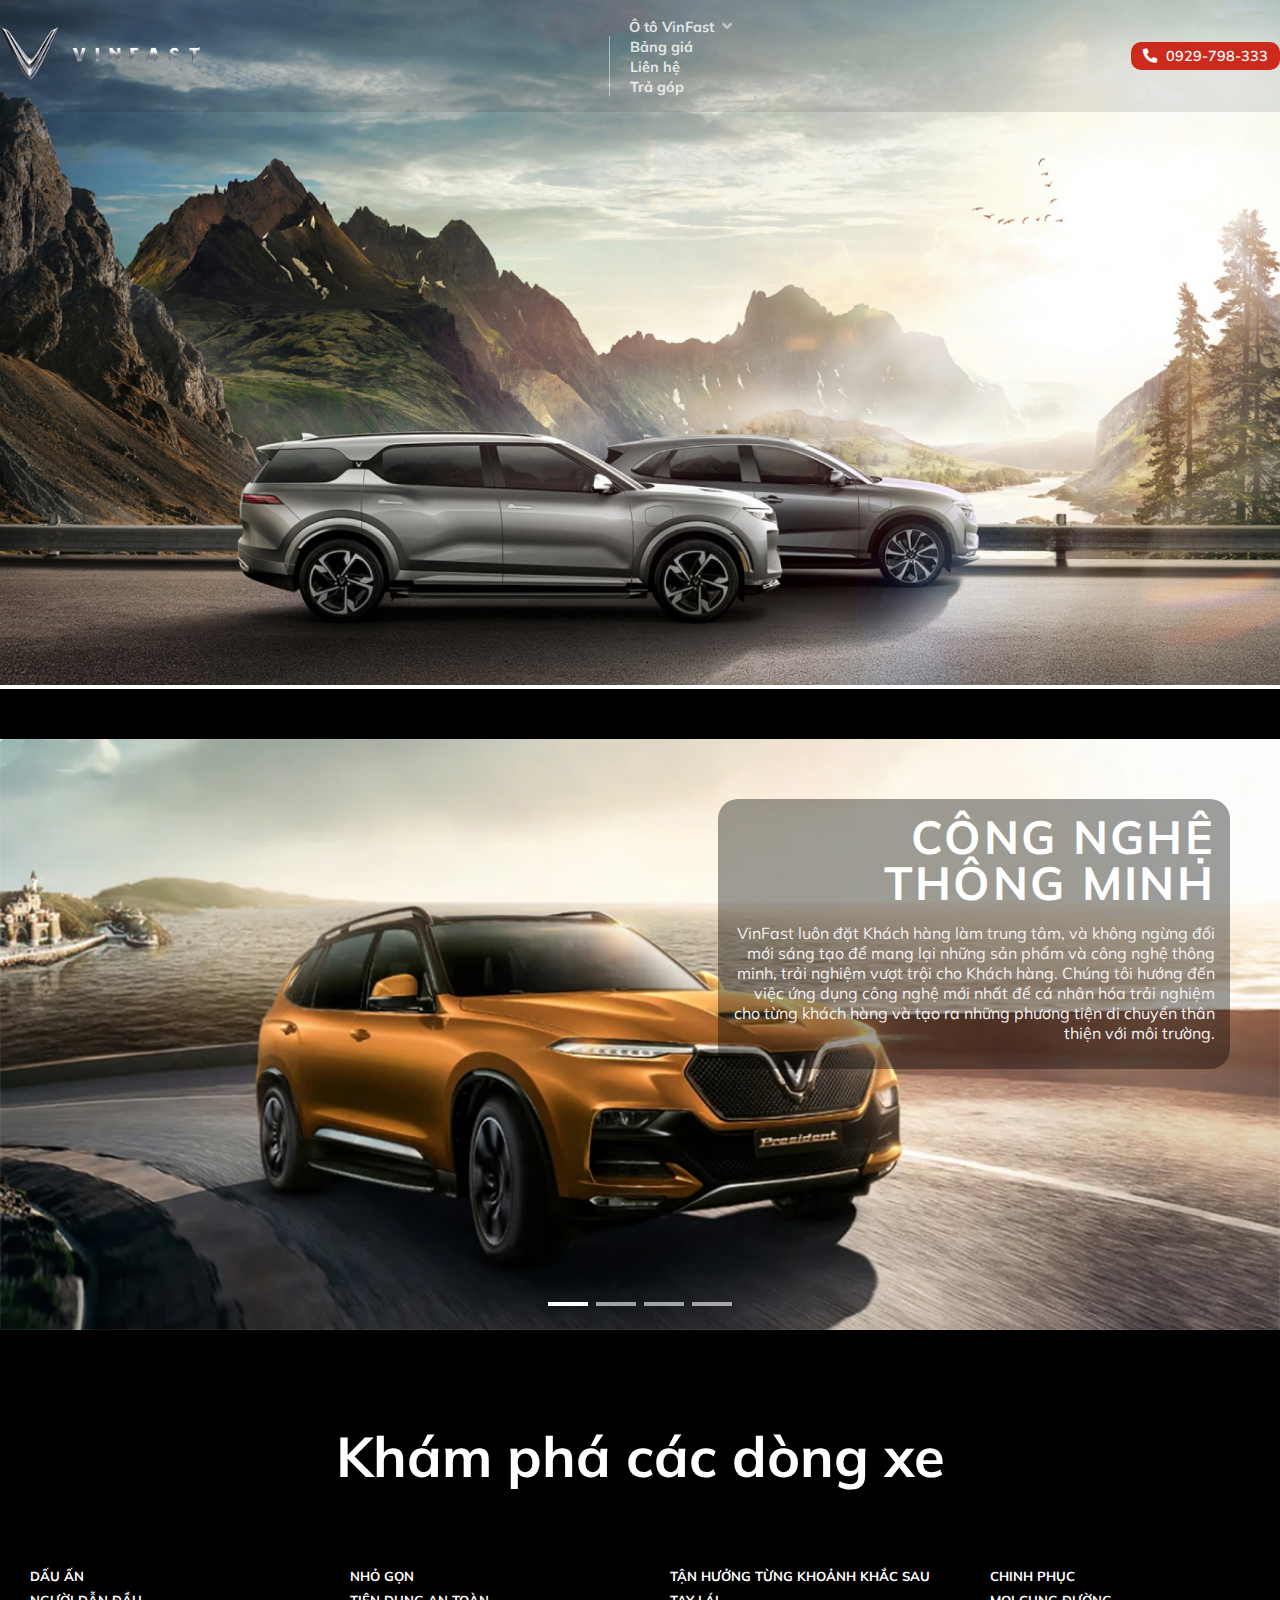
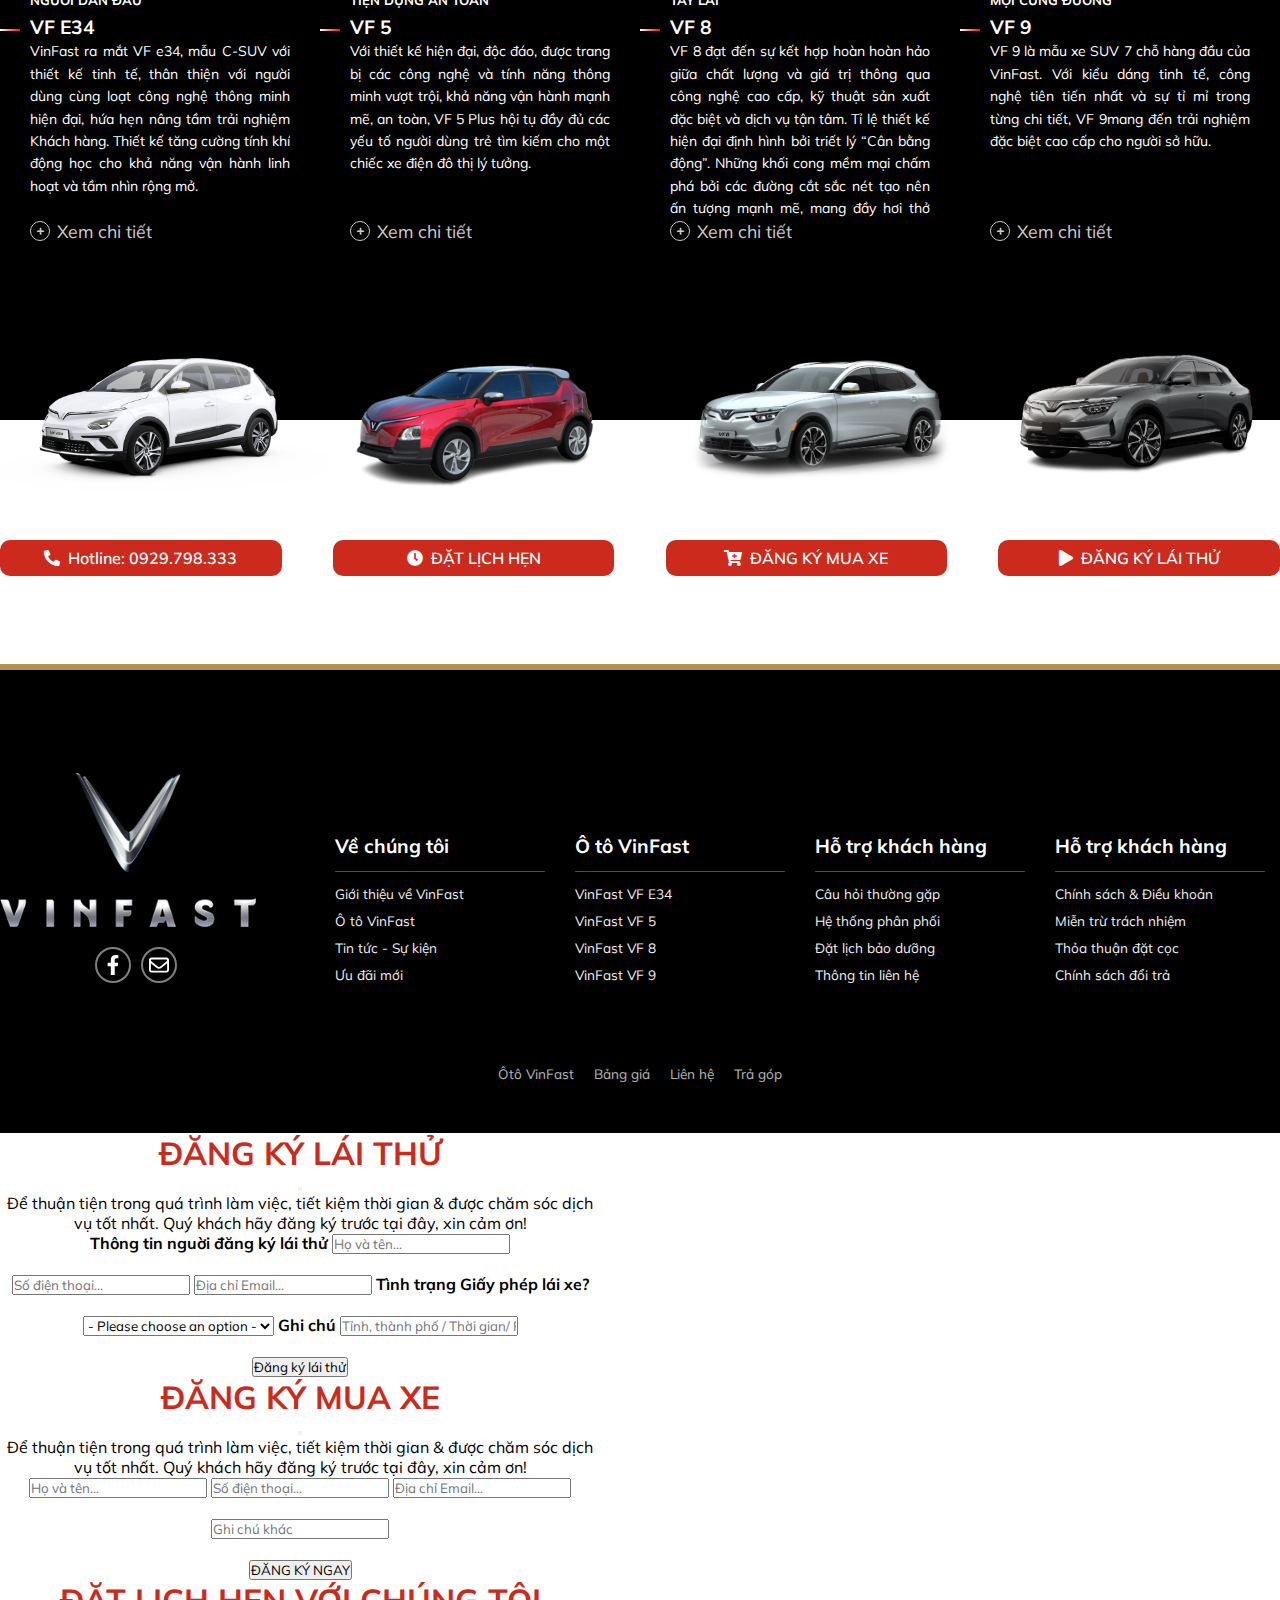
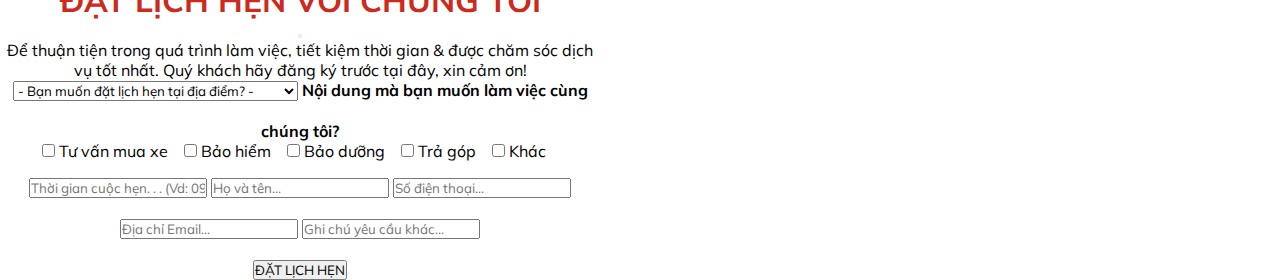
<file: index.html>
<!DOCTYPE html>
<html lang="en">

<head>
    <meta charset="UTF-8">
    <meta http-equiv="X-UA-Compatible" content="IE=edge">
    <meta name="viewport" content="width=device-width,initial-scale=1">
    <link rel="shortcut icon" type="image/x-icon" href="./images/vf.png" />
    <title>Trang chủ - Vinfast Việt Nam</title>

    <!-- Mulish font -->
    <link rel="preconnect" href="https://fonts.googleapis.com">
    <link rel="preconnect" href="https://fonts.gstatic.com" crossorigin>
    <link href="https://fonts.googleapis.com/css2?family=Mulish:wght@400;500;600;700;800&display=swap" rel="stylesheet">

    <!-- Font Awesome -->
    <link rel="stylesheet" href="https://cdnjs.cloudflare.com/ajax/libs/font-awesome/5.15.4/css/all.min.css">

    <!-- Bootstrap -->
    <link href="https://cdn.jsdelivr.net/npm/bootstrap@5.3.0-alpha1/dist/css/bootstrap.min.css" rel="stylesheet"
        integrity="sha384-GLhlTQ8iRABdZLl6O3oVMWSktQOp6b7In1Zl3/Jr59b6EGGoI1aFkw7cmDA6j6gD" crossorigin="anonymous">

    <!-- Carousel -->
    <link rel="stylesheet" href="./owlcarousel/dist/assets/owl.carousel.min.css">
    <link rel="stylesheet" href="./owlcarousel/dist/assets/owl.theme.default.min.css">

    <!-- Custom -->
    <link rel="stylesheet" href="./styles/common.css">
    <link rel="stylesheet" href="./styles/homepage.css">
</head>

<body>
    <!-- header: begin -->
    <section id="header">
        <div class="container">
            <i onclick="toggleMiniMenu()" class="fas fa-bars menu-mini-icon"></i>
            <a href="" class="logo">
                <img src="./images/logo-vinfast.png" alt="">
            </a>
            

            <ul class="navbar">
                <li class="navbar-item dropdown">
                    <a class="" href="">Ô tô VinFast</a>
                    <i class="fas fa-angle-down"></i>
                    <div class="submenu-wrap">
                        <ul class="submenu">
                            <i class="fas fa-sort-up"></i>
                            <li class="submenu-item"><a href="./VFe34">VF e34</a></li>
                            <li class="submenu-item"><a href="./VF5">VF5</a></li>
                            <li class="submenu-item"><a href="./VF8">VF8</a></li>
                            <li class="submenu-item"><a href="./VF9">VF9</a></li>
                        </ul>
                    </div>
                </li>
                <li class="navbar-item"><a href="./bang-gia">Bảng giá</a></li>
                <li class="navbar-item"><a href="./lien-he">Liên hệ</a></li>
                <li class="navbar-item"><a href="./tra-gop">Trả góp</a></li>
            </ul>

            <a class="phone" href="tel:0929798333">
                <i class="fas fa-phone-alt"></i>
                <span class="phone__number">0929-798-333</span>
            </a>

            <div class="navbar-mini-block">
                <ul class="navbar-mini">
                    <svg onclick="toggleMiniMenu()" xmlns="http://www.w3.org/2000/svg" viewBox="0 0 320 512"><!--! Font Awesome Pro 6.3.0 by @fontawesome - https://fontawesome.com License - https://fontawesome.com/license (Commercial License) Copyright 2023 Fonticons, Inc. --><path d="M310.6 150.6c12.5-12.5 12.5-32.8 0-45.3s-32.8-12.5-45.3 0L160 210.7 54.6 105.4c-12.5-12.5-32.8-12.5-45.3 0s-12.5 32.8 0 45.3L114.7 256 9.4 361.4c-12.5 12.5-12.5 32.8 0 45.3s32.8 12.5 45.3 0L160 301.3 265.4 406.6c12.5 12.5 32.8 12.5 45.3 0s12.5-32.8 0-45.3L205.3 256 310.6 150.6z"/></svg>
                    <li onclick="toggleSubmenu(this)" class="navbar-mini-item dropdown">
                        <a class="active">Ô tô VinFast</a>
                        <i class="fas fa-angle-down"></i>
                        <i class="fas fa-angle-up"></i>
                        <ul class="submenu-mini">
                            <li class="submenu-mini-item"><a href="./VFe34">VF e34</a></li>
                            <li class="submenu-mini-item"><a href="./VF5">VF5</a></li>
                            <li class="submenu-mini-item"><a href="./VF8">VF8</a></li>
                            <li class="submenu-mini-item"><a href="./VF9">VF9</a></li>
                        </ul>
                    </li>
                    <li class="navbar-mini-item"><a href="./bang-gia">Bảng giá</a></li>
                    <li class="navbar-mini-item"><a href="./lien-he">Liên hệ</a></li>
                    <li class="navbar-mini-item"><a href="./tra-gop">Trả góp</a></li>
                </ul>
    
                <div onclick="toggleMiniMenu()" class="navbar-mini-wrapper"></div>
            </div>
        </div>
    </section>
    <!-- header: end -->

    <!-- banner: begin -->
    <section id="banner">
        <img src="./images/banner.jpg" alt="">
    </section>
    <!-- banner: end -->

    <!-- slider: begin -->
    <section id="slider">
        <div class="container">
            <div class="owl-carousel owl-carousel-home">
                <div class="slider-item">
                    <div class="slider-item__img">
                        <img src="./images/slider1.jpg" alt="">
                    </div>
                    <div class="slider-item-content">
                        <h2 class="content__header"><span>CÔNG NGHỆ</span><span> THÔNG MINH</span></h2>
                        <p class="content__body">VinFast luôn đặt Khách hàng làm trung tâm, và không ngừng đổi mới sáng
                            tạo để mang lại những sản phẩm và công nghệ thông minh, trải nghiệm vượt trội cho Khách
                            hàng. Chúng tôi hướng đến việc ứng dụng công nghệ mới nhất để cá nhân hóa trải nghiệm cho
                            từng khách hàng và tạo ra những phương tiện di chuyển thân thiện với môi trường.</p>
                    </div>
                </div>
                <div class="slider-item">
                    <div class="slider-item__img">
                        <img src="./images/slider2.jpg" alt="">
                    </div>
                    <div class="slider-item-content">
                        <h2 class="content__header"><span>CHẤT LƯỢNG</span><span> XỨNG TẦM</span></h2>
                        <p class="content__body">Ứng dụng tinh hoa về hệ truyền động và khung gầm của Đức và thiết kế
                            tinh tế từ Ý, mỗi chiếc xe VinFast đều sở hữu động cơ mạnh mẽ hiệu suất cao, cảm giác lái
                            chân thực.</p>
                    </div>
                </div>
                <div class="slider-item">
                    <div class="slider-item__img">
                        <img src="./images/slider3.jpg" alt="">
                    </div>
                    <div class="slider-item-content">
                        <h2 class="content__header"><span>THIẾT KẾ</span><span> ẤN TƯỢNG</span></h2>
                        <p class="content__body">VinFast đón đầu xu hướng thiết kế trong từng sản phẩm. Ngoại hình đột
                            phá với dải đèn LED cánh chim đặc trưng cùng những đường cong tinh tế mang đến cảm giác sang
                            trọng nhưng vẫn đầy cá tính, khẳng định gu thẩm mỹ của chủ nhân.</p>
                    </div>
                </div>
                <div class="slider-item">
                    <div class="slider-item__img">
                        <img src="./images/slider4.jpg" alt="">
                    </div>
                    <div class="slider-item-content">
                        <h2 class="content__header"><span>HẬU MÃI & CSKH</span><span> ĐẲNG CẤP</span></h2>
                        <p class="content__body">Chính sách hậu mãi vượt trội, bảo hành lên tới 5 năm – dài nhất thị
                            trường, cứu hộ 24/7, giá phụ tùng rẻ nhất trong cùng phân khúc.<br />
                            VinFast là hãng xe tiên phong tại Việt Nam xây dựng mô hình O2O gồm Website thương mại điện
                            tử, showroom Vin3S trên toàn quốc tích hợp công nghệ cao mang lại trải nghiệm vượt trội cho
                            khách hàng.</p>
                    </div>
                </div>
            </div>
        </div>
    </section>
    <!-- slider: end -->

    <!-- explore: begin -->
    <section id="explore">
        <h1 class="explore__header"><span>Khám phá các dòng xe</span></h1>
        <div class="explore-body">
            <div class="explore-item explore-item--vfe34">
                <h3 class="item__header"><a href="">DẤU ẤN<br />NGƯỜI DẪN ĐẦU</a></h3>
                <h2 class="item__name"><a href="">VF E34</a></h2>
                <p class="item__description">VinFast ra mắt VF e34, mẫu C-SUV với thiết kế tinh tế, thân thiện với người
                    dùng cùng loạt công nghệ thông minh hiện đại, hứa hẹn nâng tầm trải nghiệm Khách hàng. Thiết kế tăng
                    cường tính khí động học cho khả năng vận hành linh hoạt và tầm nhìn rộng mở.</p>
                <a href="./VFe34" class="item__view-details">
                    <i class="fa fa-plus"></i>
                    <span>Xem chi tiết</span>
                </a>
                <a href=""><img src="./images/VFe34.png" alt="" class="item__img"></a>
            </div>

            <div class="explore-item explore-item--vf5">
                <h3 class="item__header"><a href="">NHỎ GỌN<br />TIỆN DỤNG AN TOÀN</a></h3>
                <h2 class="item__name"><a href="">VF 5</a></h2>
                <p class="item__description">Với thiết kế hiện đại, độc đáo, được trang bị các công nghệ và tính năng
                    thông minh vượt trội, khả năng vận hành mạnh mẽ, an toàn, VF 5 Plus hội tụ đầy đủ các yếu tố người
                    dùng trẻ tìm kiếm cho một chiếc xe điện đô thị lý tưởng.</p>
                <a href="" class="item__view-details">
                    <i class="fa fa-plus"></i>
                    <span>Xem chi tiết</span>
                </a>
                <a href="./VF5"><img src="./images/vinfast-vf5-2tt-removebg.png" alt="" class="item__img"></a>
            </div>

            <div class="explore-item explore-item--vf8">
                <h3 class="item__header"><a href="">TẬN HƯỞNG TỪNG KHOẢNH KHẮC SAU TAY LÁI</a></h3>
                <h2 class="item__name"><a href="">VF 8</a></h2>
                <p class="item__description">VF 8 đạt đến sự kết hợp hoàn hoàn hảo giữa chất lượng và giá trị thông qua
                    công nghệ cao cấp, kỹ thuật sản xuất đặc biệt và dịch vụ tận tâm. Tỉ lệ thiết kế hiện đại định hình
                    bởi triết lý “Cân bằng động”. Những khối cong mềm mại chấm phá bởi các đường cắt sắc nét tạo nên ấn
                    tượng mạnh mẽ, mang đầy hơi thở của tương lai.</p>
                <a href="" class="item__view-details">
                    <i class="fa fa-plus"></i>
                    <span>Xem chi tiết</span>
                </a>
                <a href="./VF8"><img src="./images/VF8.webp" alt="" class="item__img"></a>
            </div>

            <div class="explore-item explore-item--vf9">
                <h3 class="item__header"><a href="">CHINH PHỤC <br />MỌI CUNG ĐƯỜNG</a></h3>
                <h2 class="item__name"><a href="">VF 9</a></h2>
                <p class="item__description">VF 9 là mẫu xe SUV 7 chỗ hàng đầu của VinFast. Với kiểu dáng tinh tế, công
                    nghệ tiên tiến nhất và sự tỉ mỉ trong từng chi tiết, VF 9mang đến trải nghiệm đặc biệt cao cấp cho
                    người sở hữu.</p>
                <a href="" class="item__view-details">
                    <i class="fa fa-plus"></i>
                    <span>Xem chi tiết</span>
                </a>
                <a href="./VF9"><img src="./images/VF9.png" alt="" class="item__img"></a>
            </div>
        </div>
    </section>
    <!-- explore: end -->

    <!-- contact: begin -->
    <section id="contact-form">
        <div class="container">
            <a href="tel:0929798333" class="contact-item">
                <i class="fas fa-phone-alt"></i>
                <span>Hotline: 0929.798.333</span>
            </a>
            <a data-bs-toggle="modal" data-bs-target="#bookingModal" class="contact-item">
                <i class="fas fa-clock"></i>
                <span>ĐẶT LỊCH HẸN</span>
            </a>
            <a data-bs-toggle="modal" data-bs-target="#buyModal" class="contact-item">
                <i class="fas fa-cart-plus"></i>
                <span>ĐĂNG KÝ MUA XE</span>
            </a>
            <a data-bs-toggle="modal" data-bs-target="#registerModal" class="contact-item">
                <i class="fas fa-play"></i>
                <span>ĐĂNG KÝ LÁI THỬ</span>
            </a>
        </div>
    </section>
    <!-- contact: end -->

    <!-- footer: begin -->
    <section id="footer">
        <div class="container">
            <div class="footer-menu">
                <div class="footer-left">
                    <div class="footer__logo">
                        <img class="logo__vin" src="./images/vf.png" alt="">
                        <img class="logo__txt" src="./images/vinfast.png" alt="">
                    </div>
                    <div class="footer-socials">
                        <a class="facebook__icon" href="https://www.facebook.com/VinFastPhamHung?mibextid=LQQJ4d">
                            <svg xmlns="http://www.w3.org/2000/svg"
                                viewBox="0 0 320 512"><!--! Font Awesome Pro 6.3.0 by @fontawesome - https://fontawesome.com License - https://fontawesome.com/license (Commercial License) Copyright 2023 Fonticons, Inc. -->
                                <path
                                    d="M279.14 288l14.22-92.66h-88.91v-60.13c0-25.35 12.42-50.06 52.24-50.06h40.42V6.26S260.43 0 225.36 0c-73.22 0-121.08 44.38-121.08 124.72v70.62H22.89V288h81.39v224h100.17V288z" />
                            </svg>
                        </a>
                        <a class="mail__icon" href="mailto:Nhabui1994@gmail.com">
                            <svg xmlns="http://www.w3.org/2000/svg"
                                viewBox="0 0 512 512"><!--! Font Awesome Pro 6.3.0 by @fontawesome - https://fontawesome.com License - https://fontawesome.com/license (Commercial License) Copyright 2023 Fonticons, Inc. -->
                                <path
                                    d="M64 112c-8.8 0-16 7.2-16 16v22.1L220.5 291.7c20.7 17 50.4 17 71.1 0L464 150.1V128c0-8.8-7.2-16-16-16H64zM48 212.2V384c0 8.8 7.2 16 16 16H448c8.8 0 16-7.2 16-16V212.2L322 328.8c-38.4 31.5-93.7 31.5-132 0L48 212.2zM0 128C0 92.7 28.7 64 64 64H448c35.3 0 64 28.7 64 64V384c0 35.3-28.7 64-64 64H64c-35.3 0-64-28.7-64-64V128z" />
                            </svg></a>
                    </div>
                </div>
                <div class="footer-right">
                    <div class="footer-block">
                        <h4 class="item-header">Về chúng tôi</h4>
                        <ul class="item-list">
                            <li class="item-list__txt"><a href="https://vinfastauto.com/vn_vi/ve-chung-toi">Giới thiệu về VinFast</a></li>
                            <li class="item-list__txt"><a href="">Ô tô VinFast</a></li>
                            <li class="item-list__txt"><a href="https://vinfast.vn/category/tin-vinfast/">Tin tức - Sự kiện</a></li>
                            <li class="item-list__txt"><a href="./bang-gia">Ưu đãi mới</a></li>
                        </ul>
                    </div>

                    <div class="footer-block">
                        <h4 class="item-header">Ô tô VinFast</h4>
                        <ul class="item-list">
                            <li class="item-list__txt"><a href="./VFe34">VinFast VF E34</a></li>
                            <li class="item-list__txt"><a href="./VF5">VinFast VF 5</a></li>
                            <li class="item-list__txt"><a href="./VF8">VinFast VF 8</a></li>
                            <li class="item-list__txt"><a href="./VF9">VinFast VF 9</a></li>
                        </ul>
                    </div>

                    <div class="footer-block">
                        <h4 class="item-header">Hỗ trợ khách hàng</h4>
                        <ul class="item-list">
                            <li class="item-list__txt">Câu hỏi thường gặp</li>
                            <li class="item-list__txt">Hệ thống phân phối</li>
                            <li class="item-list__txt">Đặt lịch bảo dưỡng</li>
                            <li class="item-list__txt"><a href="./lien-he">Thông tin liên hệ</a></li>
                        </ul>
                    </div>

                    <div class="footer-block">
                        <h4 class="item-header">Hỗ trợ khách hàng</h4>
                        <ul class="item-list">
                            <li class="item-list__txt">Chính sách & Điều khoản</li>
                            <li class="item-list__txt">Miễn trừ trách nhiệm</li>
                            <li class="item-list__txt">Thỏa thuận đặt cọc</li>
                            <li class="item-list__txt">Chính sách đổi trả</li>
                        </ul>
                    </div>
                </div>
            </div>
            <ul class="footer-navbar">
                <li class="footer-navbar__item"><a href="./trang-chu">Ôtô VinFast</a></li>
                <li class="footer-navbar__item"><a href="./bang-gia">Bảng giá</a></li>
                <li class="footer-navbar__item"><a href="./lien-he">Liên hệ</a></li>
                <li class="footer-navbar__item"><a href="./tra-gop">Trả góp</a></li>
              </ul>
        </div>
    </section>
    <!-- footer:end -->

    <!-- modal dang ky lai thu: begin -->
  <div class="modal fade" id="registerModal" tabindex="-1" aria-labelledby="registerModalLabel" aria-hidden="true">
    <div class="modal-dialog">
      <div class="modal-content">
        <form id="registerForm" onsubmit="submitRegisterForm(event)">
        <div class="modal-header">
          <h1 class="modal-title fs-5" id="registerModalLabel">ĐĂNG KÝ LÁI THỬ</h1>
          <button type="button" class="btn-close" data-bs-dismiss="modal" aria-label="Close"></button>
        </div>
        <div class="modal-body">
            <p>Để thuận tiện trong quá trình làm việc, tiết kiệm thời gian & được chăm sóc dịch vụ tốt nhất. Quý khách hãy đăng ký trước tại đây, xin cảm ơn!</p>
            <label for="">Thông tin nguời đăng ký lái thử</label>
            <input class="form-control" type="text" id="registerNname" name="registerNname" placeholder="Họ và tên..." required>
            <input class="form-control" type="number" id="registerPhone" name="registerPhone" placeholder="Số điện thoại..." required>
            <input class="form-control" type="email" id="registerEmail" name="registerEmail" placeholder="Địa chỉ Email..." required>

            <label for="">Tình trạng Giấy phép lái xe?</label>
            <select class="form-select" id="license" name="license">
              <option value="type">- Please choose an option  -</option>
              <option value="Đã có Giấy phép lái xe">Đã có</option>
              <option value="Chưa có Giấy phép lái xe">Chưa có</option>
              <option value="Đang trong quá trình học">Đang trong quá trình học</option>
              <option value="Khác">Khác...</option>
            </select>

            <label for="">Ghi chú</label>
            <input class="form-control" type="text" id="registerNote" name="registerNote" placeholder="Tỉnh, thành phố / Thời gian/ Phiên bản xe...">
            <p class="noti success" style="color: #cb2a1d; font-weight: 700;"></p>

        </div>
        <div class="modal-footer">
          <button type="submit" class="btn btn-danger">Đăng ký lái thử</button>
        </div>
      </form>
      </div>
    </div>
  </div>
  <!-- modal dang ky lai thu: end -->

  <!-- modal dang ky mua xe: begin -->
  <div class="modal fade" id="buyModal" tabindex="-1" aria-labelledby="buyModalLabel" aria-hidden="true">
    <div class="modal-dialog">
      <div class="modal-content">
        <form id="buyForm" onsubmit="submitBuyForm(event)">
          <div class="modal-header">
            <h1 class="modal-title fs-5" id="buyModalLabel">ĐĂNG KÝ MUA XE</h1>
            <button type="button" class="btn-close" data-bs-dismiss="modal" aria-label="Close"></button>
          </div>
          <div class="modal-body">
              <p>Để thuận tiện trong quá trình làm việc, tiết kiệm thời gian & được chăm sóc dịch vụ tốt nhất. Quý khách hãy đăng ký trước tại đây, xin cảm ơn!</p>
              <input class="form-control" type="text" id="buyName" name="buyName" placeholder="Họ và tên..." required>
              <input class="form-control" type="number" id="buyPhone" name="buyPhone" placeholder="Số điện thoại..." required>
              <input class="form-control" type="email" id="buyEmail" name="buyEmail" placeholder="Địa chỉ Email..." required>
              <input class="form-control" type="text" id="buyNote" name="buyNote" placeholder="Ghi chú khác">
              <p class="noti success" style="color: #cb2a1d; font-weight: 700;"></p>

          </div>
          <div class="modal-footer">
            <button type="submit" class="btn btn-danger">ĐĂNG KÝ NGAY</button>
          </div>
        </form>
      </div>
    </div>
  </div>
  <!-- modal dang ky mua xe: end -->

  <!-- modal dat lich hen: begin -->
  <div class="modal fade" id="bookingModal" tabindex="-1" aria-labelledby="bookingModalLabel" aria-hidden="true">
    <div class="modal-dialog">
      <div class="modal-content">
        <form id="bookingForm" onsubmit="submitBookingForm(event)">
          <div class="modal-header">
            <h1 class="modal-title fs-5" id="bookingModalLabel">ĐẶT LỊCH HẸN VỚI CHÚNG TÔI</h1>
            <button type="button" class="btn-close" data-bs-dismiss="modal" aria-label="Close"></button>
          </div>
          <div class="modal-body">
              <p>Để thuận tiện trong quá trình làm việc, tiết kiệm thời gian & được chăm sóc dịch vụ tốt nhất. Quý khách hãy đăng ký trước tại đây, xin cảm ơn!</p>

              <select class="form-select mt-3" id="place" name="place">
                <option value="">- Bạn muốn đặt lịch hẹn tại địa điểm? -</option>
                <option value="Showroom của chúng tôi">Showroom của chúng tôi</option>
                <option value="Tại nhà riêng của bạn">Tại nhà riêng của bạn</option>
                <option value="Chỉ đặt lịch hẹn tư vấn trước qua điện thoại">Chỉ đặt lịch hẹn tư vấn trước qua điện thoại</option>
              </select>

              <label class="mt-3" for="">Nội dung mà bạn muốn làm việc cùng chúng tôi?</label>
              <div class="booking-check d-flex flex-wrap">
                <div class="form-check">
                  <input class="form-check-input" type="checkbox" value="Tư vấn mua xe" id="check-0">
                  <label class="form-check-label" for="check-0">
                    Tư vấn mua xe
                  </label>
                </div>
                <div class="form-check">
                  <input class="form-check-input" type="checkbox" value="Bảo hiểm" id="check-1">
                  <label class="form-check-label" for="check-1">
                    Bảo hiểm
                  </label>
                </div>
                <div class="form-check">
                  <input class="form-check-input" type="checkbox" value="Bảo dưỡng" id="check-2">
                  <label class="form-check-label" for="check-2">
                    Bảo dưỡng
                  </label>
                </div>
                <div class="form-check">
                  <input class="form-check-input" type="checkbox" value="Trả góp" id="check-3">
                  <label class="form-check-label" for="check-3">
                    Trả góp
                  </label>
                </div>
                <div class="form-check">
                  <input class="form-check-input" type="checkbox" value="Khác" id="check-4">
                  <label class="form-check-label" for="check-4">
                    Khác
                  </label>
                </div>
              </div>

              <input class="form-control mt-3" type="text" id="time" name="time" placeholder="Thời gian cuộc hẹn. . . (Vd: 09h sáng 01/01/2021)" required>
              <input class="form-control" type="text" id="bookingName" name="bookingName" placeholder="Họ và tên..." required>
              <input class="form-control" type="number" id="bookingPhone" name="bookingPhone" placeholder="Số điện thoại..." required>
              <input class="form-control" type="email" id="bookingEmail" name="bookingEmail" placeholder="Địa chỉ Email..." required>
              <input class="form-control" type="text" id="bookingNote" name="bookingNote" placeholder="Ghi chú yêu cầu khác...">
              <p class="noti success" style="color: #cb2a1d; font-weight: 700;"></p>
          </div>
          <div class="modal-footer">
            <button type="" class="btn btn-danger">ĐẶT LỊCH HẸN</button>
          </div>
        </form>
      </div>
    </div>
  </div>
  <!-- modal dat lich hen: end -->

    <script src="https://code.jquery.com/jquery-3.4.1.min.js"></script>
    <script src="./owlcarousel/dist/owl.carousel.min.js"></script>

    <script src="https://cdn.jsdelivr.net/npm/bootstrap@5.3.0-alpha1/dist/js/bootstrap.bundle.min.js"
        integrity="sha384-w76AqPfDkMBDXo30jS1Sgez6pr3x5MlQ1ZAGC+nuZB+EYdgRZgiwxhTBTkF7CXvN"
        crossorigin="anonymous"></script>
    <script src="https://cdn.jsdelivr.net/npm/@popperjs/core@2.11.6/dist/umd/popper.min.js"
        integrity="sha384-oBqDVmMz9ATKxIep9tiCxS/Z9fNfEXiDAYTujMAeBAsjFuCZSmKbSSUnQlmh/jp3"
        crossorigin="anonymous"></script>
    <script src="https://cdn.jsdelivr.net/npm/bootstrap@5.3.0-alpha1/dist/js/bootstrap.min.js"
        integrity="sha384-mQ93GR66B00ZXjt0YO5KlohRA5SY2XofN4zfuZxLkoj1gXtW8ANNCe9d5Y3eG5eD"
        crossorigin="anonymous"></script>
    <script src="./js/main.js"></script>
    <script src="./js/CommonForm.js"></script>
</body>

</html>
</file>
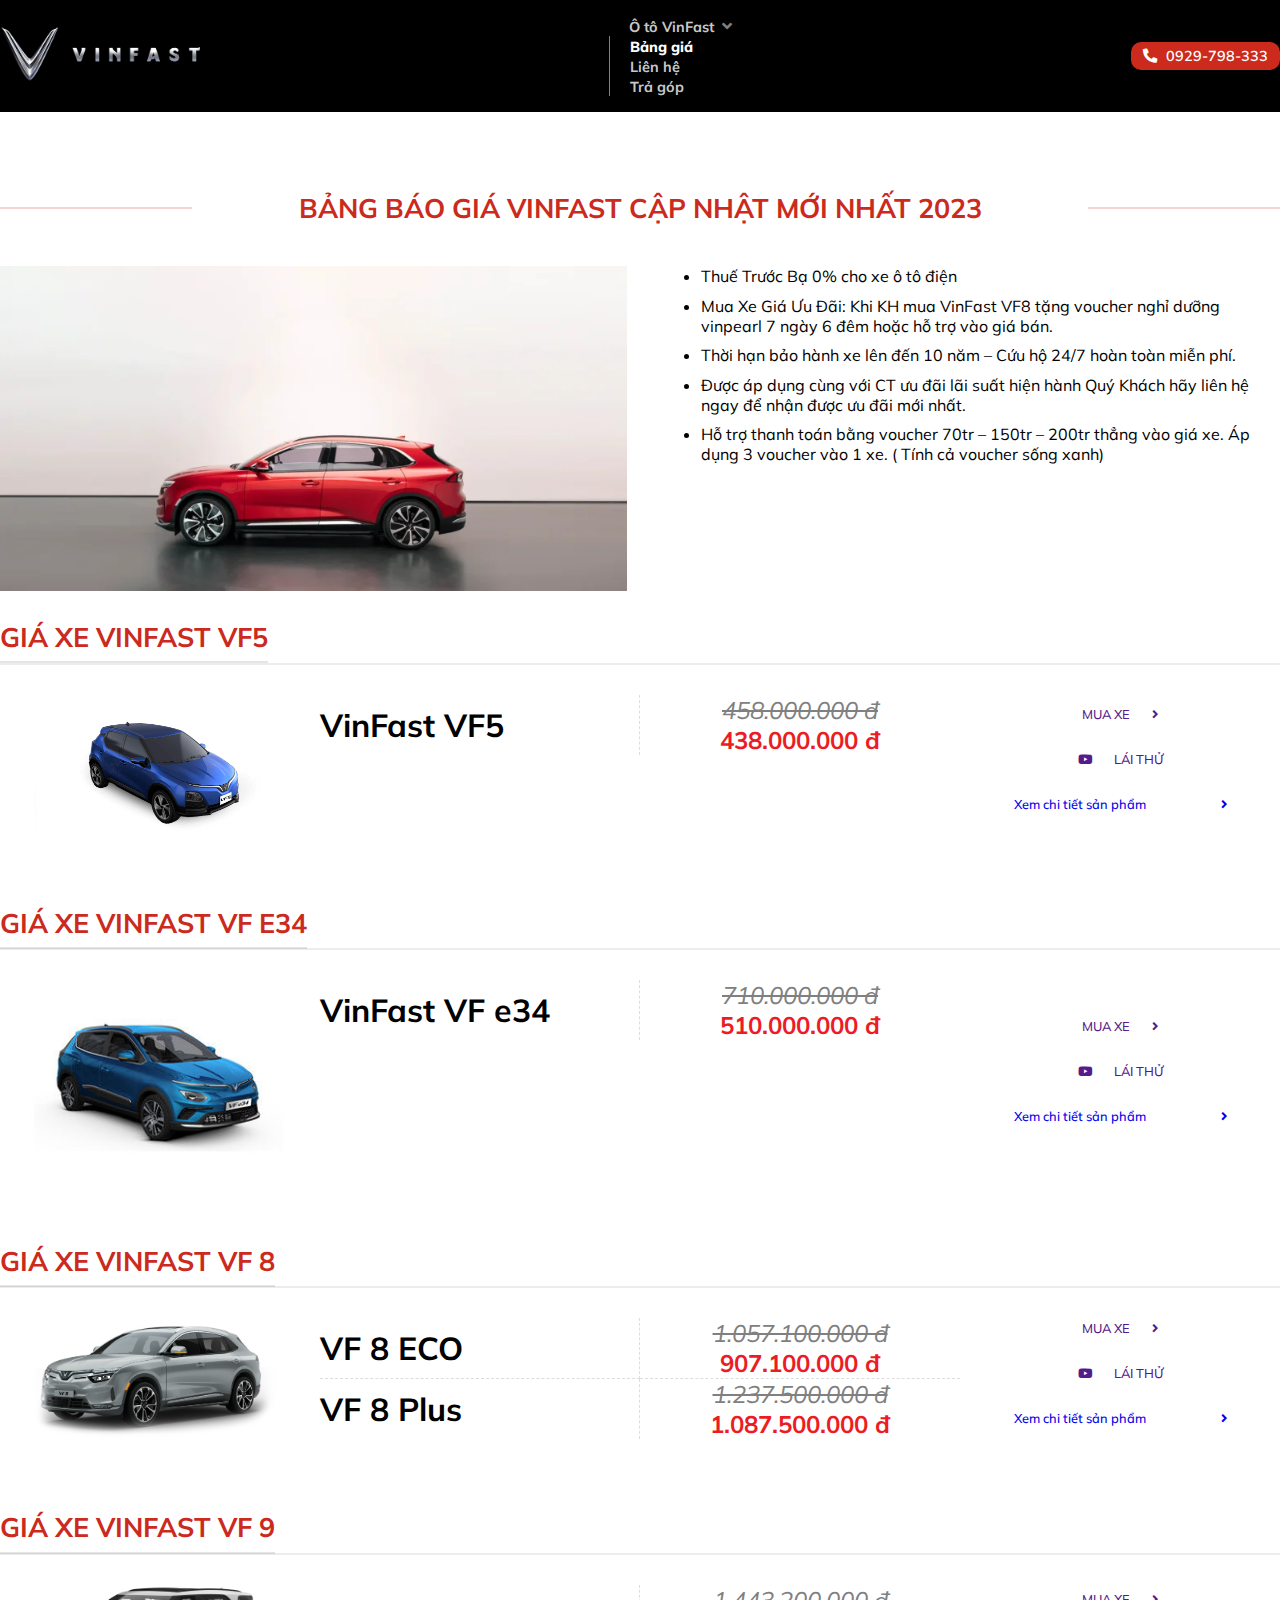
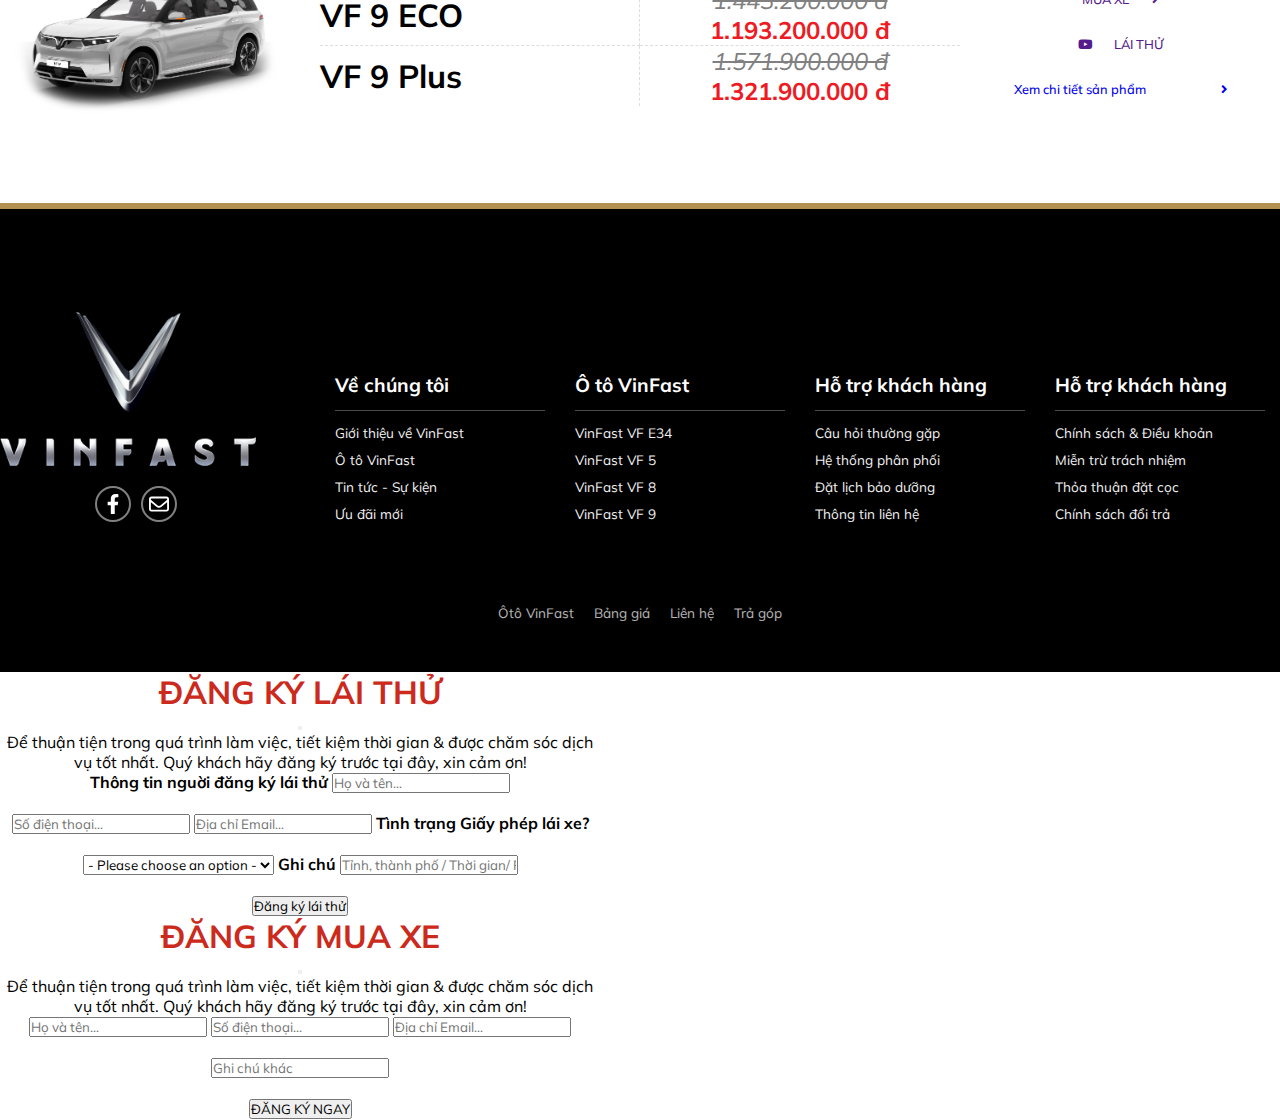
<file: bang-gia.html>
<!DOCTYPE html>
<html lang="en">

<head>
		<meta charset="UTF-8">
		<meta http-equiv="X-UA-Compatible" content="IE=edge">
		<meta name="viewport" content="width=device-width,initial-scale=1">
    	<link rel="shortcut icon" type="image/x-icon" href="./images/vf.png" />
		<title>Bảng giá - Vinfast Việt Nam</title>

		<!-- Mulish font -->
		<link rel="preconnect" href="https://fonts.googleapis.com">
		<link rel="preconnect" href="https://fonts.gstatic.com" crossorigin>
		<link href="https://fonts.googleapis.com/css2?family=Mulish:wght@400;500;600;700;800&display=swap" rel="stylesheet">

		<!-- Font Awesome -->
		<link rel="stylesheet" href="https://cdnjs.cloudflare.com/ajax/libs/font-awesome/5.15.4/css/all.min.css">

		<!-- Bootstrap -->
		<link href="https://cdn.jsdelivr.net/npm/bootstrap@5.3.0-alpha1/dist/css/bootstrap.min.css" rel="stylesheet"
				integrity="sha384-GLhlTQ8iRABdZLl6O3oVMWSktQOp6b7In1Zl3/Jr59b6EGGoI1aFkw7cmDA6j6gD" crossorigin="anonymous">

		<!-- Custom -->
        <link rel="stylesheet" href="styles/common.css">
		<link rel="stylesheet" href="styles/priceList.css">
		<!-- <link rel="stylesheet" href="styles/lienhe.css"> -->
</head>

<body>
		<!-- header: begin -->
		<section id="header">
			<div class="container">
				<i onclick="toggleMiniMenu()" class="fas fa-bars menu-mini-icon"></i>
				<a href="./trang-chu" class="logo">
					<img src="./images/logo-vinfast.png" alt="">
				</a>
	
				<ul class="navbar">
					<li class="navbar-item dropdown">
						<a class="" href="">Ô tô VinFast</a>
						<i class="fas fa-angle-down"></i>
						<div class="submenu-wrap">
							<ul class="submenu">
								<i class="fas fa-sort-up"></i>
								<li class="submenu-item"><a href="./VFe34">VF e34</a></li>
								<li class="submenu-item"><a href="./VF5">VF5</a></li>
								<li class="submenu-item"><a href="./VF8">VF8</a></li>
								<li class="submenu-item"><a href="./VF9">VF9</a></li>
							</ul>
						</div>
					</li>
					<li class="navbar-item"><a class="active" href="">Bảng giá</a></li>
					<li class="navbar-item"><a href="./lien-he">Liên hệ</a></li>
					<li class="navbar-item"><a href="./tra-gop">Trả góp</a></li>
				</ul>
	
				<a class="phone" href="tel:0929798333">
					<i class="fas fa-phone-alt"></i>
					<span class="phone__number">0929-798-333</span>
				</a>
	
				<div class="navbar-mini-block">
					<ul class="navbar-mini">
						<svg onclick="toggleMiniMenu()" xmlns="http://www.w3.org/2000/svg" viewBox="0 0 320 512"><!--! Font Awesome Pro 6.3.0 by @fontawesome - https://fontawesome.com License - https://fontawesome.com/license (Commercial License) Copyright 2023 Fonticons, Inc. --><path d="M310.6 150.6c12.5-12.5 12.5-32.8 0-45.3s-32.8-12.5-45.3 0L160 210.7 54.6 105.4c-12.5-12.5-32.8-12.5-45.3 0s-12.5 32.8 0 45.3L114.7 256 9.4 361.4c-12.5 12.5-12.5 32.8 0 45.3s32.8 12.5 45.3 0L160 301.3 265.4 406.6c12.5 12.5 32.8 12.5 45.3 0s12.5-32.8 0-45.3L205.3 256 310.6 150.6z"/></svg>
						<li onclick="toggleSubmenu(this)" class="navbar-mini-item dropdown">
							<a class="active">Ô tô VinFast</a>
							<i class="fas fa-angle-down"></i>
							<i class="fas fa-angle-up"></i>
							<ul class="submenu-mini">
								<li class="submenu-mini-item"><a href="./VFe34">VF e34</a></li>
								<li class="submenu-mini-item"><a href="./VF5">VF5</a></li>
								<li class="submenu-mini-item"><a href="./VF8">VF8</a></li>
								<li class="submenu-mini-item"><a href="./VF9">VF9</a></li>
							</ul>
						</li>
						<li class="navbar-mini-item active"><a href="">Bảng giá</a></li>
						<li class="navbar-mini-item"><a href="./lien-he">Liên hệ</a></li>
						<li class="navbar-mini-item"><a href="./tra-gop">Trả góp</a></li>
					</ul>
		
					<div onclick="toggleMiniMenu()" class="navbar-mini-wrapper"></div>
				</div>
			</div>
		</section>
		<!-- header: end -->

		<!-- last update: begin -->
		<section id="update">
				<div class="container">
						<div class="price">
							<h1 class="price-title"><span>BẢNG BÁO GIÁ VINFAST CẬP NHẬT MỚI NHẤT 2023</span></h1>
								<div class="price-content">
									<div class="price-image">
										<img src="./images/img-top-768x398.webp" alt="" class="img">
									</div>
									<ul class="price-list">
										<li class="price-items">Thuế Trước Bạ 0% cho xe ô tô điện</li>
										<li class="price-items">Mua Xe Giá Ưu Đãi: Khi KH mua VinFast VF8 tặng voucher nghỉ dưỡng vinpearl 7 ngày 6 đêm hoặc hỗ trợ vào giá bán.</li>
										<li class="price-items">Thời hạn bảo hành xe lên đến 10 năm – Cứu hộ 24/7 hoàn toàn miễn phí.</li>
										<li class="price-items">Được áp dụng cùng với CT ưu đãi lãi suất hiện hành Quý Khách hãy liên hệ ngay để nhận được ưu đãi mới nhất.</li>
										<li class="price-items">Hỗ trợ thanh toán bằng voucher 70tr – 150tr – 200tr thẳng vào giá xe. Áp dụng 3 voucher vào 1 xe. ( Tính cả voucher sống xanh)</li>
									</ul>
								</div>
						</div>
				</div>
		</section>
		<!-- last update: end -->

		<!-- carVF5: begin -->
		<section id="carVF5">
			<div class="container">
				<h3 class="section-title"><span>GIÁ XE VINFAST VF5</span></h3>
				<div class="carVF8-holder">
					<div class="carVF8-img">
						<img src="./images/vf5-1.png" alt="">
					</div>
					<div class="carVF8-info">
						<div class="information">
							<div class="information-car">
								<strong class="car-name car-name--bottom">VinFast VF5</strong>
								<div class="information-price information-price--botom">
									<p class="sale-price">458.000.000 đ</p>
									<p class="og-price">438.000.000 đ</p>
								</div>
							</div>
						</div>
					</div>
					<div class="car-btn">
						<a class="btn btn-danger buy" href="" data-bs-toggle="modal" data-bs-target="#buyModal"><span>Mua Xe</span><i class="fas fa-angle-right"></i></a>
						<a class="btn btn-success try" href="" data-bs-toggle="modal" data-bs-target="#registerModal" ><i class="fab fa-youtube"></i><span>Lái Thử</span></a>
						<a class="btn btn-outline-dark view" href="./VF5">Xem chi tiết sản phẩm<i class="fas fa-angle-right"></i></a>
					</div>
				</div>
			</div>
		</section>
		<!-- carVF5: end -->

		<!-- carVF34: begin -->
		<section id="carVF34">
				<div class="container">
					<h3 class="section-title"><span>GIÁ XE VINFAST VF E34</span></h3>
					<div class="carVF8-holder">
						<div class="carVF8-img">
							<img src="./images/vinfast-vf-e34.jpg" alt="">
						</div>
						<div class="carVF8-info">
							<div class="information">
								<div class="information-car">
									<strong class="car-name car-name--bottom">VinFast VF e34</strong>
									<div class="information-price information-price--botom">
										<p class="sale-price">710.000.000 đ</p>
										<p class="og-price">510.000.000 đ</p>
									</div>
								</div>
							</div>
						</div>
						<div class="car-btn">
							<a class="btn btn-danger buy" href="" data-bs-toggle="modal" data-bs-target="#buyModal"><span>Mua Xe</span><i class="fas fa-angle-right"></i></a>
							<a class="btn btn-success try" href="" data-bs-toggle="modal" data-bs-target="#registerModal" ><i class="fab fa-youtube"></i><span>Lái Thử</span></a>
							<a class="btn btn-outline-dark view" href="./VFe34">Xem chi tiết sản phẩm<i class="fas fa-angle-right"></i></a>
						</div>
					</div>
				</div>
		</section>
		<!-- carVF34: end -->

		<!-- carVF8: begin -->
		<section id="carVF8">
			<div class="container">
				<h3 class="section-title"><span>GIÁ XE VINFAST VF 8</span></h3>
				<div class="carVF8-holder">
					<div class="carVF8-img">
						<img src="./images/vf8-2.webp" alt="">
					</div>
					<div class="carVF8-info">
						<div class="information">
							<div class="information-car">
								<strong class="car-name">VF 8 ECO</strong>
								<div class="information-price">
									<p class="sale-price">1.057.100.000 đ</p>
									<p class="og-price">907.100.000 đ</p>
								</div>
							</div>
							<div class="information-car">
								<strong class="car-name car-name--bottom">VF 8 Plus</strong>
								<div class="information-price information-price--botom">
									<p class="sale-price">1.237.500.000 đ</p>
									<p class="og-price">1.087.500.000 đ</p>
								</div>
							</div>
						</div>
					</div>
					<div class="car-btn">
						<a class="btn btn-danger buy" href="" data-bs-toggle="modal" data-bs-target="#buyModal"><span>Mua Xe</span><i class="fas fa-angle-right"></i></a>
						<a class="btn btn-success try" href="" data-bs-toggle="modal" data-bs-target="#registerModal" ><i class="fab fa-youtube"></i><span>Lái Thử</span></a>
						<a class="btn btn-outline-dark view" href="./VF8">Xem chi tiết sản phẩm<i class="fas fa-angle-right"></i></a>
					</div>
				</div>
			</div>
		</section>
		<!-- carVF8: end -->

		<!-- carVF9: begin -->
		<section id="carVF9">
			<div class="container">
				<h3 class="section-title"><span>GIÁ XE VINFAST VF 9</span></h3>
				<div class="carVF8-holder">
					<div class="carVF8-img">
						<img src="./images/vf9-1.webp" alt="">
					</div>
					<div class="carVF8-info">
						<div class="information">
							<div class="information-car">
								<strong class="car-name">VF 9 ECO</strong>
								<div class="information-price">
									<p class="sale-price">1.443.200.000 đ</p>
									<p class="og-price">1.193.200.000 đ</p>
								</div>
							</div>
							<div class="information-car">
								<strong class="car-name car-name--bottom">VF 9 Plus</strong>
								<div class="information-price information-price--botom">
									<p class="sale-price">1.571.900.000 đ</p>
									<p class="og-price">1.321.900.000 đ</p>
								</div>
							</div>
						</div>
					</div>
					<div class="car-btn">
						<a class="btn btn-danger buy" href="" data-bs-toggle="modal" data-bs-target="#buyModal"><span>Mua Xe</span><i class="fas fa-angle-right"></i></a>
						<a class="btn btn-success try" href="" data-bs-toggle="modal" data-bs-target="#registerModal" ><i class="fab fa-youtube"></i><span>Lái Thử</span></a>
						<a class="btn btn-outline-dark view" href="./VF9">Xem chi tiết sản phẩm<i class="fas fa-angle-right"></i></a>
					</div>
				</div>
			</div>
		</section>
		<!-- carVF8: end -->

		<!-- footer: begin -->
        <section id="footer">
            <div class="container">
              <div class="footer-menu">
                <div class="footer-left">
                  <div class="footer__logo">
                    <img class="logo__vin" src="./images/vf.png" alt="" />
                    <img class="logo__txt" src="./images/vinfast.png" alt="" />
                  </div>
                  <div class="footer-socials">
                    <a class="facebook__icon" href="https://www.facebook.com/VinFastPhamHung?mibextid=LQQJ4d">
                      <svg xmlns="http://www.w3.org/2000/svg" viewBox="0 0 320 512">
                        <path
                          d="M279.14 288l14.22-92.66h-88.91v-60.13c0-25.35 12.42-50.06 52.24-50.06h40.42V6.26S260.43 0 225.36 0c-73.22 0-121.08 44.38-121.08 124.72v70.62H22.89V288h81.39v224h100.17V288z"
                        />
                      </svg>
                    </a>
                    <a class="mail__icon" href="mailto:Nhabui1994@gmail.com">
                      <svg xmlns="http://www.w3.org/2000/svg" viewBox="0 0 512 512">
                        <path
                          d="M64 112c-8.8 0-16 7.2-16 16v22.1L220.5 291.7c20.7 17 50.4 17 71.1 0L464 150.1V128c0-8.8-7.2-16-16-16H64zM48 212.2V384c0 8.8 7.2 16 16 16H448c8.8 0 16-7.2 16-16V212.2L322 328.8c-38.4 31.5-93.7 31.5-132 0L48 212.2zM0 128C0 92.7 28.7 64 64 64H448c35.3 0 64 28.7 64 64V384c0 35.3-28.7 64-64 64H64c-35.3 0-64-28.7-64-64V128z"
                        /></svg></a>
                  </div>
                </div>
                <div class="footer-right">
                  <div class="footer-block">
                    <h4 class="item-header">Về chúng tôi</h4>
                    <ul class="item-list">
                      <li class="item-list__txt">Giới thiệu về VinFast</li>
                      <li class="item-list__txt">Ô tô VinFast</li>
                      <li class="item-list__txt">Tin tức - Sự kiện</li>
                      <li class="item-list__txt">Ưu đãi mới</li>
                    </ul>
                  </div>
      
                  <div class="footer-block">
                    <h4 class="item-header">Ô tô VinFast</h4>
                    <ul class="item-list">
                      <li class="item-list__txt"><a href="./VFe34">VinFast VF E34</a></li>
                      <li class="item-list__txt"><a href="./VF5">VinFast VF 5</a></li>
                      <li class="item-list__txt"><a href="./VF8">VinFast VF 8</a></li>
                      <li class="item-list__txt"><a href="./VF9">VinFast VF 9</a></li>
                    </ul>
                  </div>
      
                  <div class="footer-block">
                    <h4 class="item-header">Hỗ trợ khách hàng</h4>
                    <ul class="item-list">
                      <li class="item-list__txt">Câu hỏi thường gặp</li>
                      <li class="item-list__txt">Hệ thống phân phối</li>
                      <li class="item-list__txt">Đặt lịch bảo dưỡng</li>
                      <li class="item-list__txt">Thông tin liên hệ</li>
                    </ul>
                  </div>
      
                  <div class="footer-block">
                    <h4 class="item-header">Hỗ trợ khách hàng</h4>
                    <ul class="item-list">
                      <li class="item-list__txt">Chính sách & Điều khoản</li>
                      <li class="item-list__txt">Miễn trừ trách nhiệm</li>
                      <li class="item-list__txt">Thỏa thuận đặt cọc</li>
                      <li class="item-list__txt">Chính sách đổi trả</li>
                    </ul>
                  </div>
                </div>
              </div>
              <ul class="footer-navbar">
                <li class="footer-navbar__item"><a href="./trang-chu">Ôtô VinFast</a></li>
                <li class="footer-navbar__item"><a href="">Bảng giá</a></li>
                <li class="footer-navbar__item"><a href="./lien-he">Liên hệ</a></li>
                <li class="footer-navbar__item"><a href="./tra-gop">Trả góp</a></li>
              </ul>
            </div>
          </section>
          <!-- footer:end -->

		  <!-- modal dang ky lai thu: begin -->
		  <div class="modal fade" id="registerModal" tabindex="-1" aria-labelledby="registerModalLabel" aria-hidden="true">
			<div class="modal-dialog">
			  <div class="modal-content">
				<form id="registerForm" action="">
				<div class="modal-header">
				  <h1 class="modal-title fs-5" id="registerModalLabel">ĐĂNG KÝ LÁI THỬ</h1>
				  <button type="button" class="btn-close" data-bs-dismiss="modal" aria-label="Close"></button>
				</div>
				<div class="modal-body">
					<p>Để thuận tiện trong quá trình làm việc, tiết kiệm thời gian & được chăm sóc dịch vụ tốt nhất. Quý khách hãy đăng ký trước tại đây, xin cảm ơn!</p>
					<label for="">Thông tin nguời đăng ký lái thử</label>
					<input class="form-control" type="text" id="registerNname" name="registerNname" placeholder="Họ và tên..." required>
					<input class="form-control" type="number" id="registerPhone" name="registerPhone" placeholder="Số điện thoại..." required>
					<input class="form-control" type="email" id="registerEmail" name="registerEmail" placeholder="Địa chỉ Email..." required>
	  
					<label for="">Tình trạng Giấy phép lái xe?</label>
					<select class="form-select" id="license" name="license">
					  <option value="type">- Please choose an option  -</option>
					  <option value="1">Đã có</option>
					  <option value="0">Chưa có</option>
					  <option value="2">Đang trong quá trình học</option>
					  <option value="usa">Khác...</option>
					</select>
	  
					<label for="">Ghi chú</label>
					<input class="form-control" type="text" id="registerNote" name="registerNote" placeholder="Tỉnh, thành phố / Thời gian/ Phiên bản xe...">
				</div>
				<div class="modal-footer">
				  <button type="submit" class="btn btn-danger">Đăng ký lái thử</button>
				</div>
			  </form>
			  </div>
			</div>
		  </div>
		  <!-- modal dang ky lai thu: end -->
	  
		  <!-- modal dang ky mua xe: begin -->
		  <div class="modal fade" id="buyModal" tabindex="-1" aria-labelledby="buyModalLabel" aria-hidden="true">
			<div class="modal-dialog">
			  <div class="modal-content">
				<form id="buyForm" action="">
				  <div class="modal-header">
					<h1 class="modal-title fs-5" id="buyModalLabel">ĐĂNG KÝ MUA XE</h1>
					<button type="button" class="btn-close" data-bs-dismiss="modal" aria-label="Close"></button>
				  </div>
				  <div class="modal-body">
					  <p>Để thuận tiện trong quá trình làm việc, tiết kiệm thời gian & được chăm sóc dịch vụ tốt nhất. Quý khách hãy đăng ký trước tại đây, xin cảm ơn!</p>
					  <input class="form-control" type="text" id="buyName" name="buyName" placeholder="Họ và tên..." required>
					  <input class="form-control" type="number" id="buyPhone" name="buyPhone" placeholder="Số điện thoại..." required>
					  <input class="form-control" type="email" id="buyEmail" name="buyEmail" placeholder="Địa chỉ Email..." required>
					  <input class="form-control" type="text" id="buyNote" name="buyNote" placeholder="Ghi chú khác">
				  </div>
				  <div class="modal-footer">
					<button type="submit" class="btn btn-danger">ĐĂNG KÝ NGAY</button>
				  </div>
				</form>
			  </div>
			</div>
		  </div>
		  <!-- modal dang ky mua xe: end -->

		<script src="https://code.jquery.com/jquery-3.4.1.min.js"></script>

		<script src="https://cdn.jsdelivr.net/npm/bootstrap@5.3.0-alpha1/dist/js/bootstrap.bundle.min.js"
				integrity="sha384-w76AqPfDkMBDXo30jS1Sgez6pr3x5MlQ1ZAGC+nuZB+EYdgRZgiwxhTBTkF7CXvN"
				crossorigin="anonymous"></script>
		<script src="https://cdn.jsdelivr.net/npm/@popperjs/core@2.11.6/dist/umd/popper.min.js"
				integrity="sha384-oBqDVmMz9ATKxIep9tiCxS/Z9fNfEXiDAYTujMAeBAsjFuCZSmKbSSUnQlmh/jp3"
				crossorigin="anonymous"></script>
		<script src="https://cdn.jsdelivr.net/npm/bootstrap@5.3.0-alpha1/dist/js/bootstrap.min.js"
				integrity="sha384-mQ93GR66B00ZXjt0YO5KlohRA5SY2XofN4zfuZxLkoj1gXtW8ANNCe9d5Y3eG5eD"
				crossorigin="anonymous"></script>
		<script src="./js/main.js"></script>
</body>

</html>
</file>
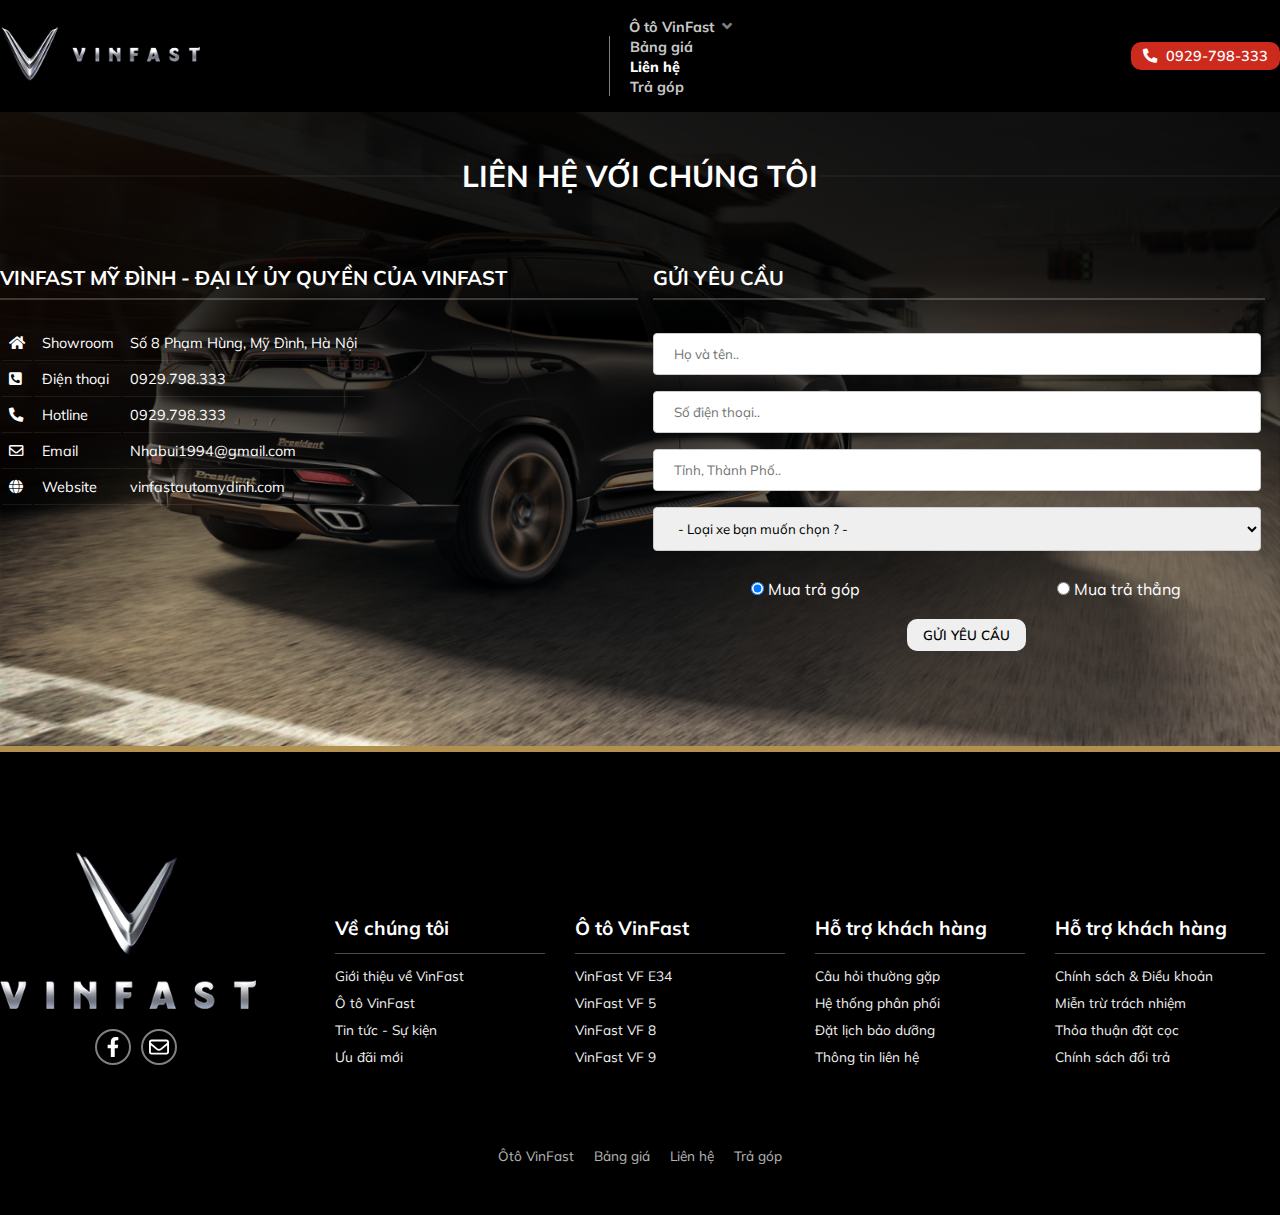
<file: lien-he.html>
<!DOCTYPE html>
<html lang="en">
  <head>
    <meta charset="UTF-8" />
    <meta http-equiv="X-UA-Compatible" content="IE=edge" />
    <meta name="viewport" content="width=device-width,initial-scale=1">
    <link rel="shortcut icon" type="image/x-icon" href="./images/vf.png" />
    <title>Liên hệ - VinFast Việt Nam</title>

    <!-- Mulish font -->
    <link rel="preconnect" href="https://fonts.googleapis.com" />
    <link rel="preconnect" href="https://fonts.gstatic.com" crossorigin />
    <link
      href="https://fonts.googleapis.com/css2?family=Mulish:wght@400;500;600;700;800&display=swap"
      rel="stylesheet"
    />

    <!-- Font Awesome -->
    <link
      rel="stylesheet"
      href="https://cdnjs.cloudflare.com/ajax/libs/font-awesome/5.15.4/css/all.min.css"
    />

    <!-- Bootstrap -->
    <link
      href="https://cdn.jsdelivr.net/npm/bootstrap@5.3.0-alpha1/dist/css/bootstrap.min.css"
      rel="stylesheet"
      integrity="sha384-GLhlTQ8iRABdZLl6O3oVMWSktQOp6b7In1Zl3/Jr59b6EGGoI1aFkw7cmDA6j6gD"
      crossorigin="anonymous"
    />

    <!-- Carousel -->
    <link
      rel="stylesheet"
      href="./owlcarousel/dist/assets/owl.carousel.min.css"
    />
    <link
      rel="stylesheet"
      href="./owlcarousel/dist/assets/owl.theme.default.min.css"
    />

    <!-- Custom -->
    <link rel="stylesheet" href="/styles/common.css" />
    <link rel="stylesheet" href="/styles/contact.css" />
  </head>

  <body>
    <!-- header: begin -->
    <section id="header">
      <div class="container">
          <i onclick="toggleMiniMenu()" class="fas fa-bars menu-mini-icon"></i>
          <a href="./trang-chu" class="logo">
              <img src="./images/logo-vinfast.png" alt="">
          </a>

          <ul class="navbar">
              <li class="navbar-item dropdown">
                  <a class="" href="">Ô tô VinFast</a>
                  <i class="fas fa-angle-down"></i>
                  <div class="submenu-wrap">
                      <ul class="submenu">
                          <i class="fas fa-sort-up"></i>
                          <li class="submenu-item"><a href="./VFe34">VF e34</a></li>
                          <li class="submenu-item"><a href="./VF5">VF5</a></li>
                          <li class="submenu-item"><a href="./VF8">VF8</a></li>
                          <li class="submenu-item"><a href="./VF9">VF9</a></li>
                      </ul>
                  </div>
              </li>
              <li class="navbar-item"><a href="./bang-gia">Bảng giá</a></li>
              <li class="navbar-item"><a class="active" href="">Liên hệ</a></li>
              <li class="navbar-item"><a href="./tra-gop">Trả góp</a></li>
          </ul>

          <a class="phone" href="tel:0929798333">
              <i class="fas fa-phone-alt"></i>
              <span class="phone__number">0929-798-333</span>
          </a>

          <div class="navbar-mini-block">
              <ul class="navbar-mini">
                  <svg onclick="toggleMiniMenu()" xmlns="http://www.w3.org/2000/svg" viewBox="0 0 320 512"><!--! Font Awesome Pro 6.3.0 by @fontawesome - https://fontawesome.com License - https://fontawesome.com/license (Commercial License) Copyright 2023 Fonticons, Inc. --><path d="M310.6 150.6c12.5-12.5 12.5-32.8 0-45.3s-32.8-12.5-45.3 0L160 210.7 54.6 105.4c-12.5-12.5-32.8-12.5-45.3 0s-12.5 32.8 0 45.3L114.7 256 9.4 361.4c-12.5 12.5-12.5 32.8 0 45.3s32.8 12.5 45.3 0L160 301.3 265.4 406.6c12.5 12.5 32.8 12.5 45.3 0s12.5-32.8 0-45.3L205.3 256 310.6 150.6z"/></svg>
                  <li onclick="toggleSubmenu(this)" class="navbar-mini-item dropdown">
                      <a class="active">Ô tô VinFast</a>
                      <i class="fas fa-angle-down"></i>
                      <i class="fas fa-angle-up"></i>
                      <ul class="submenu-mini">
                          <li class="submenu-mini-item"><a href="./VFe34">VF e34</a></li>
                          <li class="submenu-mini-item"><a href="./VF5">VF5</a></li>
                          <li class="submenu-mini-item"><a href="./VF8">VF8</a></li>
                          <li class="submenu-mini-item"><a href="./VF9">VF9</a></li>
                      </ul>
                  </li>
                  <li class="navbar-mini-item"><a href="./bang-gia">Bảng giá</a></li>
                  <li class="navbar-mini-item active"><a href="">Liên hệ</a></li>
                  <li class="navbar-mini-item"><a href="./tra-gop">Trả góp</a></li>
              </ul>
  
              <div onclick="toggleMiniMenu()" class="navbar-mini-wrapper"></div>
          </div>
      </div>
  </section>
  <!-- header: end -->

    <!-- explore: begin -->
    <section id="contact">
      <div class="container">
        <div class="contact-holder">
          <h1 class="contact-title">
            <b></b><span>LIÊN HỆ VỚI CHÚNG TÔI</span><b></b>
          </h1>
          <div class="contact-us">
            <div class="showroom">
              <h3 class="showroom__ttl">
                VINFAST MỸ ĐÌNH - Đại lý ủy quyền của Vinfast
              </h3>
              <table>
                <tbody>
                  <tr>
                    <td><i class="fas fa-home"></i></td>
                    <td>Showroom</td>
                    <td>
                       Số 8 Phạm Hùng, Mỹ Đình, Hà
                      Nội
                    </td>
                  </tr>
                  <tr>
                    <td><i class="fas fa-phone-square-alt"></i></td>
                    <td>Điện thoại</td>
                    <td>0929.798.333</td>
                  </tr>
                  <tr>
                    <td><i class="fas fa-phone-alt"></i></td>
                    <td>Hotline</td>
                    <td>0929.798.333</td>
                  </tr>
                  <tr>
                    <td><i class="far fa-envelope"></i></td>
                    <td>Email</td>
                    <td>Nhabui1994@gmail.com</td>
                  </tr>
                  <tr>
                    <td><i class="fas fa-globe"></i></td>
                    <td>Website</td>
                    <td>vinfastautomydinh.com</td>
                  </tr>
                </tbody>
              </table>
            </div>

            <div class="feeback">
                <h3 class="feeback__ttl">
                    GỬI YÊU CẦU
                </h3>
                <form id="contactForm" onsubmit="submitContactForm(event)">
                    <input class="form-control" type="text" id="name" name="name" placeholder="Họ và tên.." required>
                    <input class="form-control" type="number" id="phone" name="lastname" placeholder="Số điện thoại.." required>
                    <input class="form-control" type="text" id="address" name="address" placeholder="Tỉnh, Thành Phố..">
                    <select class="form-select" id="car-type" name="car-type">
                      <option value="type">- Loại xe bạn muốn chọn ? -</option>
                      <option value="vf5">VF5</option>
                      <option value="vfe34">VF e34</option>
                      <option value="vf8">VF8</option>
                      <option value="vf9">VF9</option>
                    </select>
                    <div id="check-payment">
                        <div class="squaredcheck form-check">
                            <input type="radio" value="Mua trả góp" id="squaredcheck" class="form-check-input" name="check" checked />
                            <label class="form-check-label" for="squaredcheck">Mua trả góp</label>
                        </div>
                        <div class="squaredcheck form-check">
                            <input type="radio" value="Mua trả thẳng" id="squaredcheck2" class="form-check-input" name="check"  />
                            <label class="form-check-label" for="squaredcheck2">Mua trả thẳng</label>
                        </div>
                    </div>
                    <p class="noti success" style="color: #cb2a1d; font-weight: 700;"></p>

                    <input class="btn btn-dark" type="submit" value="Gửi yêu cầu">
                </form>
            </div>
          </div>
        </div>
      </div>
    </section>
    <!-- explore: end -->

    <!-- footer: begin -->
    <section id="footer">
      <div class="container">
          <div class="footer-menu">
              <div class="footer-left">
                  <div class="footer__logo">
                      <img class="logo__vin" src="./images/vf.png" alt="">
                      <img class="logo__txt" src="./images/vinfast.png" alt="">
                  </div>
                  <div class="footer-socials">
                      <a class="facebook__icon" href="https://www.facebook.com/VinFastPhamHung?mibextid=LQQJ4d">
                          <svg xmlns="http://www.w3.org/2000/svg"
                              viewBox="0 0 320 512"><!--! Font Awesome Pro 6.3.0 by @fontawesome - https://fontawesome.com License - https://fontawesome.com/license (Commercial License) Copyright 2023 Fonticons, Inc. -->
                              <path
                                  d="M279.14 288l14.22-92.66h-88.91v-60.13c0-25.35 12.42-50.06 52.24-50.06h40.42V6.26S260.43 0 225.36 0c-73.22 0-121.08 44.38-121.08 124.72v70.62H22.89V288h81.39v224h100.17V288z" />
                          </svg>
                      </a>
                      <a class="mail__icon" href="mailto:Nhabui1994@gmail.com">
                          <svg xmlns="http://www.w3.org/2000/svg"
                              viewBox="0 0 512 512"><!--! Font Awesome Pro 6.3.0 by @fontawesome - https://fontawesome.com License - https://fontawesome.com/license (Commercial License) Copyright 2023 Fonticons, Inc. -->
                              <path
                                  d="M64 112c-8.8 0-16 7.2-16 16v22.1L220.5 291.7c20.7 17 50.4 17 71.1 0L464 150.1V128c0-8.8-7.2-16-16-16H64zM48 212.2V384c0 8.8 7.2 16 16 16H448c8.8 0 16-7.2 16-16V212.2L322 328.8c-38.4 31.5-93.7 31.5-132 0L48 212.2zM0 128C0 92.7 28.7 64 64 64H448c35.3 0 64 28.7 64 64V384c0 35.3-28.7 64-64 64H64c-35.3 0-64-28.7-64-64V128z" />
                          </svg></a>
                  </div>
              </div>
              <div class="footer-right">
                  <div class="footer-block">
                      <h4 class="item-header">Về chúng tôi</h4>
                      <ul class="item-list">
                          <li class="item-list__txt"><a href="https://vinfastauto.com/vn_vi/ve-chung-toi">Giới thiệu về VinFast</a></li>
                          <li class="item-list__txt"><a href="">Ô tô VinFast</a></li>
                          <li class="item-list__txt"><a href="https://vinfast.vn/category/tin-vinfast/">Tin tức - Sự kiện</a></li>
                          <li class="item-list__txt"><a href="./bang-gia">Ưu đãi mới</a></li>
                      </ul>
                  </div>

                  <div class="footer-block">
                      <h4 class="item-header">Ô tô VinFast</h4>
                      <ul class="item-list">
                          <li class="item-list__txt"><a href="./VFe34">VinFast VF E34</a></li>
                          <li class="item-list__txt"><a href="./VF5">VinFast VF 5</a></li>
                          <li class="item-list__txt"><a href="./VF8">VinFast VF 8</a></li>
                          <li class="item-list__txt"><a href="./VF9">VinFast VF 9</a></li>
                      </ul>
                  </div>

                  <div class="footer-block">
                      <h4 class="item-header">Hỗ trợ khách hàng</h4>
                      <ul class="item-list">
                          <li class="item-list__txt">Câu hỏi thường gặp</li>
                          <li class="item-list__txt">Hệ thống phân phối</li>
                          <li class="item-list__txt">Đặt lịch bảo dưỡng</li>
                          <li class="item-list__txt"><a href="./lien-he">Thông tin liên hệ</a></li>
                      </ul>
                  </div>

                  <div class="footer-block">
                      <h4 class="item-header">Hỗ trợ khách hàng</h4>
                      <ul class="item-list">
                          <li class="item-list__txt">Chính sách & Điều khoản</li>
                          <li class="item-list__txt">Miễn trừ trách nhiệm</li>
                          <li class="item-list__txt">Thỏa thuận đặt cọc</li>
                          <li class="item-list__txt">Chính sách đổi trả</li>
                      </ul>
                  </div>
              </div>
          </div>
          <ul class="footer-navbar">
              <li class="footer-navbar__item"><a href="./trang-chu">Ôtô VinFast</a></li>
              <li class="footer-navbar__item"><a href="./bang-gia">Bảng giá</a></li>
              <li class="footer-navbar__item"><a href="./lien-he">Liên hệ</a></li>
              <li class="footer-navbar__item"><a href="./tra-gop">Trả góp</a></li>
            </ul>
      </div>
  </section>
  <!-- footer:end -->

    <script src="https://code.jquery.com/jquery-3.4.1.min.js"></script>
    <script src="./owlcarousel/dist/owl.carousel.min.js"></script>
    <script
      src="https://cdn.jsdelivr.net/npm/bootstrap@5.3.0-alpha1/dist/js/bootstrap.bundle.min.js"
      integrity="sha384-w76AqPfDkMBDXo30jS1Sgez6pr3x5MlQ1ZAGC+nuZB+EYdgRZgiwxhTBTkF7CXvN"
      crossorigin="anonymous"
    ></script>
    <script
      src="https://cdn.jsdelivr.net/npm/@popperjs/core@2.11.6/dist/umd/popper.min.js"
      integrity="sha384-oBqDVmMz9ATKxIep9tiCxS/Z9fNfEXiDAYTujMAeBAsjFuCZSmKbSSUnQlmh/jp3"
      crossorigin="anonymous"
    ></script>
    <script
      src="https://cdn.jsdelivr.net/npm/bootstrap@5.3.0-alpha1/dist/js/bootstrap.min.js"
      integrity="sha384-mQ93GR66B00ZXjt0YO5KlohRA5SY2XofN4zfuZxLkoj1gXtW8ANNCe9d5Y3eG5eD"
      crossorigin="anonymous"
    ></script>
    <script src="./js/main.js"></script>
  </body>
</html>
</file>
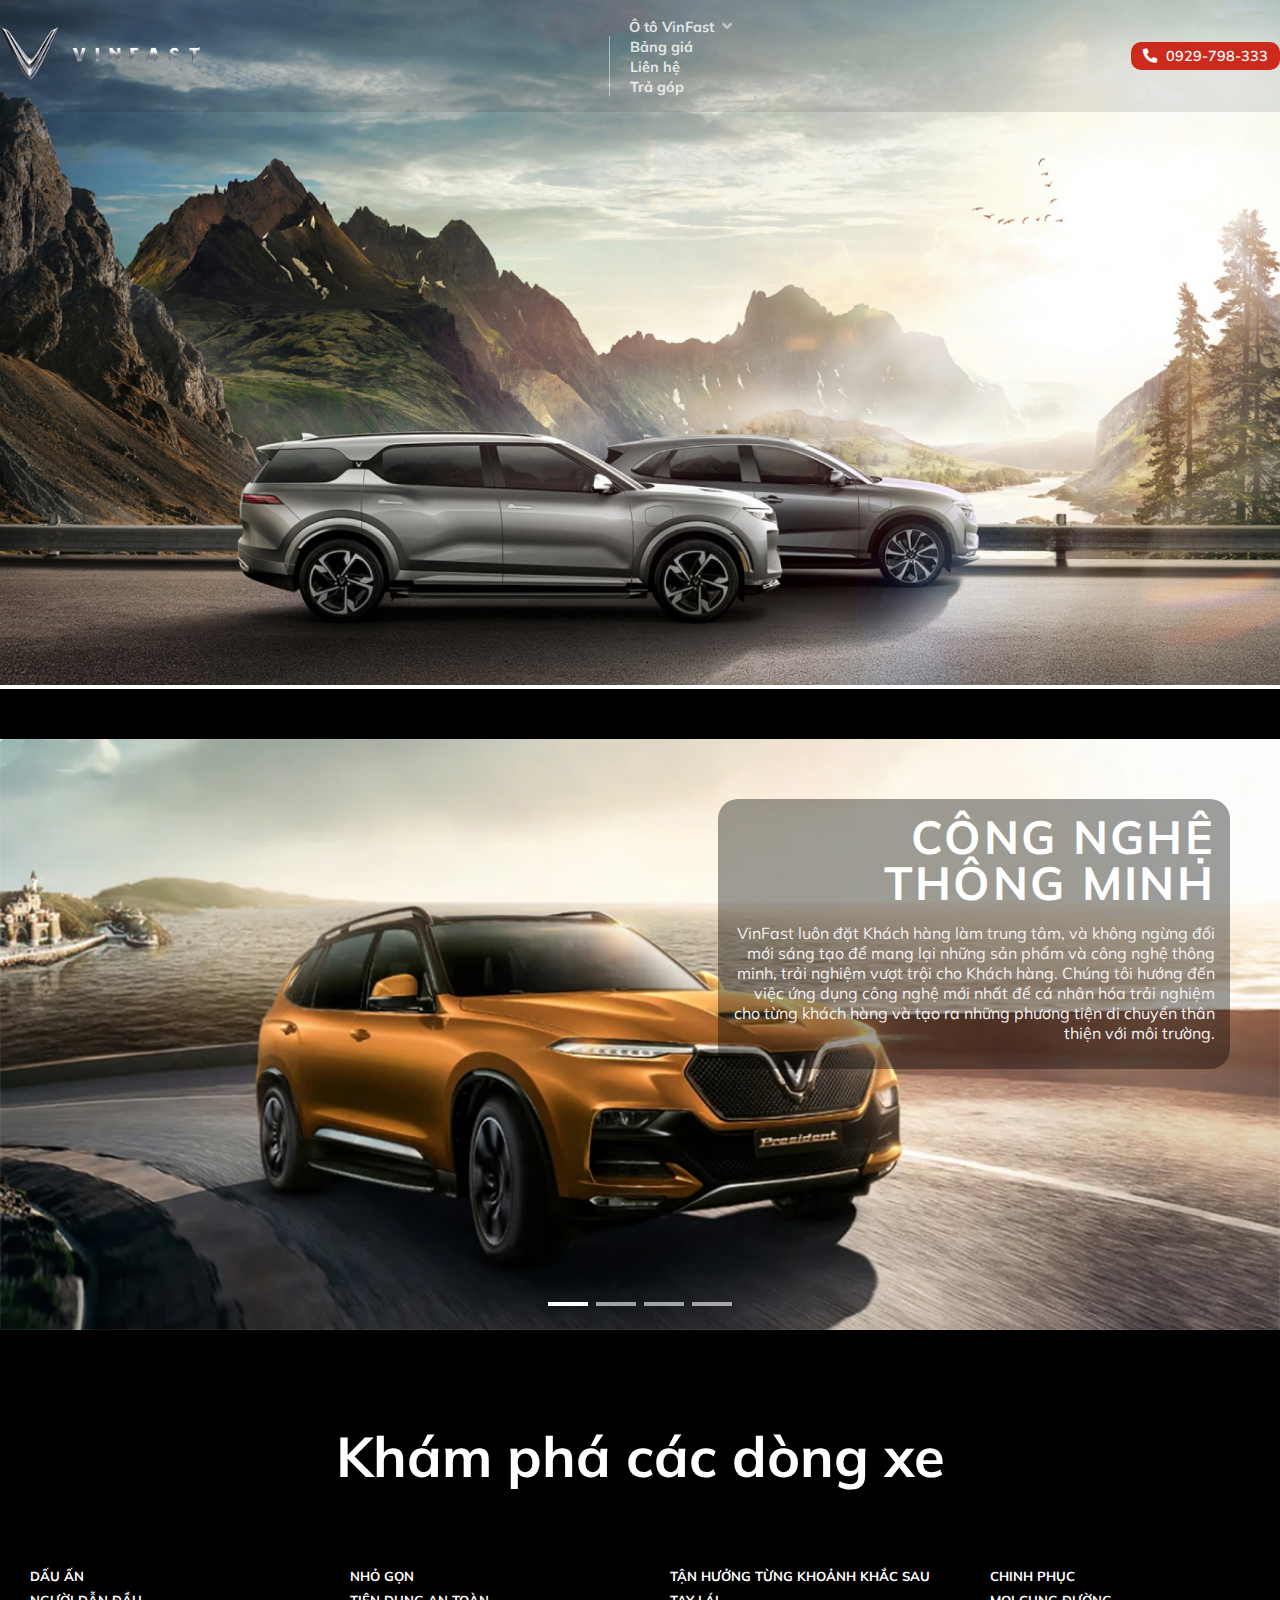
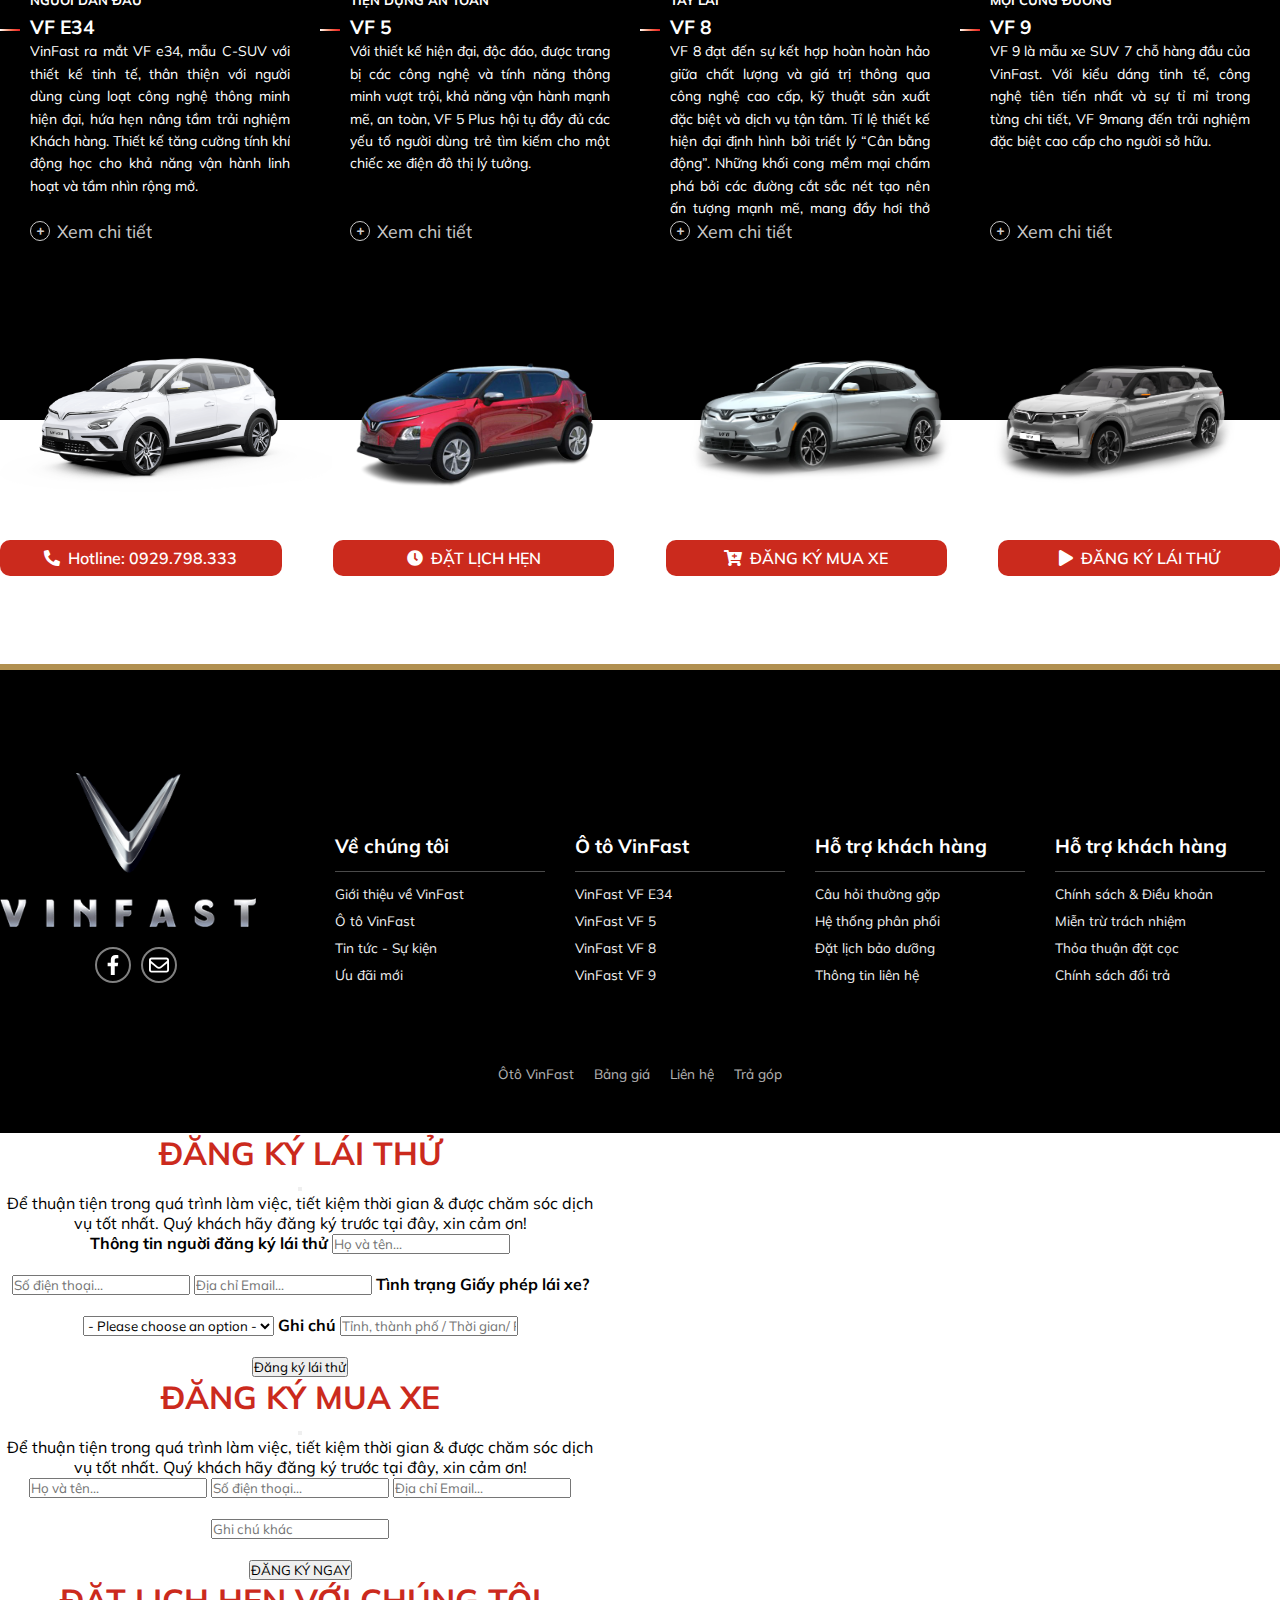
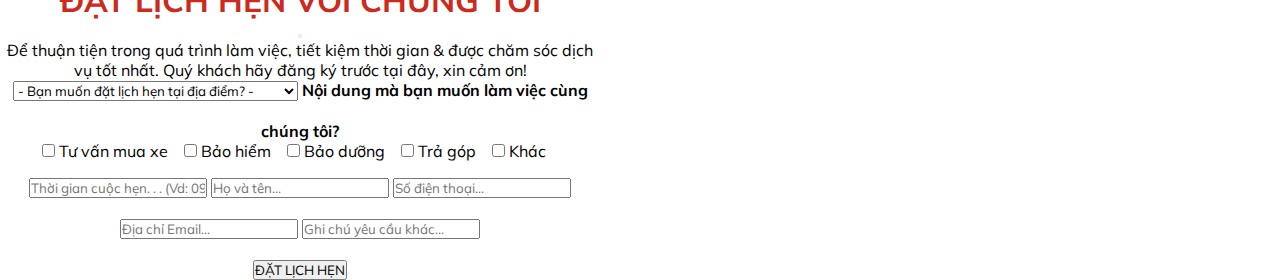
<file: trang-chu.html>
<!DOCTYPE html>
<html lang="en">

<head>
    <meta charset="UTF-8">
    <meta http-equiv="X-UA-Compatible" content="IE=edge">
    <meta name="viewport" content="width=device-width,initial-scale=1">
    <link rel="shortcut icon" type="image/x-icon" href="./images/vf.png" />
    <title>Trang chủ - Vinfast Việt Nam</title>

    <!-- Mulish font -->
    <link rel="preconnect" href="https://fonts.googleapis.com">
    <link rel="preconnect" href="https://fonts.gstatic.com" crossorigin>
    <link href="https://fonts.googleapis.com/css2?family=Mulish:wght@400;500;600;700;800&display=swap" rel="stylesheet">

    <!-- Font Awesome -->
    <link rel="stylesheet" href="https://cdnjs.cloudflare.com/ajax/libs/font-awesome/5.15.4/css/all.min.css">

    <!-- Bootstrap -->
    <link href="https://cdn.jsdelivr.net/npm/bootstrap@5.3.0-alpha1/dist/css/bootstrap.min.css" rel="stylesheet"
        integrity="sha384-GLhlTQ8iRABdZLl6O3oVMWSktQOp6b7In1Zl3/Jr59b6EGGoI1aFkw7cmDA6j6gD" crossorigin="anonymous">

    <!-- Carousel -->
    <link rel="stylesheet" href="./owlcarousel/dist/assets/owl.carousel.min.css">
    <link rel="stylesheet" href="./owlcarousel/dist/assets/owl.theme.default.min.css">

    <!-- Custom -->
    <link rel="stylesheet" href="./styles/common.css">
    <link rel="stylesheet" href="./styles/homepage.css">
</head>

<body>
    <!-- header: begin -->
    <section id="header">
        <div class="container">
            <i onclick="toggleMiniMenu()" class="fas fa-bars menu-mini-icon"></i>
            <a href="" class="logo">
                <img src="./images/logo-vinfast.png" alt="">
            </a>
            

            <ul class="navbar">
                <li class="navbar-item dropdown">
                    <a class="" href="">Ô tô VinFast</a>
                    <i class="fas fa-angle-down"></i>
                    <div class="submenu-wrap">
                        <ul class="submenu">
                            <i class="fas fa-sort-up"></i>
                            <li class="submenu-item"><a href="./VFe34">VF e34</a></li>
                            <li class="submenu-item"><a href="./VF5">VF5</a></li>
                            <li class="submenu-item"><a href="./VF8">VF8</a></li>
                            <li class="submenu-item"><a href="./VF9">VF9</a></li>
                        </ul>
                    </div>
                </li>
                <li class="navbar-item"><a href="./bang-gia">Bảng giá</a></li>
                <li class="navbar-item"><a href="./lien-he">Liên hệ</a></li>
                <li class="navbar-item"><a href="./tra-gop">Trả góp</a></li>
            </ul>

            <a class="phone" href="tel:0929798333">
                <i class="fas fa-phone-alt"></i>
                <span class="phone__number">0929-798-333</span>
            </a>

            <div class="navbar-mini-block">
                <ul class="navbar-mini">
                    <svg onclick="toggleMiniMenu()" xmlns="http://www.w3.org/2000/svg" viewBox="0 0 320 512"><!--! Font Awesome Pro 6.3.0 by @fontawesome - https://fontawesome.com License - https://fontawesome.com/license (Commercial License) Copyright 2023 Fonticons, Inc. --><path d="M310.6 150.6c12.5-12.5 12.5-32.8 0-45.3s-32.8-12.5-45.3 0L160 210.7 54.6 105.4c-12.5-12.5-32.8-12.5-45.3 0s-12.5 32.8 0 45.3L114.7 256 9.4 361.4c-12.5 12.5-12.5 32.8 0 45.3s32.8 12.5 45.3 0L160 301.3 265.4 406.6c12.5 12.5 32.8 12.5 45.3 0s12.5-32.8 0-45.3L205.3 256 310.6 150.6z"/></svg>
                    <li onclick="toggleSubmenu(this)" class="navbar-mini-item dropdown">
                        <a class="active">Ô tô VinFast</a>
                        <i class="fas fa-angle-down"></i>
                        <i class="fas fa-angle-up"></i>
                        <ul class="submenu-mini">
                            <li class="submenu-mini-item"><a href="./VFe34">VF e34</a></li>
                            <li class="submenu-mini-item"><a href="./VF5">VF5</a></li>
                            <li class="submenu-mini-item"><a href="./VF8">VF8</a></li>
                            <li class="submenu-mini-item"><a href="./VF9">VF9</a></li>
                        </ul>
                    </li>
                    <li class="navbar-mini-item"><a href="./bang-gia">Bảng giá</a></li>
                    <li class="navbar-mini-item"><a href="./lien-he">Liên hệ</a></li>
                    <li class="navbar-mini-item"><a href="./tra-gop">Trả góp</a></li>
                </ul>
    
                <div onclick="toggleMiniMenu()" class="navbar-mini-wrapper"></div>
            </div>
        </div>
    </section>
    <!-- header: end -->

    <!-- banner: begin -->
    <section id="banner">
        <img src="./images/banner.jpg" alt="">
    </section>
    <!-- banner: end -->

    <!-- slider: begin -->
    <section id="slider">
        <div class="container">
            <div class="owl-carousel owl-carousel-home">
                <div class="slider-item">
                    <div class="slider-item__img">
                        <img src="./images/slider1.jpg" alt="">
                    </div>
                    <div class="slider-item-content">
                        <h2 class="content__header"><span>CÔNG NGHỆ</span><span> THÔNG MINH</span></h2>
                        <p class="content__body">VinFast luôn đặt Khách hàng làm trung tâm, và không ngừng đổi mới sáng
                            tạo để mang lại những sản phẩm và công nghệ thông minh, trải nghiệm vượt trội cho Khách
                            hàng. Chúng tôi hướng đến việc ứng dụng công nghệ mới nhất để cá nhân hóa trải nghiệm cho
                            từng khách hàng và tạo ra những phương tiện di chuyển thân thiện với môi trường.</p>
                    </div>
                </div>
                <div class="slider-item">
                    <div class="slider-item__img">
                        <img src="./images/slider2.jpg" alt="">
                    </div>
                    <div class="slider-item-content">
                        <h2 class="content__header"><span>CHẤT LƯỢNG</span><span> XỨNG TẦM</span></h2>
                        <p class="content__body">Ứng dụng tinh hoa về hệ truyền động và khung gầm của Đức và thiết kế
                            tinh tế từ Ý, mỗi chiếc xe VinFast đều sở hữu động cơ mạnh mẽ hiệu suất cao, cảm giác lái
                            chân thực.</p>
                    </div>
                </div>
                <div class="slider-item">
                    <div class="slider-item__img">
                        <img src="./images/slider3.jpg" alt="">
                    </div>
                    <div class="slider-item-content">
                        <h2 class="content__header"><span>THIẾT KẾ</span><span> ẤN TƯỢNG</span></h2>
                        <p class="content__body">VinFast đón đầu xu hướng thiết kế trong từng sản phẩm. Ngoại hình đột
                            phá với dải đèn LED cánh chim đặc trưng cùng những đường cong tinh tế mang đến cảm giác sang
                            trọng nhưng vẫn đầy cá tính, khẳng định gu thẩm mỹ của chủ nhân.</p>
                    </div>
                </div>
                <div class="slider-item">
                    <div class="slider-item__img">
                        <img src="./images/slider4.jpg" alt="">
                    </div>
                    <div class="slider-item-content">
                        <h2 class="content__header"><span>HẬU MÃI & CSKH</span><span> ĐẲNG CẤP</span></h2>
                        <p class="content__body">Chính sách hậu mãi vượt trội, bảo hành lên tới 5 năm – dài nhất thị
                            trường, cứu hộ 24/7, giá phụ tùng rẻ nhất trong cùng phân khúc.<br />
                            VinFast là hãng xe tiên phong tại Việt Nam xây dựng mô hình O2O gồm Website thương mại điện
                            tử, showroom Vin3S trên toàn quốc tích hợp công nghệ cao mang lại trải nghiệm vượt trội cho
                            khách hàng.</p>
                    </div>
                </div>
            </div>
        </div>
    </section>
    <!-- slider: end -->

    <!-- explore: begin -->
    <section id="explore">
        <h1 class="explore__header"><span>Khám phá các dòng xe</span></h1>
        <div class="explore-body">
            <div class="explore-item explore-item--vfe34">
                <h3 class="item__header"><a href="">DẤU ẤN<br />NGƯỜI DẪN ĐẦU</a></h3>
                <h2 class="item__name"><a href="">VF E34</a></h2>
                <p class="item__description">VinFast ra mắt VF e34, mẫu C-SUV với thiết kế tinh tế, thân thiện với người
                    dùng cùng loạt công nghệ thông minh hiện đại, hứa hẹn nâng tầm trải nghiệm Khách hàng. Thiết kế tăng
                    cường tính khí động học cho khả năng vận hành linh hoạt và tầm nhìn rộng mở.</p>
                <a href="./VFe34" class="item__view-details">
                    <i class="fa fa-plus"></i>
                    <span>Xem chi tiết</span>
                </a>
                <a href=""><img src="./images/VFe34.png" alt="" class="item__img"></a>
            </div>

            <div class="explore-item explore-item--vf5">
                <h3 class="item__header"><a href="">NHỎ GỌN<br />TIỆN DỤNG AN TOÀN</a></h3>
                <h2 class="item__name"><a href="">VF 5</a></h2>
                <p class="item__description">Với thiết kế hiện đại, độc đáo, được trang bị các công nghệ và tính năng
                    thông minh vượt trội, khả năng vận hành mạnh mẽ, an toàn, VF 5 Plus hội tụ đầy đủ các yếu tố người
                    dùng trẻ tìm kiếm cho một chiếc xe điện đô thị lý tưởng.</p>
                <a href="" class="item__view-details">
                    <i class="fa fa-plus"></i>
                    <span>Xem chi tiết</span>
                </a>
                <a href="./VF5"><img src="./images/vinfast-vf5-2tt-removebg.png" alt="" class="item__img"></a>
            </div>

            <div class="explore-item explore-item--vf8">
                <h3 class="item__header"><a href="">TẬN HƯỞNG TỪNG KHOẢNH KHẮC SAU TAY LÁI</a></h3>
                <h2 class="item__name"><a href="">VF 8</a></h2>
                <p class="item__description">VF 8 đạt đến sự kết hợp hoàn hoàn hảo giữa chất lượng và giá trị thông qua
                    công nghệ cao cấp, kỹ thuật sản xuất đặc biệt và dịch vụ tận tâm. Tỉ lệ thiết kế hiện đại định hình
                    bởi triết lý “Cân bằng động”. Những khối cong mềm mại chấm phá bởi các đường cắt sắc nét tạo nên ấn
                    tượng mạnh mẽ, mang đầy hơi thở của tương lai.</p>
                <a href="" class="item__view-details">
                    <i class="fa fa-plus"></i>
                    <span>Xem chi tiết</span>
                </a>
                <a href="./VF8"><img src="./images/VF8.webp" alt="" class="item__img"></a>
            </div>

            <div class="explore-item explore-item--vf9">
                <h3 class="item__header"><a href="">CHINH PHỤC <br />MỌI CUNG ĐƯỜNG</a></h3>
                <h2 class="item__name"><a href="">VF 9</a></h2>
                <p class="item__description">VF 9 là mẫu xe SUV 7 chỗ hàng đầu của VinFast. Với kiểu dáng tinh tế, công
                    nghệ tiên tiến nhất và sự tỉ mỉ trong từng chi tiết, VF 9mang đến trải nghiệm đặc biệt cao cấp cho
                    người sở hữu.</p>
                <a href="" class="item__view-details">
                    <i class="fa fa-plus"></i>
                    <span>Xem chi tiết</span>
                </a>
                <a href="./VF9"><img src="./images/vf9-2.webp" alt="" class="item__img"></a>
            </div>
        </div>
    </section>
    <!-- explore: end -->

    <!-- contact: begin -->
    <section id="contact-form">
        <div class="container">
            <a href="tel:0929798333" class="contact-item">
                <i class="fas fa-phone-alt"></i>
                <span>Hotline: 0929.798.333</span>
            </a>
            <a data-bs-toggle="modal" data-bs-target="#bookingModal" class="contact-item">
                <i class="fas fa-clock"></i>
                <span>ĐẶT LỊCH HẸN</span>
            </a>
            <a data-bs-toggle="modal" data-bs-target="#buyModal" class="contact-item">
                <i class="fas fa-cart-plus"></i>
                <span>ĐĂNG KÝ MUA XE</span>
            </a>
            <a data-bs-toggle="modal" data-bs-target="#registerModal" class="contact-item">
                <i class="fas fa-play"></i>
                <span>ĐĂNG KÝ LÁI THỬ</span>
            </a>
        </div>
    </section>
    <!-- contact: end -->

    <!-- footer: begin -->
    <section id="footer">
        <div class="container">
            <div class="footer-menu">
                <div class="footer-left">
                    <div class="footer__logo">
                        <img class="logo__vin" src="./images/vf.png" alt="">
                        <img class="logo__txt" src="./images/vinfast.png" alt="">
                    </div>
                    <div class="footer-socials">
                        <a class="facebook__icon" href="https://www.facebook.com/VinFastPhamHung?mibextid=LQQJ4d">
                            <svg xmlns="http://www.w3.org/2000/svg"
                                viewBox="0 0 320 512"><!--! Font Awesome Pro 6.3.0 by @fontawesome - https://fontawesome.com License - https://fontawesome.com/license (Commercial License) Copyright 2023 Fonticons, Inc. -->
                                <path
                                    d="M279.14 288l14.22-92.66h-88.91v-60.13c0-25.35 12.42-50.06 52.24-50.06h40.42V6.26S260.43 0 225.36 0c-73.22 0-121.08 44.38-121.08 124.72v70.62H22.89V288h81.39v224h100.17V288z" />
                            </svg>
                        </a>
                        <a class="mail__icon" href="mailto:Nhabui1994@gmail.com">
                            <svg xmlns="http://www.w3.org/2000/svg"
                                viewBox="0 0 512 512"><!--! Font Awesome Pro 6.3.0 by @fontawesome - https://fontawesome.com License - https://fontawesome.com/license (Commercial License) Copyright 2023 Fonticons, Inc. -->
                                <path
                                    d="M64 112c-8.8 0-16 7.2-16 16v22.1L220.5 291.7c20.7 17 50.4 17 71.1 0L464 150.1V128c0-8.8-7.2-16-16-16H64zM48 212.2V384c0 8.8 7.2 16 16 16H448c8.8 0 16-7.2 16-16V212.2L322 328.8c-38.4 31.5-93.7 31.5-132 0L48 212.2zM0 128C0 92.7 28.7 64 64 64H448c35.3 0 64 28.7 64 64V384c0 35.3-28.7 64-64 64H64c-35.3 0-64-28.7-64-64V128z" />
                            </svg></a>
                    </div>
                </div>
                <div class="footer-right">
                    <div class="footer-block">
                        <h4 class="item-header">Về chúng tôi</h4>
                        <ul class="item-list">
                            <li class="item-list__txt"><a href="https://vinfastauto.com/vn_vi/ve-chung-toi">Giới thiệu về VinFast</a></li>
                            <li class="item-list__txt"><a href="">Ô tô VinFast</a></li>
                            <li class="item-list__txt"><a href="https://vinfast.vn/category/tin-vinfast/">Tin tức - Sự kiện</a></li>
                            <li class="item-list__txt"><a href="./bang-gia">Ưu đãi mới</a></li>
                        </ul>
                    </div>

                    <div class="footer-block">
                        <h4 class="item-header">Ô tô VinFast</h4>
                        <ul class="item-list">
                            <li class="item-list__txt"><a href="./VFe34">VinFast VF E34</a></li>
                            <li class="item-list__txt"><a href="./VF5">VinFast VF 5</a></li>
                            <li class="item-list__txt"><a href="./VF8">VinFast VF 8</a></li>
                            <li class="item-list__txt"><a href="./VF9">VinFast VF 9</a></li>
                        </ul>
                    </div>

                    <div class="footer-block">
                        <h4 class="item-header">Hỗ trợ khách hàng</h4>
                        <ul class="item-list">
                            <li class="item-list__txt">Câu hỏi thường gặp</li>
                            <li class="item-list__txt">Hệ thống phân phối</li>
                            <li class="item-list__txt">Đặt lịch bảo dưỡng</li>
                            <li class="item-list__txt"><a href="./lien-he">Thông tin liên hệ</a></li>
                        </ul>
                    </div>

                    <div class="footer-block">
                        <h4 class="item-header">Hỗ trợ khách hàng</h4>
                        <ul class="item-list">
                            <li class="item-list__txt">Chính sách & Điều khoản</li>
                            <li class="item-list__txt">Miễn trừ trách nhiệm</li>
                            <li class="item-list__txt">Thỏa thuận đặt cọc</li>
                            <li class="item-list__txt">Chính sách đổi trả</li>
                        </ul>
                    </div>
                </div>
            </div>
            <ul class="footer-navbar">
                <li class="footer-navbar__item"><a href="./trang-chu">Ôtô VinFast</a></li>
                <li class="footer-navbar__item"><a href="./bang-gia">Bảng giá</a></li>
                <li class="footer-navbar__item"><a href="./lien-he">Liên hệ</a></li>
                <li class="footer-navbar__item"><a href="./tra-gop">Trả góp</a></li>
              </ul>
        </div>
    </section>
    <!-- footer:end -->

    <!-- modal dang ky lai thu: begin -->
  <div class="modal fade" id="registerModal" tabindex="-1" aria-labelledby="registerModalLabel" aria-hidden="true">
    <div class="modal-dialog">
      <div class="modal-content">
        <form id="registerForm" onsubmit="submitRegisterForm(event)">
        <div class="modal-header">
          <h1 class="modal-title fs-5" id="registerModalLabel">ĐĂNG KÝ LÁI THỬ</h1>
          <button type="button" class="btn-close" data-bs-dismiss="modal" aria-label="Close"></button>
        </div>
        <div class="modal-body">
            <p>Để thuận tiện trong quá trình làm việc, tiết kiệm thời gian & được chăm sóc dịch vụ tốt nhất. Quý khách hãy đăng ký trước tại đây, xin cảm ơn!</p>
            <label for="">Thông tin nguời đăng ký lái thử</label>
            <input class="form-control" type="text" id="registerNname" name="registerNname" placeholder="Họ và tên..." required>
            <input class="form-control" type="number" id="registerPhone" name="registerPhone" placeholder="Số điện thoại..." required>
            <input class="form-control" type="email" id="registerEmail" name="registerEmail" placeholder="Địa chỉ Email..." required>

            <label for="">Tình trạng Giấy phép lái xe?</label>
            <select class="form-select" id="license" name="license">
              <option value="type">- Please choose an option  -</option>
              <option value="Đã có Giấy phép lái xe">Đã có</option>
              <option value="Chưa có Giấy phép lái xe">Chưa có</option>
              <option value="Đang trong quá trình học">Đang trong quá trình học</option>
              <option value="Khác">Khác...</option>
            </select>

            <label for="">Ghi chú</label>
            <input class="form-control" type="text" id="registerNote" name="registerNote" placeholder="Tỉnh, thành phố / Thời gian/ Phiên bản xe...">
            <p class="noti success" style="color: #cb2a1d; font-weight: 700;"></p>

        </div>
        <div class="modal-footer">
          <button type="submit" class="btn btn-danger">Đăng ký lái thử</button>
        </div>
      </form>
      </div>
    </div>
  </div>
  <!-- modal dang ky lai thu: end -->

  <!-- modal dang ky mua xe: begin -->
  <div class="modal fade" id="buyModal" tabindex="-1" aria-labelledby="buyModalLabel" aria-hidden="true">
    <div class="modal-dialog">
      <div class="modal-content">
        <form id="buyForm" onsubmit="submitBuyForm(event)">
          <div class="modal-header">
            <h1 class="modal-title fs-5" id="buyModalLabel">ĐĂNG KÝ MUA XE</h1>
            <button type="button" class="btn-close" data-bs-dismiss="modal" aria-label="Close"></button>
          </div>
          <div class="modal-body">
              <p>Để thuận tiện trong quá trình làm việc, tiết kiệm thời gian & được chăm sóc dịch vụ tốt nhất. Quý khách hãy đăng ký trước tại đây, xin cảm ơn!</p>
              <input class="form-control" type="text" id="buyName" name="buyName" placeholder="Họ và tên..." required>
              <input class="form-control" type="number" id="buyPhone" name="buyPhone" placeholder="Số điện thoại..." required>
              <input class="form-control" type="email" id="buyEmail" name="buyEmail" placeholder="Địa chỉ Email..." required>
              <input class="form-control" type="text" id="buyNote" name="buyNote" placeholder="Ghi chú khác">
              <p class="noti success" style="color: #cb2a1d; font-weight: 700;"></p>

          </div>
          <div class="modal-footer">
            <button type="submit" class="btn btn-danger">ĐĂNG KÝ NGAY</button>
          </div>
        </form>
      </div>
    </div>
  </div>
  <!-- modal dang ky mua xe: end -->

  <!-- modal dat lich hen: begin -->
  <div class="modal fade" id="bookingModal" tabindex="-1" aria-labelledby="bookingModalLabel" aria-hidden="true">
    <div class="modal-dialog">
      <div class="modal-content">
        <form id="bookingForm" onsubmit="submitBookingForm(event)">
          <div class="modal-header">
            <h1 class="modal-title fs-5" id="bookingModalLabel">ĐẶT LỊCH HẸN VỚI CHÚNG TÔI</h1>
            <button type="button" class="btn-close" data-bs-dismiss="modal" aria-label="Close"></button>
          </div>
          <div class="modal-body">
              <p>Để thuận tiện trong quá trình làm việc, tiết kiệm thời gian & được chăm sóc dịch vụ tốt nhất. Quý khách hãy đăng ký trước tại đây, xin cảm ơn!</p>

              <select class="form-select mt-3" id="place" name="place">
                <option value="">- Bạn muốn đặt lịch hẹn tại địa điểm? -</option>
                <option value="Showroom của chúng tôi">Showroom của chúng tôi</option>
                <option value="Tại nhà riêng của bạn">Tại nhà riêng của bạn</option>
                <option value="Chỉ đặt lịch hẹn tư vấn trước qua điện thoại">Chỉ đặt lịch hẹn tư vấn trước qua điện thoại</option>
              </select>

              <label class="mt-3" for="">Nội dung mà bạn muốn làm việc cùng chúng tôi?</label>
              <div class="booking-check d-flex flex-wrap">
                <div class="form-check">
                  <input class="form-check-input" type="checkbox" value="Tư vấn mua xe" id="check-0">
                  <label class="form-check-label" for="check-0">
                    Tư vấn mua xe
                  </label>
                </div>
                <div class="form-check">
                  <input class="form-check-input" type="checkbox" value="Bảo hiểm" id="check-1">
                  <label class="form-check-label" for="check-1">
                    Bảo hiểm
                  </label>
                </div>
                <div class="form-check">
                  <input class="form-check-input" type="checkbox" value="Bảo dưỡng" id="check-2">
                  <label class="form-check-label" for="check-2">
                    Bảo dưỡng
                  </label>
                </div>
                <div class="form-check">
                  <input class="form-check-input" type="checkbox" value="Trả góp" id="check-3">
                  <label class="form-check-label" for="check-3">
                    Trả góp
                  </label>
                </div>
                <div class="form-check">
                  <input class="form-check-input" type="checkbox" value="Khác" id="check-4">
                  <label class="form-check-label" for="check-4">
                    Khác
                  </label>
                </div>
              </div>

              <input class="form-control mt-3" type="text" id="time" name="time" placeholder="Thời gian cuộc hẹn. . . (Vd: 09h sáng 01/01/2021)" required>
              <input class="form-control" type="text" id="bookingName" name="bookingName" placeholder="Họ và tên..." required>
              <input class="form-control" type="number" id="bookingPhone" name="bookingPhone" placeholder="Số điện thoại..." required>
              <input class="form-control" type="email" id="bookingEmail" name="bookingEmail" placeholder="Địa chỉ Email..." required>
              <input class="form-control" type="text" id="bookingNote" name="bookingNote" placeholder="Ghi chú yêu cầu khác...">
              <p class="noti success" style="color: #cb2a1d; font-weight: 700;"></p>
          </div>
          <div class="modal-footer">
            <button type="" class="btn btn-danger">ĐẶT LỊCH HẸN</button>
          </div>
        </form>
      </div>
    </div>
  </div>
  <!-- modal dat lich hen: end -->

    <script src="https://code.jquery.com/jquery-3.4.1.min.js"></script>
    <script src="./owlcarousel/dist/owl.carousel.min.js"></script>

    <script src="https://cdn.jsdelivr.net/npm/bootstrap@5.3.0-alpha1/dist/js/bootstrap.bundle.min.js"
        integrity="sha384-w76AqPfDkMBDXo30jS1Sgez6pr3x5MlQ1ZAGC+nuZB+EYdgRZgiwxhTBTkF7CXvN"
        crossorigin="anonymous"></script>
    <script src="https://cdn.jsdelivr.net/npm/@popperjs/core@2.11.6/dist/umd/popper.min.js"
        integrity="sha384-oBqDVmMz9ATKxIep9tiCxS/Z9fNfEXiDAYTujMAeBAsjFuCZSmKbSSUnQlmh/jp3"
        crossorigin="anonymous"></script>
    <script src="https://cdn.jsdelivr.net/npm/bootstrap@5.3.0-alpha1/dist/js/bootstrap.min.js"
        integrity="sha384-mQ93GR66B00ZXjt0YO5KlohRA5SY2XofN4zfuZxLkoj1gXtW8ANNCe9d5Y3eG5eD"
        crossorigin="anonymous"></script>
    <script src="./js/main.js"></script>
    <script src="./js/CommonForm.js"></script>
</body>

</html>
</file>
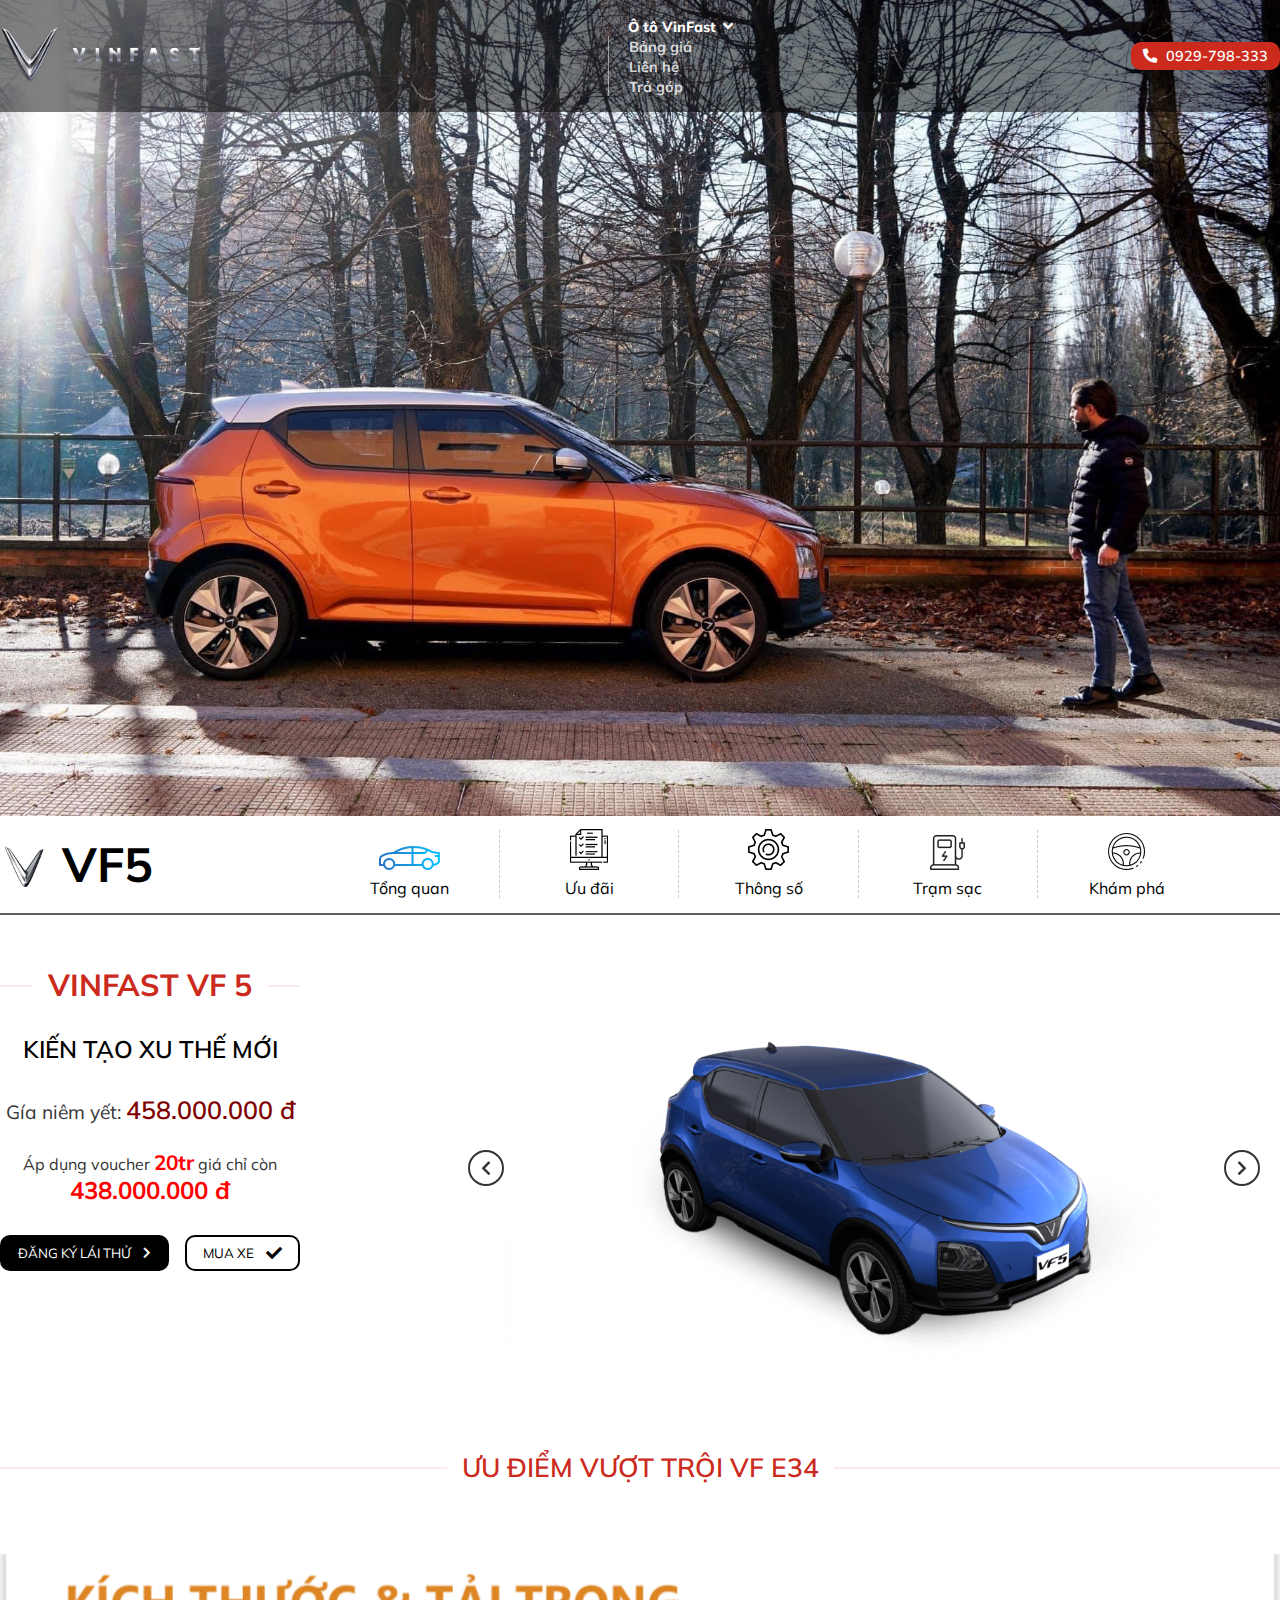
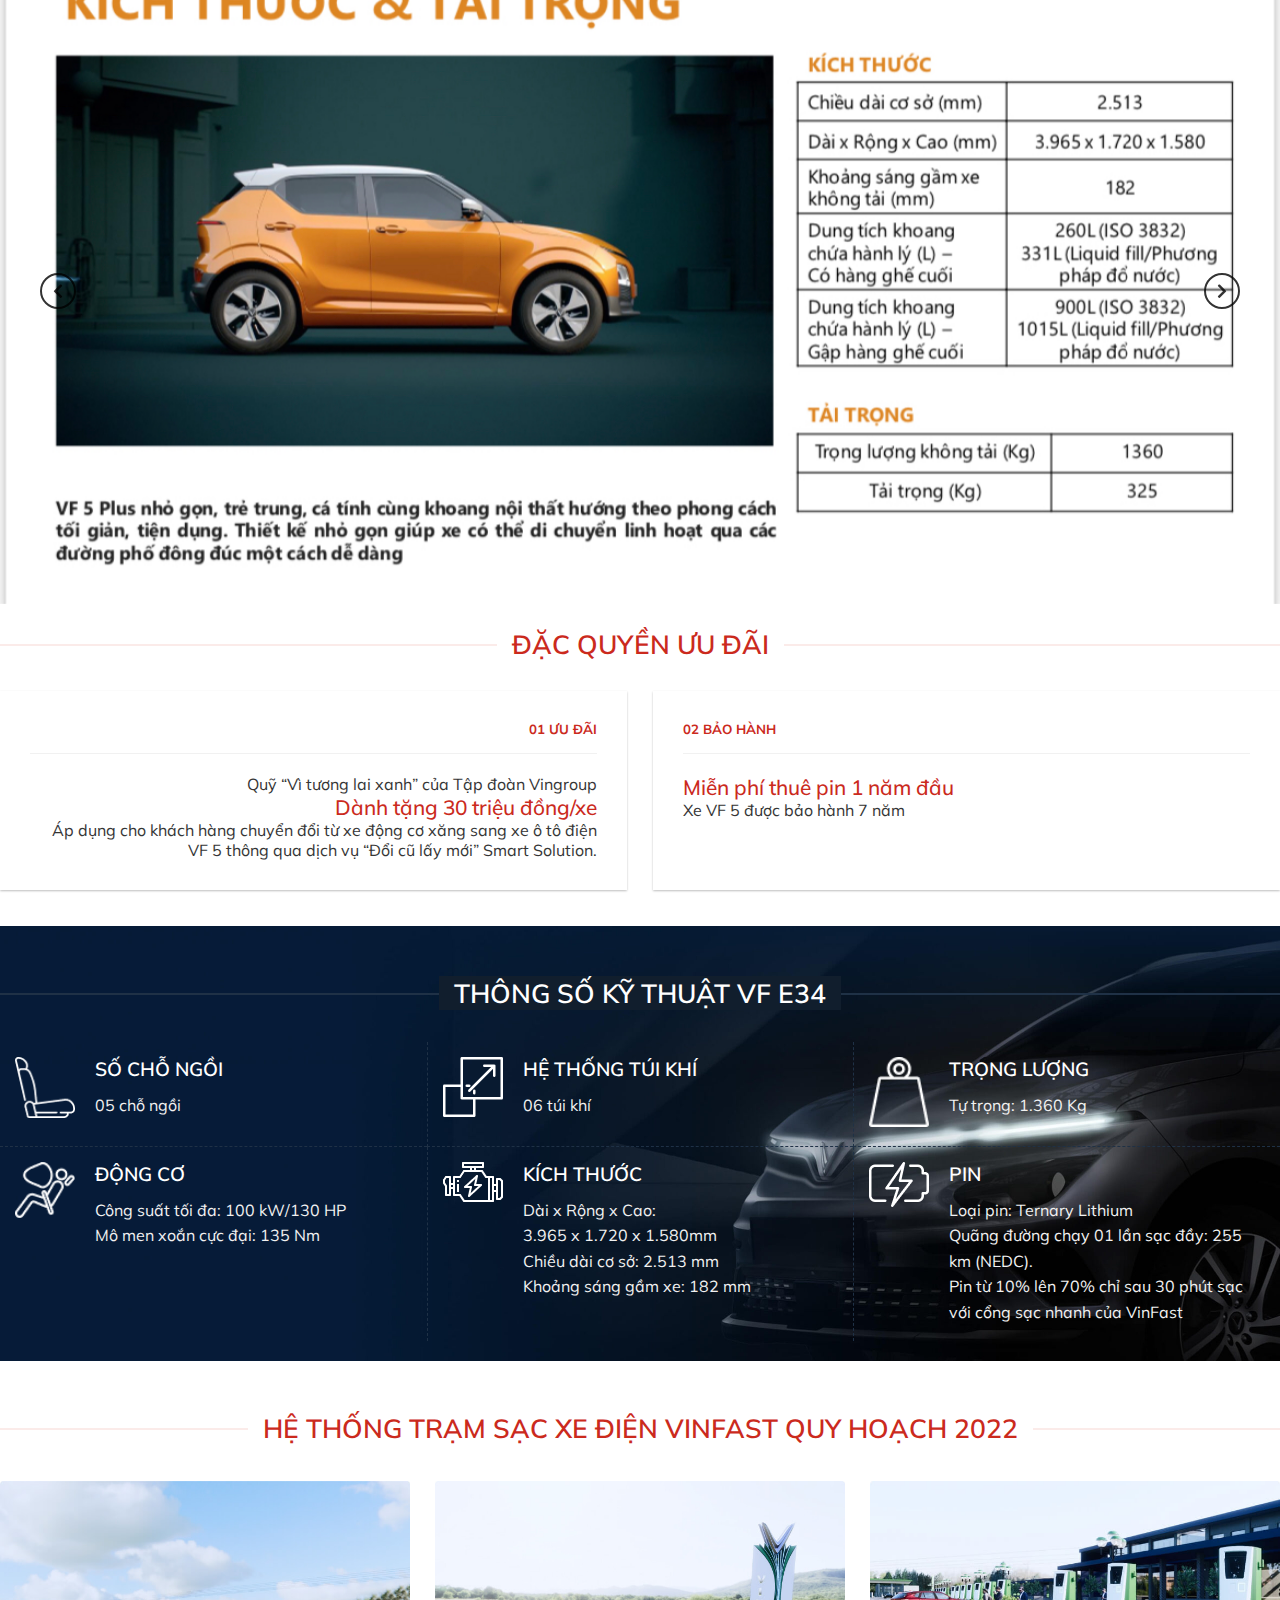
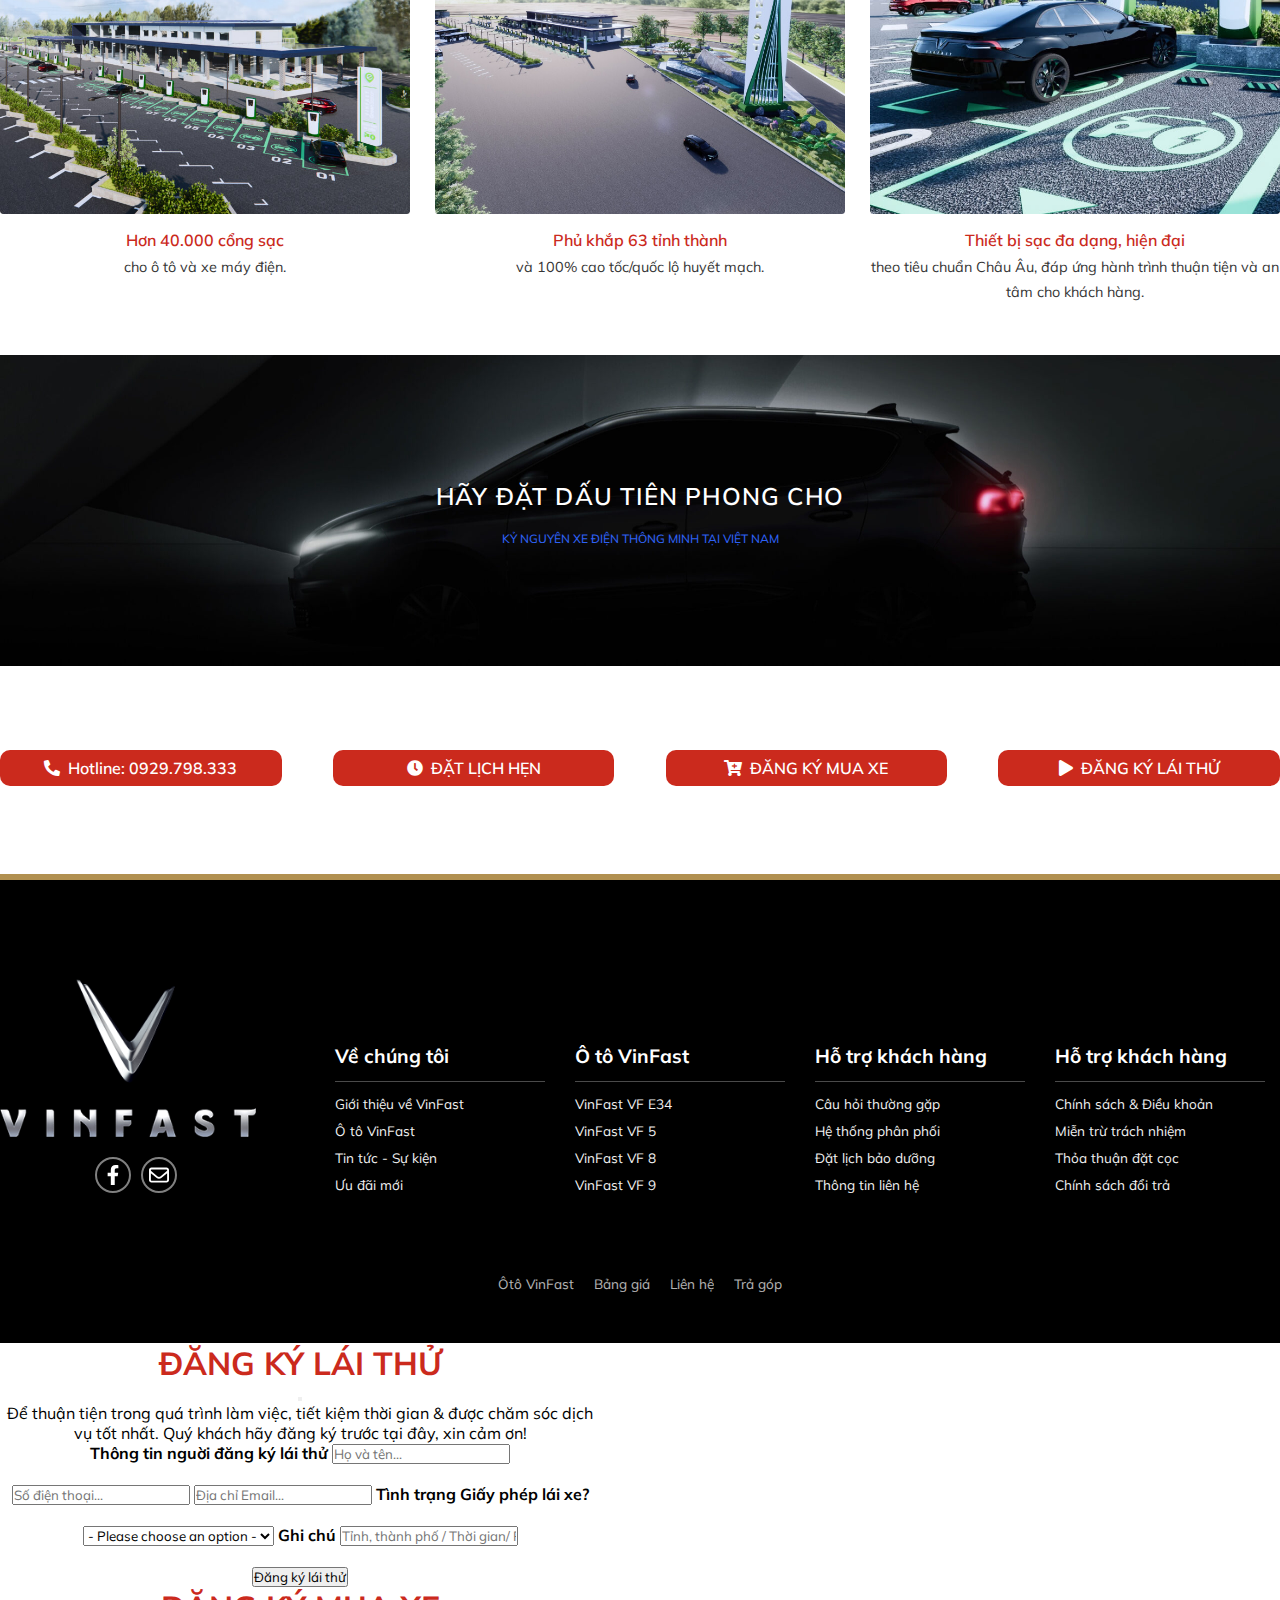
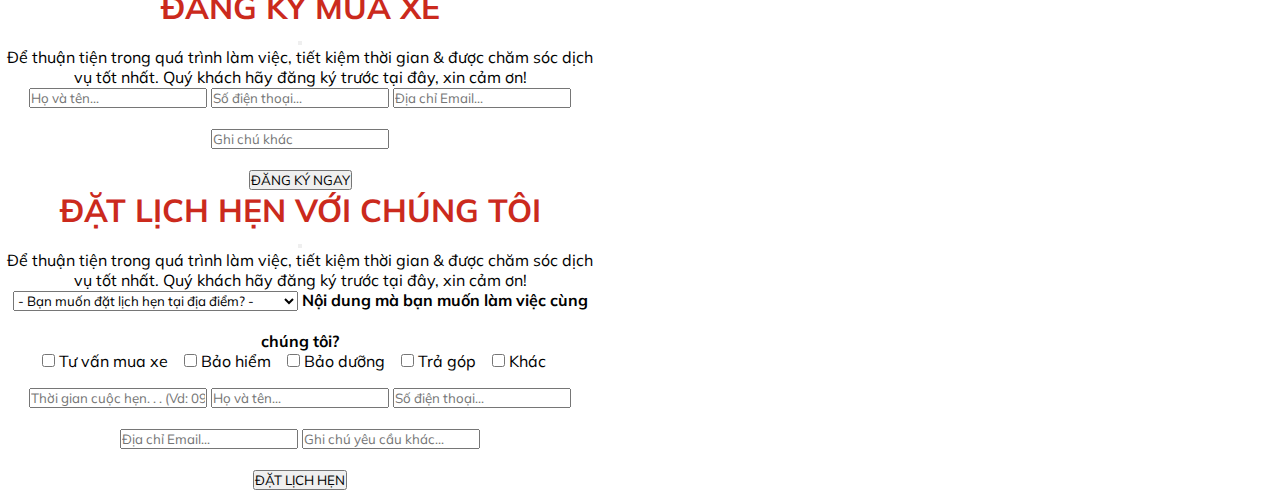
<file: VF5.html>
<!DOCTYPE html>
<html lang="en">
  <head>
    <meta charset="UTF-8" />
    <meta http-equiv="X-UA-Compatible" content="IE=edge" />
    <meta name="viewport" content="width=device-width, initial-scale=1.0" />
    <link rel="shortcut icon" type="image/x-icon" href="./images/vf.png" />
    <title>VF5 - Vinfast Việt Nam</title>

    <!-- Mulish font -->
    <link rel="preconnect" href="https://fonts.googleapis.com" />
    <link rel="preconnect" href="https://fonts.gstatic.com" crossorigin />
    <link
      href="https://fonts.googleapis.com/css2?family=Mulish:wght@400;500;600;700;800&display=swap"
      rel="stylesheet"
    />

    <!-- Font Awesome -->
    <link
      rel="stylesheet"
      href="https://cdnjs.cloudflare.com/ajax/libs/font-awesome/5.15.4/css/all.min.css"
    />

    <!-- Bootstrap -->
    <link
      href="https://cdn.jsdelivr.net/npm/bootstrap@5.3.0-alpha1/dist/css/bootstrap.min.css"
      rel="stylesheet"
      integrity="sha384-GLhlTQ8iRABdZLl6O3oVMWSktQOp6b7In1Zl3/Jr59b6EGGoI1aFkw7cmDA6j6gD"
      crossorigin="anonymous"
    />

    <!-- Carousel -->
    <link
      rel="stylesheet"
      href="./owlcarousel/dist/assets/owl.carousel.min.css"
    />
    <link
      rel="stylesheet"
      href="./owlcarousel/dist/assets/owl.theme.default.min.css"
    />

    <!-- Custom -->
    <link rel="stylesheet" href="./styles/common.css" />
    <link rel="stylesheet" href="./styles/VFe34.css" />
    <link rel="stylesheet" href="./styles/VF5.css" />
  </head>

  <body>
    <!-- header: begin -->
    <section id="header">
      <div class="container">
          <i onclick="toggleMiniMenu()" class="fas fa-bars menu-mini-icon"></i>
          <a href="./trang-chu" class="logo">
              <img src="./images/logo-vinfast.png" alt="">
          </a>

          <ul class="navbar">
              <li class="navbar-item dropdown">
                  <a class="active" href="">Ô tô VinFast</a>
                  <i class="fas fa-angle-down active"></i>
                  <div class="submenu-wrap">
                      <ul class="submenu">
                          <i class="fas fa-sort-up"></i>
                          <li class="submenu-item"><a href="./VFe34">VF e34</a></li>
                          <li class="submenu-item"><a class="active" href="">VF5</a></li>
                          <li class="submenu-item"><a href="./VF8">VF8</a></li>
                          <li class="submenu-item"><a href="./VF9">VF9</a></li>
                      </ul>
                  </div>
              </li>
              <li class="navbar-item"><a href="./bang-gia">Bảng giá</a></li>
              <li class="navbar-item"><a href="./lien-he">Liên hệ</a></li>
              <li class="navbar-item"><a href="./tra-gop">Trả góp</a></li>
          </ul>

          <a class="phone" href="tel:0929798333">
              <i class="fas fa-phone-alt"></i>
              <span class="phone__number">0929-798-333</span>
          </a>

          <div class="navbar-mini-block">
              <ul class="navbar-mini">
                  <svg onclick="toggleMiniMenu()" xmlns="http://www.w3.org/2000/svg" viewBox="0 0 320 512"><!--! Font Awesome Pro 6.3.0 by @fontawesome - https://fontawesome.com License - https://fontawesome.com/license (Commercial License) Copyright 2023 Fonticons, Inc. --><path d="M310.6 150.6c12.5-12.5 12.5-32.8 0-45.3s-32.8-12.5-45.3 0L160 210.7 54.6 105.4c-12.5-12.5-32.8-12.5-45.3 0s-12.5 32.8 0 45.3L114.7 256 9.4 361.4c-12.5 12.5-12.5 32.8 0 45.3s32.8 12.5 45.3 0L160 301.3 265.4 406.6c12.5 12.5 32.8 12.5 45.3 0s12.5-32.8 0-45.3L205.3 256 310.6 150.6z"/></svg>
                  <li onclick="toggleSubmenu(this)" class="navbar-mini-item dropdown active">
                      <a class="active">Ô tô VinFast</a>
                      <i class="fas fa-angle-down"></i>
                      <i class="fas fa-angle-up"></i>
                      <ul class="submenu-mini">
                          <li class="submenu-mini-item"><a href="./VFe34">VF e34</a></li>
                          <li class="submenu-mini-item active"><a href="">VF5</a></li>
                          <li class="submenu-mini-item"><a href="./VF8">VF8</a></li>
                          <li class="submenu-mini-item"><a href="./VF9">VF9</a></li>
                      </ul>
                  </li>
                  <li class="navbar-mini-item"><a href="./bang-gia">Bảng giá</a></li>
                  <li class="navbar-mini-item"><a href="./lien-he">Liên hệ</a></li>
                  <li class="navbar-mini-item"><a href="./tra-gop">Trả góp</a></li>
              </ul>
  
              <div onclick="toggleMiniMenu()" class="navbar-mini-wrapper"></div>
          </div>
      </div>
  </section>
  <!-- header: end -->

    <!-- vfe34-banner: begin -->
    <section id="vfe34-banner">
      <!-- <iframe id="ytplayer-448" class="ux-youtube fill object-fit visible" data-videoid="_DOpcGkD5Iw" data-loop="1"
            data-audio="0" frameborder="0" allowfullscreen="1"
            allow="autoplay; accelerometer; clipboard-write; encrypted-media; gyroscope; picture-in-picture; web-share"
            title="VinFast VF 9 - SUV hạng E mạnh mẽ, sang trọng" width="100%" height="100%"
            src="https://www.youtube.com/embed/_DOpcGkD5Iw?html5=1&amp;autoplay=1&amp;controls=0&amp;rel=0&amp;modestbranding=1&amp;playsinline=1&amp;showinfo=0&amp;fs=0&amp;loop=1&amp;el=0&amp;playlist=_DOpcGkD5Iw&amp;enablejsapi=1&amp;origin=https%3A%2F%2Fauto-vinfast.net&amp;widgetid=1"
            data-gtm-yt-inspected-4="true"></iframe> -->

      <!-- <iframe
        id=""
        class="ux-youtube fill object-fit visible"
        data-videoid="_DOpcGkD5Iw"
        data-loop="1"
        data-audio="0"
        frameborder="0"
        allowfullscreen="1"
        src="https://www.youtube.com/embed/_DOpcGkD5Iw?autoplay=1&loop=1&autopause=0&muted=1&playlist=_DOpcGkD5Iw&rel=0&modestbranding=1&playsinline=1&showinfo=0&el=0&widgetid=1"
        allow="autoplay; accelerometer; clipboard-write; encrypted-media; gyroscope; picture-in-picture; web-share"
        title="VinFast VF 9 - SUV hạng E mạnh mẽ, sang trọng"
        width="100%"
        webkitallowfullscreen
        mozallowfullscreen
        allowfullscreen
      >
      </iframe> -->
      <img src="./images/vf5banner1.jpeg" alt="">
    </section>
    <!-- vfe34-banner: end -->

    <!-- navigation: begin -->
    <section id="navigation">
      <div class="container">
        <div class="navigation-left">
          <img src="./images/vf.png" alt="" class="navigation-left__logo" />
          <span class="navigation-left__txt">VF5</span>
        </div>
        <div class="navigation-right">
          <a href="#overview" class="navigation-item">
            <div class="navigation-item__logo">
              <img src="./images/ic_topnav1.png" alt="" />
            </div>
            <span class="navigation-item__txt">Tổng quan</span>
          </a>
          <a href="#offer" class="navigation-item">
            <div class="navigation-item__logo">
              <img src="./images/ic_topnav2.png" alt="" />
            </div>
            <span class="navigation-item__txt">Ưu đãi</span>
          </a>
          <a href="#specification" class="navigation-item">
            <div class="navigation-item__logo">
              <img src="./images/ic_topnav3.png" alt="" />
            </div>
            <span class="navigation-item__txt">Thông số</span>
          </a>
          <a href="#station" class="navigation-item">
            <div class="navigation-item__logo">
              <img src="./images/ic_topnav4.png" alt="" />
            </div>
            <span class="navigation-item__txt">Trạm sạc</span>
          </a>
          <a href="#explore" class="navigation-item">
            <div class="navigation-item__logo">
              <img src="./images/ic_topnav5.png" alt="" />
            </div>
            <span class="navigation-item__txt">Khám phá</span>
          </a>
        </div>
      </div>
    </section>
    <!-- navigation: end -->

    <!-- overview: begin -->
    <section id="overview">
      <div class="container">
        <div class="overview-left">
          <h2 class="overview__name"><span>VINFAST VF 5</span></h2>
          <h3 class="overview__slogan">KIẾN TẠO XU THẾ MỚI</h3>
          <p class="overview__price">
            Gía niêm yết: <span>458.000.000 đ</span>
          </p>
          <p class="overview__voucher">
            Áp dụng voucher <span>20tr</span> giá chỉ còn<br />
            <span>438.000.000 đ</span>
          </p>
          <div class="overview-action">
            <button data-bs-toggle="modal" data-bs-target="#registerModal" class="overview-action__test">
              <span>ĐĂNG KÝ LÁI THỬ</span>
              <i class="fas fa-chevron-right"></i>
            </button>
            <button data-bs-toggle="modal" data-bs-target="#buyModal" class="overview-action__buy">
              MUA XE
              <i class="fas fa-check"></i>
            </button>
          </div>
        </div>
        <div class="overview-right">
          <div class="owl-carousel owl-carousel-vfe34">
            <div class="slider-item">
              <img src="./images/vf5-1.png" alt="" />
            </div>
            <div class="slider-item">
              <img src="./images/vf5-2.png" alt="" />
            </div>
            <div class="slider-item">
              <img src="./images/vf5-3.png" alt="" />
            </div>
            <div class="slider-item">
              <img src="./images/vf5-4.png" alt="" />
            </div>
            <div class="slider-item">
              <img src="./images/vf5-5.png" alt="" />
            </div>
            <div class="slider-item">
              <img src="./images/vf5-6.png" alt="" />
            </div>
          </div>
          <!-- <ul id="carousel-custom-dots" class="owl-dots">
            <li class="owl-dot"><img src="./images/dot1.png" alt="" /></li>
            <li class="owl-dot"><img src="./images/dot2.png" alt="" /></li>
            <li class="owl-dot"><img src="./images/dot3.png" alt="" /></li>
            <li class="owl-dot"><img src="./images/dot4.png" alt="" /></li>
            <li class="owl-dot"><img src="./images/dot5.png" alt="" /></li>
            <li class="owl-dot"><img src="./images/dot6.png" alt="" /></li>
            <li class="owl-dot"><img src="./images/dot7.png" alt="" /></li>
            <li class="owl-dot"><img src="./images/dot8.png" alt="" /></li>
          </ul> -->
        </div>
      </div>
    </section>
    <!-- overview: end -->

    <!-- explore: begin -->
    <section id="explore">
      <div class="container">
        <h2 class="explore__title"><span>ƯU ĐIỂM VƯỢT TRỘI VF E34</span></h2>
      </div>
    </section>
    <!-- explore: end -->

    <!-- vfe34-slider: begin -->
    <section id="vfe34-slider">
      <div class="owl-carousel owl-carousel-vfe34-slider">
        <div class="slider-item">
          <img src="./images/vf5-benefit1.jpeg" alt="" />
        </div>
        <div class="slider-item">
          <img src="./images/vf5-benefit2.jpeg" alt="" />
        </div>
        <div class="slider-item">
          <img src="./images/vf5-benefit3.jpeg" alt="" />
        </div>
      </div>
    </section>
    <!-- vfe34-slider: end -->

    <!-- offer: begin -->
    <section id="offer">
      <div class="container">
        <h2 class="offer__title"><span>ĐẶC QUYỀN ƯU ĐÃI</span></h2>
        <div class="offer-body">
          <div class="offer-item offer-item--left">
            <h5 class="offer-item__header">01 ƯU ĐÃI</h5>
            <div class="offer-item__content">
              <p class="text-normal">
                Quỹ “Vì tương lai xanh” của Tập đoàn Vingroup
              </p>
              <p class="text-red">Dành tặng 30 triệu đồng/xe</p>
              <p class="text-normal">
                Áp dụng cho khách hàng chuyển đổi từ xe động cơ xăng sang xe ô
                tô điện VF 5 thông qua dịch vụ “Đổi cũ lấy mới” Smart Solution.
              </p>
            </div>
          </div>
          <div class="offer-item">
            <h5 class="offer-item__header">02 BẢO HÀNH</h5>
            <div class="offer-item__content">
              <p class="text-red">Miễn phí thuê pin 1 năm đầu</p>
              <p class="text-normal">Xe VF 5 được bảo hành 7 năm</p>
            </div>
          </div>
        </div>
      </div>
    </section>
    <!-- offer: end -->

    <!-- specification: begin -->
    <section id="specification">
      <div class="container">
        <h2 class="specification__title">
          <span>THÔNG SỐ KỸ THUẬT VF E34</span>
        </h2>
        <div class="specification-body">
          <div class="specification-item">
            <div class="item-icon"><img src="./images/iii1.png" alt="" /></div>
            <div class="item-content">
              <h4 class="item-content__title">SỐ CHỖ NGỒI</h4>
              <p class="item-content__txt">05 chỗ ngồi</p>
            </div>
          </div>
          <div class="specification-item">
            <div class="item-icon"><img src="./images/iii2.png" alt="" /></div>
            <div class="item-content">
              <h4 class="item-content__title">HỆ THỐNG TÚI KHÍ</h4>
              <p class="item-content__txt">06 túi khí</p>
            </div>
          </div>
          <div class="specification-item">
            <div class="item-icon"><img src="./images/iii3.png" alt="" /></div>
            <div class="item-content">
              <h4 class="item-content__title">TRỌNG LƯỢNG</h4>
              <p class="item-content__txt">Tự trọng: 1.360 Kg</p>
            </div>
          </div>
          <div class="specification-item">
            <div class="item-icon"><img src="./images/iii4.png" alt="" /></div>
            <div class="item-content">
              <h4 class="item-content__title">ĐỘNG CƠ</h4>
              <p class="item-content__txt">
                Công suất tối đa: 100 kW/130 HP<br />

                Mô men xoắn cực đại: 135 Nm
              </p>
            </div>
          </div>
          <div class="specification-item">
            <div class="item-icon"><img src="./images/iii5.png" alt="" /></div>
            <div class="item-content">
              <h4 class="item-content__title">KÍCH THƯỚC</h4>
              <p class="item-content__txt">
                Dài x Rộng x Cao:<br />
                3.965 x 1.720 x 1.580mm<br />
                Chiều dài cơ sở: 2.513 mm<br />
                Khoảng sáng gầm xe: 182 mm
              </p>
            </div>
          </div>
          <div class="specification-item">
            <div class="item-icon"><img src="./images/iii6.png" alt="" /></div>
            <div class="item-content">
              <h4 class="item-content__title">PIN</h4>
              <p class="item-content__txt">
                Loại pin: Ternary Lithium<br />
                Quãng đường chạy 01 lần sạc đầy: 255 km (NEDC).<br />

                Pin từ 10% lên 70% chỉ sau 30 phút sạc với cổng sạc nhanh của
                VinFast
              </p>
            </div>
          </div>
        </div>
      </div>
    </section>
    <!-- specification: end -->

    <!-- station: begin -->
    <section id="station">
      <div class="container">
        <h2 class="station__title">
          <span>HỆ THỐNG TRẠM SẠC XE ĐIỆN VINFAST QUY HOẠCH 2022</span>
        </h2>
        <div class="station-body">
          <div class="station-item">
            <div class="station-item__img">
              <img src="./images/station1.jpeg" />
            </div>
            <p class="station-item__txt">
              Hơn 40.000 cổng sạc<br /><span>cho ô tô và xe máy điện.</span>
            </p>
          </div>
          <div class="station-item">
            <div class="station-item__img">
              <img src="./images/station2.jpeg" />
            </div>
            <p class="station-item__txt">
              Phủ khắp 63 tỉnh thành<br /><span
                >và 100% cao tốc/quốc lộ huyết mạch.</span
              >
            </p>
          </div>
          <div class="station-item">
            <div class="station-item__img">
              <img src="./images/station3.jpeg" />
            </div>
            <p class="station-item__txt">
              Thiết bị sạc đa dạng, hiện đại<br /><span
                >theo tiêu chuẩn Châu Âu, đáp ứng hành trình thuận tiện và an
                tâm cho khách hàng.</span
              >
            </p>
          </div>
        </div>
      </div>
    </section>
    <!-- station: end -->

    <!-- vfe34-banner2: begin -->
    <section id="vfe34-banner2">
      <img src="./images/bg_contact_top-scaled.jpeg" alt="" />
      <div class="vfe34-banner-content">
        <h3 class="content__title">HÃY ĐẶT DẤU TIÊN PHONG CHO</h3>
        <p class="content__txt">KỶ NGUYÊN XE ĐIỆN THÔNG MINH TẠI VIỆT NAM</p>
      </div>
    </section>
    <!-- vfe34-banner2: end -->

    <!-- contact: begin -->
    <section id="contact-form">
      <div class="container">
          <a href="tel:0929798333" class="contact-item">
              <i class="fas fa-phone-alt"></i>
              <span>Hotline: 0929.798.333</span>
          </a>
          <a data-bs-toggle="modal" data-bs-target="#bookingModal" class="contact-item">
              <i class="fas fa-clock"></i>
              <span>ĐẶT LỊCH HẸN</span>
          </a>
          <a data-bs-toggle="modal" data-bs-target="#buyModal" class="contact-item">
              <i class="fas fa-cart-plus"></i>
              <span>ĐĂNG KÝ MUA XE</span>
          </a>
          <a data-bs-toggle="modal" data-bs-target="#registerModal" class="contact-item">
              <i class="fas fa-play"></i>
              <span>ĐĂNG KÝ LÁI THỬ</span>
          </a>
      </div>
  </section>
  <!-- contact: end -->

    <!-- footer: begin -->
    <section id="footer">
      <div class="container">
          <div class="footer-menu">
              <div class="footer-left">
                  <div class="footer__logo">
                      <img class="logo__vin" src="./images/vf.png" alt="">
                      <img class="logo__txt" src="./images/vinfast.png" alt="">
                  </div>
                  <div class="footer-socials">
                      <a class="facebook__icon" href="https://www.facebook.com/VinFastPhamHung?mibextid=LQQJ4d">
                          <svg xmlns="http://www.w3.org/2000/svg"
                              viewBox="0 0 320 512"><!--! Font Awesome Pro 6.3.0 by @fontawesome - https://fontawesome.com License - https://fontawesome.com/license (Commercial License) Copyright 2023 Fonticons, Inc. -->
                              <path
                                  d="M279.14 288l14.22-92.66h-88.91v-60.13c0-25.35 12.42-50.06 52.24-50.06h40.42V6.26S260.43 0 225.36 0c-73.22 0-121.08 44.38-121.08 124.72v70.62H22.89V288h81.39v224h100.17V288z" />
                          </svg>
                      </a>
                      <a class="mail__icon" href="mailto:Nhabui1994@gmail.com">
                          <svg xmlns="http://www.w3.org/2000/svg"
                              viewBox="0 0 512 512"><!--! Font Awesome Pro 6.3.0 by @fontawesome - https://fontawesome.com License - https://fontawesome.com/license (Commercial License) Copyright 2023 Fonticons, Inc. -->
                              <path
                                  d="M64 112c-8.8 0-16 7.2-16 16v22.1L220.5 291.7c20.7 17 50.4 17 71.1 0L464 150.1V128c0-8.8-7.2-16-16-16H64zM48 212.2V384c0 8.8 7.2 16 16 16H448c8.8 0 16-7.2 16-16V212.2L322 328.8c-38.4 31.5-93.7 31.5-132 0L48 212.2zM0 128C0 92.7 28.7 64 64 64H448c35.3 0 64 28.7 64 64V384c0 35.3-28.7 64-64 64H64c-35.3 0-64-28.7-64-64V128z" />
                          </svg></a>
                  </div>
              </div>
              <div class="footer-right">
                  <div class="footer-block">
                      <h4 class="item-header">Về chúng tôi</h4>
                      <ul class="item-list">
                          <li class="item-list__txt"><a href="https://vinfastauto.com/vn_vi/ve-chung-toi">Giới thiệu về VinFast</a></li>
                          <li class="item-list__txt"><a href="">Ô tô VinFast</a></li>
                          <li class="item-list__txt"><a href="https://vinfast.vn/category/tin-vinfast/">Tin tức - Sự kiện</a></li>
                          <li class="item-list__txt"><a href="./bang-gia">Ưu đãi mới</a></li>
                      </ul>
                  </div>

                  <div class="footer-block">
                      <h4 class="item-header">Ô tô VinFast</h4>
                      <ul class="item-list">
                          <li class="item-list__txt"><a href="./VFe34">VinFast VF E34</a></li>
                          <li class="item-list__txt"><a href="./VF5">VinFast VF 5</a></li>
                          <li class="item-list__txt"><a href="./VF8">VinFast VF 8</a></li>
                          <li class="item-list__txt"><a href="./VF9">VinFast VF 9</a></li>
                      </ul>
                  </div>

                  <div class="footer-block">
                      <h4 class="item-header">Hỗ trợ khách hàng</h4>
                      <ul class="item-list">
                          <li class="item-list__txt">Câu hỏi thường gặp</li>
                          <li class="item-list__txt">Hệ thống phân phối</li>
                          <li class="item-list__txt">Đặt lịch bảo dưỡng</li>
                          <li class="item-list__txt"><a href="./lien-he">Thông tin liên hệ</a></li>
                      </ul>
                  </div>

                  <div class="footer-block">
                      <h4 class="item-header">Hỗ trợ khách hàng</h4>
                      <ul class="item-list">
                          <li class="item-list__txt">Chính sách & Điều khoản</li>
                          <li class="item-list__txt">Miễn trừ trách nhiệm</li>
                          <li class="item-list__txt">Thỏa thuận đặt cọc</li>
                          <li class="item-list__txt">Chính sách đổi trả</li>
                      </ul>
                  </div>
              </div>
          </div>
          <ul class="footer-navbar">
              <li class="footer-navbar__item"><a href="./trang-chu">Ôtô VinFast</a></li>
              <li class="footer-navbar__item"><a href="./bang-gia">Bảng giá</a></li>
              <li class="footer-navbar__item"><a href="./lien-he">Liên hệ</a></li>
              <li class="footer-navbar__item"><a href="./tra-gop">Trả góp</a></li>
            </ul>
      </div>
  </section>
  <!-- footer:end -->

    <!-- modal dang ky lai thu: begin -->
  <div class="modal fade" id="registerModal" tabindex="-1" aria-labelledby="registerModalLabel" aria-hidden="true">
    <div class="modal-dialog">
      <div class="modal-content">
        <form id="registerForm" onsubmit="submitRegisterForm(event)">
        <div class="modal-header">
          <h1 class="modal-title fs-5" id="registerModalLabel">ĐĂNG KÝ LÁI THỬ</h1>
          <button type="button" class="btn-close" data-bs-dismiss="modal" aria-label="Close"></button>
        </div>
        <div class="modal-body">
            <p>Để thuận tiện trong quá trình làm việc, tiết kiệm thời gian & được chăm sóc dịch vụ tốt nhất. Quý khách hãy đăng ký trước tại đây, xin cảm ơn!</p>
            <label for="">Thông tin nguời đăng ký lái thử</label>
            <input class="form-control" type="text" id="registerNname" name="registerNname" placeholder="Họ và tên..." required>
            <input class="form-control" type="number" id="registerPhone" name="registerPhone" placeholder="Số điện thoại..." required>
            <input class="form-control" type="email" id="registerEmail" name="registerEmail" placeholder="Địa chỉ Email..." required>

            <label for="">Tình trạng Giấy phép lái xe?</label>
            <select class="form-select" id="license" name="license">
              <option value="type">- Please choose an option  -</option>
              <option value="Đã có Giấy phép lái xe">Đã có</option>
              <option value="Chưa có Giấy phép lái xe">Chưa có</option>
              <option value="Đang trong quá trình học">Đang trong quá trình học</option>
              <option value="Khác">Khác...</option>
            </select>

            <label for="">Ghi chú</label>
            <input class="form-control" type="text" id="registerNote" name="registerNote" placeholder="Tỉnh, thành phố / Thời gian/ Phiên bản xe...">
            <p class="noti success" style="color: #cb2a1d; font-weight: 700;"></p>

        </div>
        <div class="modal-footer">
          <button type="submit" class="btn btn-danger">Đăng ký lái thử</button>
        </div>
      </form>
      </div>
    </div>
  </div>
  <!-- modal dang ky lai thu: end -->

  <!-- modal dang ky mua xe: begin -->
  <div class="modal fade" id="buyModal" tabindex="-1" aria-labelledby="buyModalLabel" aria-hidden="true">
    <div class="modal-dialog">
      <div class="modal-content">
        <form id="buyForm" onsubmit="submitBuyForm(event)">
          <div class="modal-header">
            <h1 class="modal-title fs-5" id="buyModalLabel">ĐĂNG KÝ MUA XE</h1>
            <button type="button" class="btn-close" data-bs-dismiss="modal" aria-label="Close"></button>
          </div>
          <div class="modal-body">
              <p>Để thuận tiện trong quá trình làm việc, tiết kiệm thời gian & được chăm sóc dịch vụ tốt nhất. Quý khách hãy đăng ký trước tại đây, xin cảm ơn!</p>
              <input class="form-control" type="text" id="buyName" name="buyName" placeholder="Họ và tên..." required>
              <input class="form-control" type="number" id="buyPhone" name="buyPhone" placeholder="Số điện thoại..." required>
              <input class="form-control" type="email" id="buyEmail" name="buyEmail" placeholder="Địa chỉ Email..." required>
              <input class="form-control" type="text" id="buyNote" name="buyNote" placeholder="Ghi chú khác">
              <p class="noti success" style="color: #cb2a1d; font-weight: 700;"></p>

          </div>
          <div class="modal-footer">
            <button type="submit" class="btn btn-danger">ĐĂNG KÝ NGAY</button>
          </div>
        </form>
      </div>
    </div>
  </div>
  <!-- modal dang ky mua xe: end -->

  <!-- modal dat lich hen: begin -->
  <div class="modal fade" id="bookingModal" tabindex="-1" aria-labelledby="bookingModalLabel" aria-hidden="true">
    <div class="modal-dialog">
      <div class="modal-content">
        <form id="bookingForm" onsubmit="submitBookingForm(event)">
          <div class="modal-header">
            <h1 class="modal-title fs-5" id="bookingModalLabel">ĐẶT LỊCH HẸN VỚI CHÚNG TÔI</h1>
            <button type="button" class="btn-close" data-bs-dismiss="modal" aria-label="Close"></button>
          </div>
          <div class="modal-body">
              <p>Để thuận tiện trong quá trình làm việc, tiết kiệm thời gian & được chăm sóc dịch vụ tốt nhất. Quý khách hãy đăng ký trước tại đây, xin cảm ơn!</p>

              <select class="form-select mt-3" id="place" name="place">
                <option value="">- Bạn muốn đặt lịch hẹn tại địa điểm? -</option>
                <option value="Showroom của chúng tôi">Showroom của chúng tôi</option>
                <option value="Tại nhà riêng của bạn">Tại nhà riêng của bạn</option>
                <option value="Chỉ đặt lịch hẹn tư vấn trước qua điện thoại">Chỉ đặt lịch hẹn tư vấn trước qua điện thoại</option>
              </select>

              <label class="mt-3" for="">Nội dung mà bạn muốn làm việc cùng chúng tôi?</label>
              <div class="booking-check d-flex flex-wrap">
                <div class="form-check">
                  <input class="form-check-input" type="checkbox" value="Tư vấn mua xe" id="check-0">
                  <label class="form-check-label" for="check-0">
                    Tư vấn mua xe
                  </label>
                </div>
                <div class="form-check">
                  <input class="form-check-input" type="checkbox" value="Bảo hiểm" id="check-1">
                  <label class="form-check-label" for="check-1">
                    Bảo hiểm
                  </label>
                </div>
                <div class="form-check">
                  <input class="form-check-input" type="checkbox" value="Bảo dưỡng" id="check-2">
                  <label class="form-check-label" for="check-2">
                    Bảo dưỡng
                  </label>
                </div>
                <div class="form-check">
                  <input class="form-check-input" type="checkbox" value="Trả góp" id="check-3">
                  <label class="form-check-label" for="check-3">
                    Trả góp
                  </label>
                </div>
                <div class="form-check">
                  <input class="form-check-input" type="checkbox" value="Khác" id="check-4">
                  <label class="form-check-label" for="check-4">
                    Khác
                  </label>
                </div>
              </div>

              <input class="form-control mt-3" type="text" id="time" name="time" placeholder="Thời gian cuộc hẹn. . . (Vd: 09h sáng 01/01/2021)" required>
              <input class="form-control" type="text" id="bookingName" name="bookingName" placeholder="Họ và tên..." required>
              <input class="form-control" type="number" id="bookingPhone" name="bookingPhone" placeholder="Số điện thoại..." required>
              <input class="form-control" type="email" id="bookingEmail" name="bookingEmail" placeholder="Địa chỉ Email..." required>
              <input class="form-control" type="text" id="bookingNote" name="bookingNote" placeholder="Ghi chú yêu cầu khác...">
              <p class="noti success" style="color: #cb2a1d; font-weight: 700;"></p>
          </div>
          <div class="modal-footer">
            <button type="" class="btn btn-danger">ĐẶT LỊCH HẸN</button>
          </div>
        </form>
      </div>
    </div>
  </div>
  <!-- modal dat lich hen: end -->

    <script src="https://code.jquery.com/jquery-3.4.1.min.js"></script>
    <script src="./owlcarousel/dist/owl.carousel.min.js"></script>
    <script
      src="https://cdn.jsdelivr.net/npm/bootstrap@5.3.0-alpha1/dist/js/bootstrap.bundle.min.js"
      integrity="sha384-w76AqPfDkMBDXo30jS1Sgez6pr3x5MlQ1ZAGC+nuZB+EYdgRZgiwxhTBTkF7CXvN"
      crossorigin="anonymous"
    ></script>
    <script
      src="https://cdn.jsdelivr.net/npm/@popperjs/core@2.11.6/dist/umd/popper.min.js"
      integrity="sha384-oBqDVmMz9ATKxIep9tiCxS/Z9fNfEXiDAYTujMAeBAsjFuCZSmKbSSUnQlmh/jp3"
      crossorigin="anonymous"
    ></script>
    <script
      src="https://cdn.jsdelivr.net/npm/bootstrap@5.3.0-alpha1/dist/js/bootstrap.min.js"
      integrity="sha384-mQ93GR66B00ZXjt0YO5KlohRA5SY2XofN4zfuZxLkoj1gXtW8ANNCe9d5Y3eG5eD"
      crossorigin="anonymous"
    ></script>
    <script src="./js/main.js"></script>
    <script src="./js/CommonForm.js"></script>
  </body>
</html>
</file>
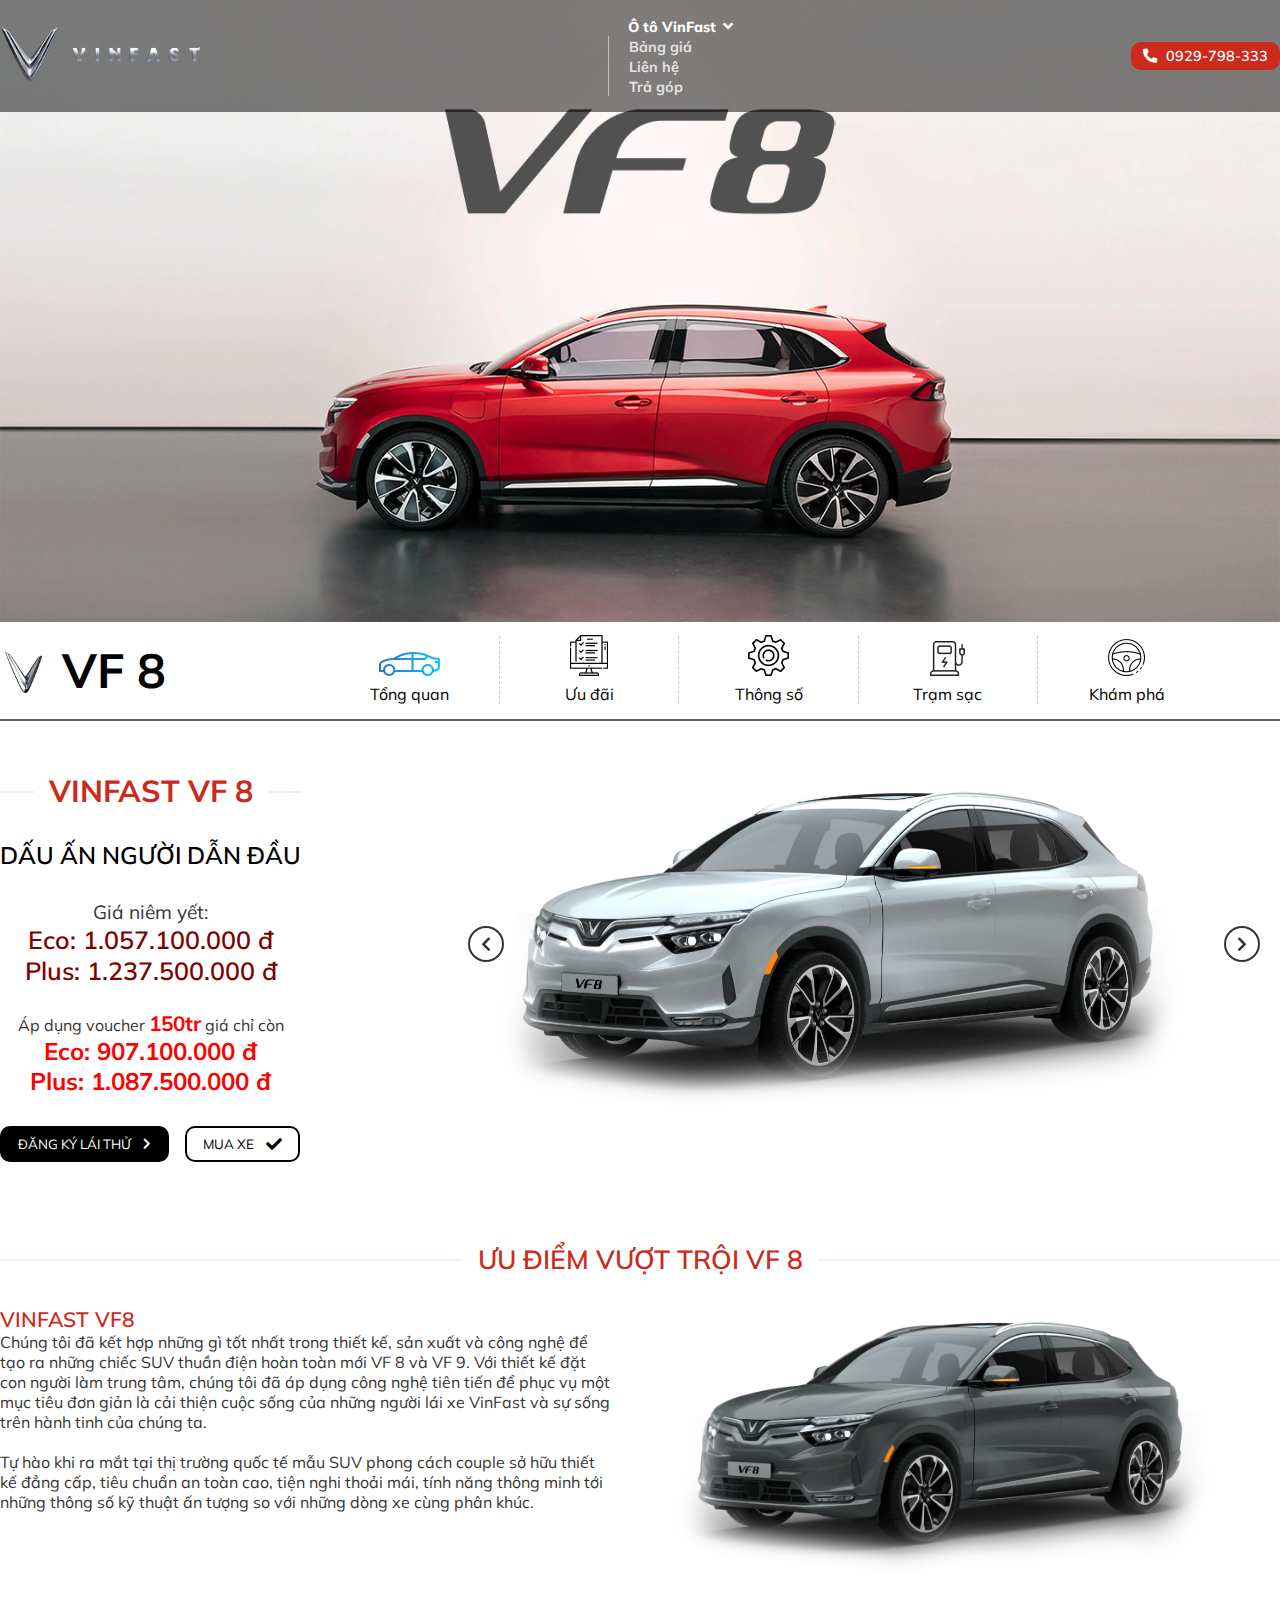
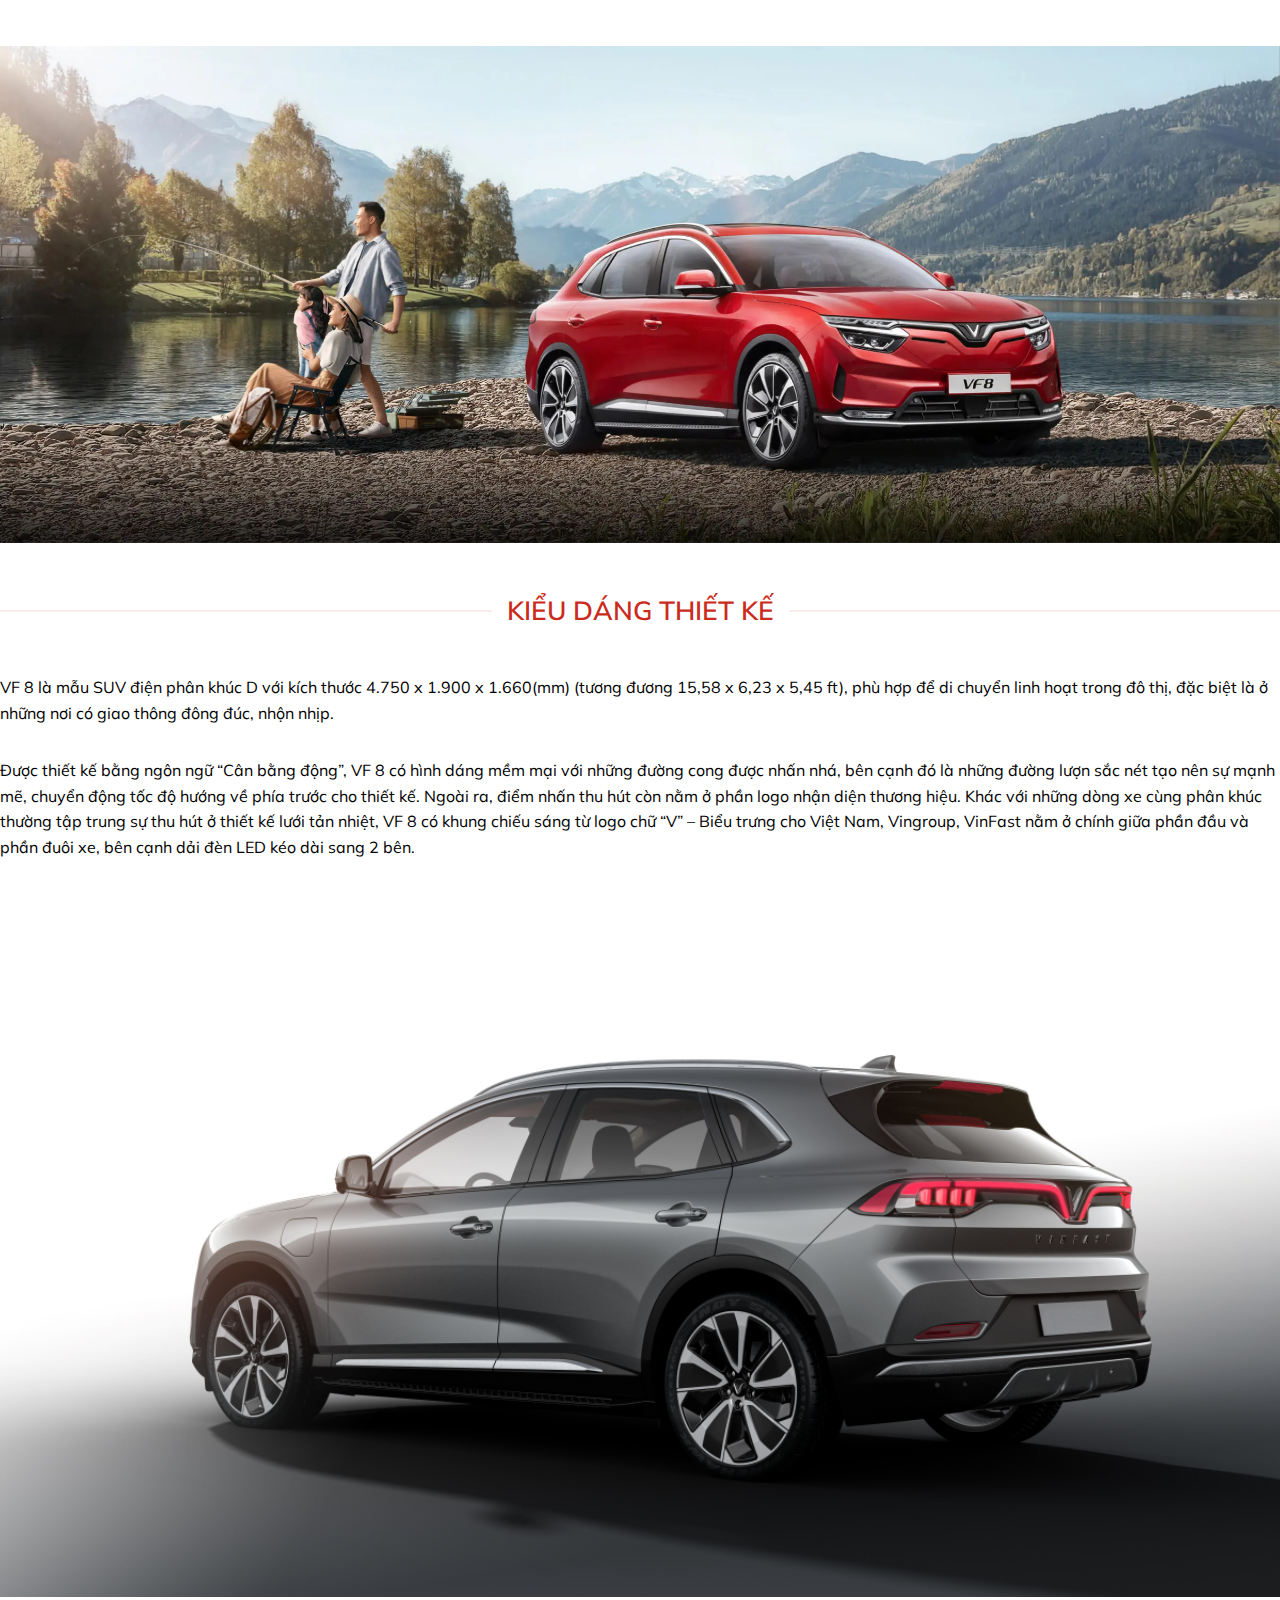
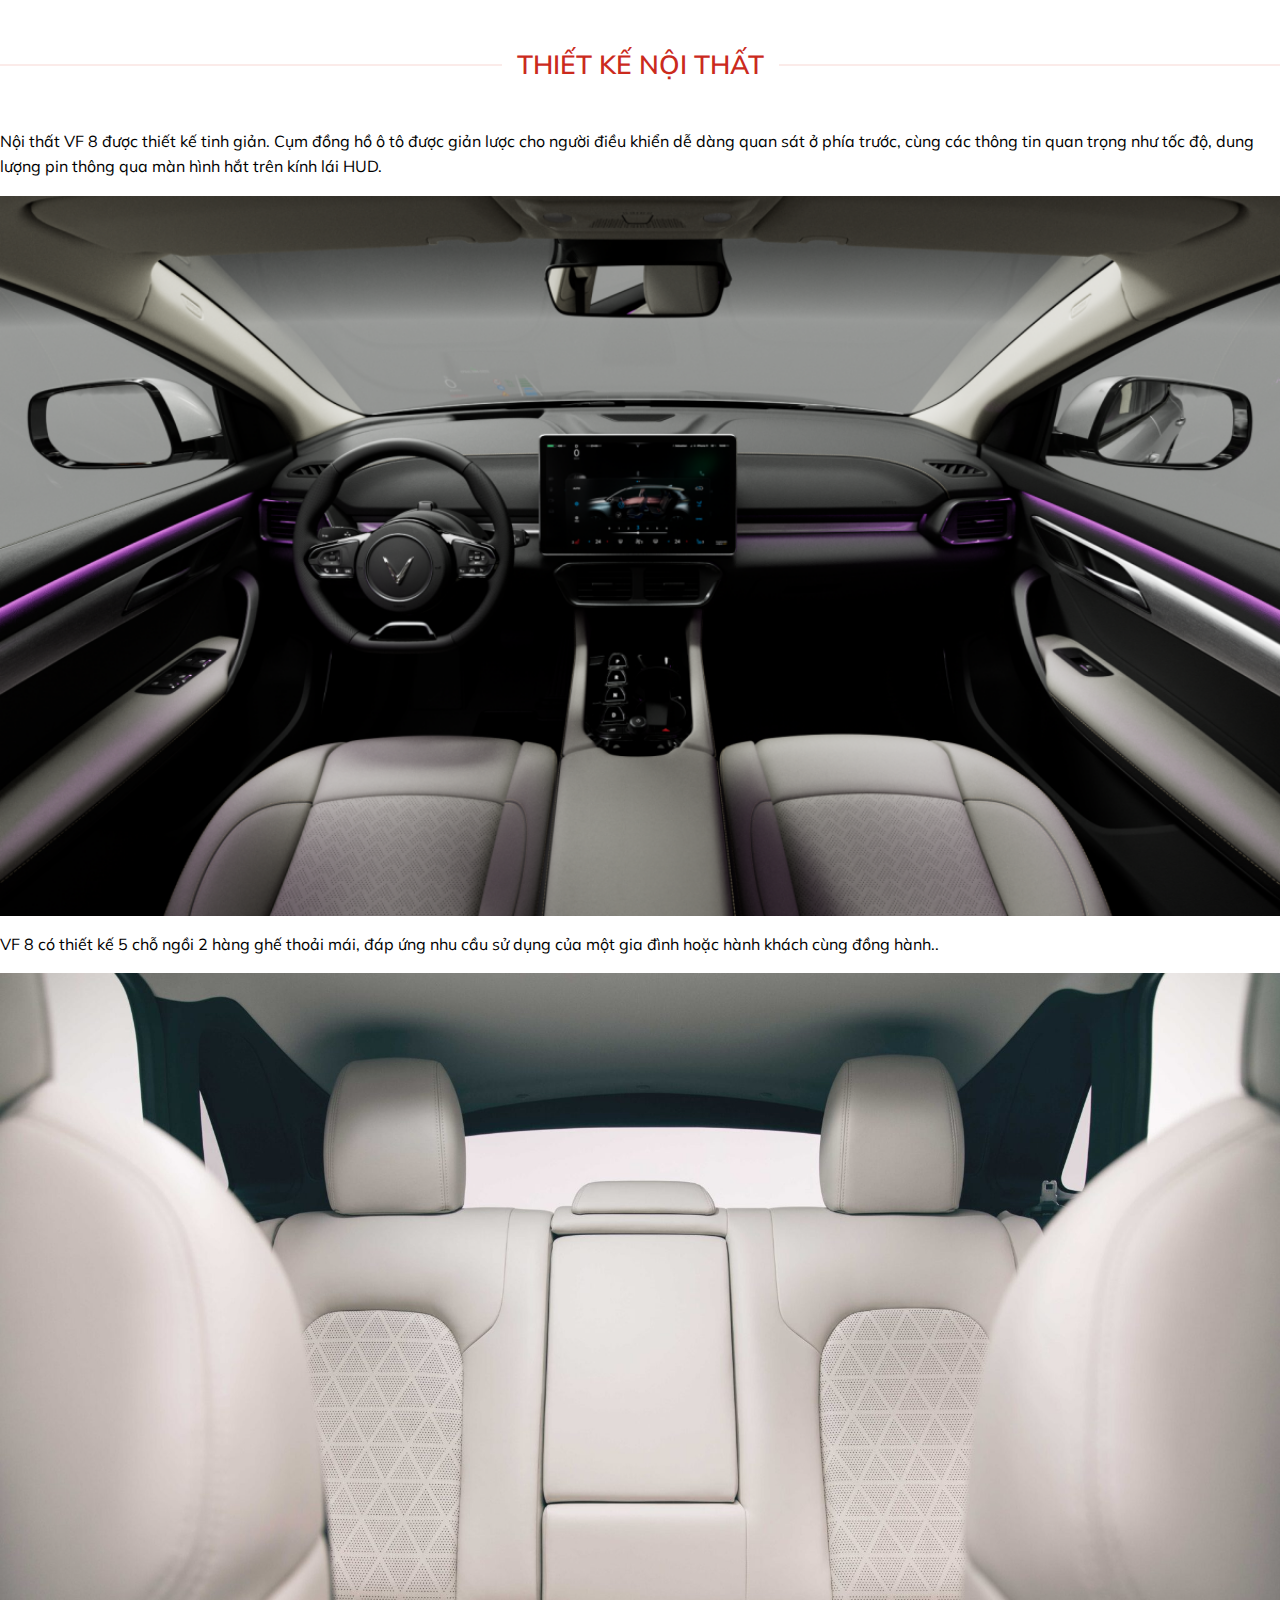
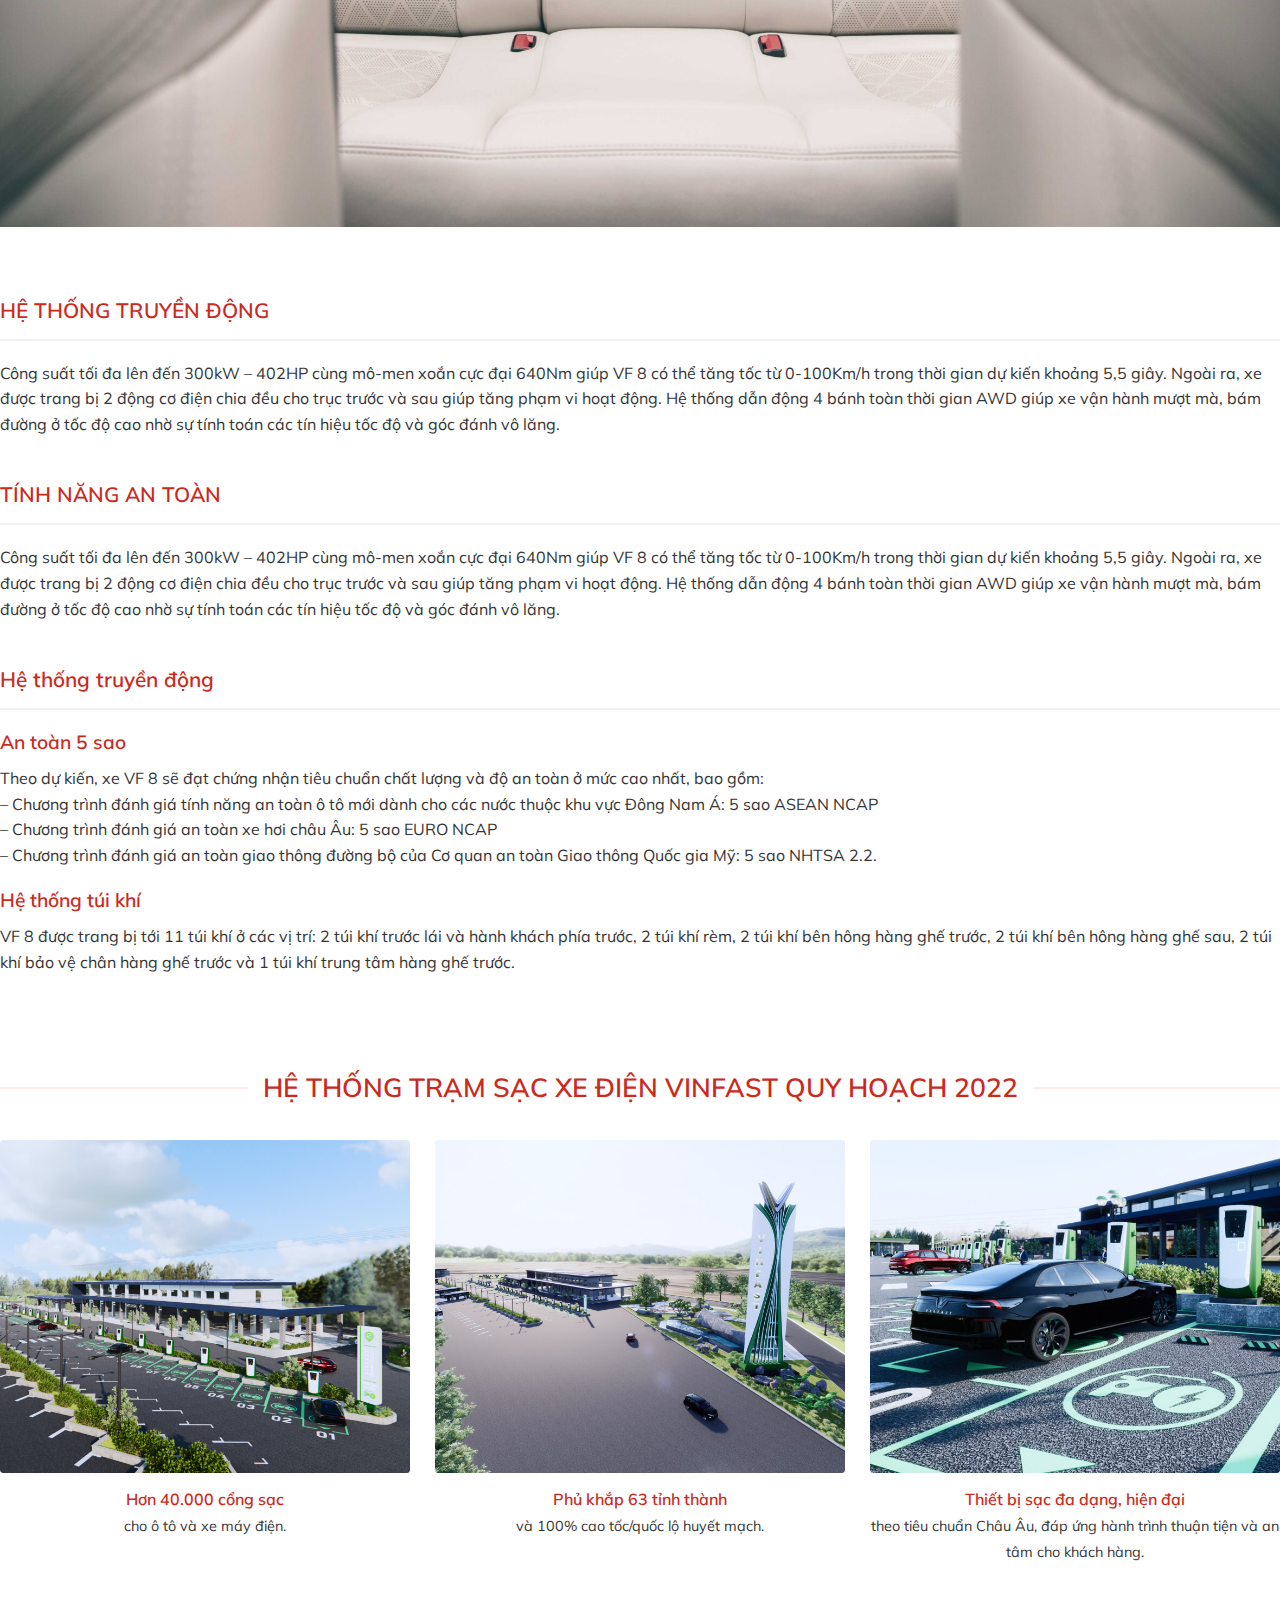
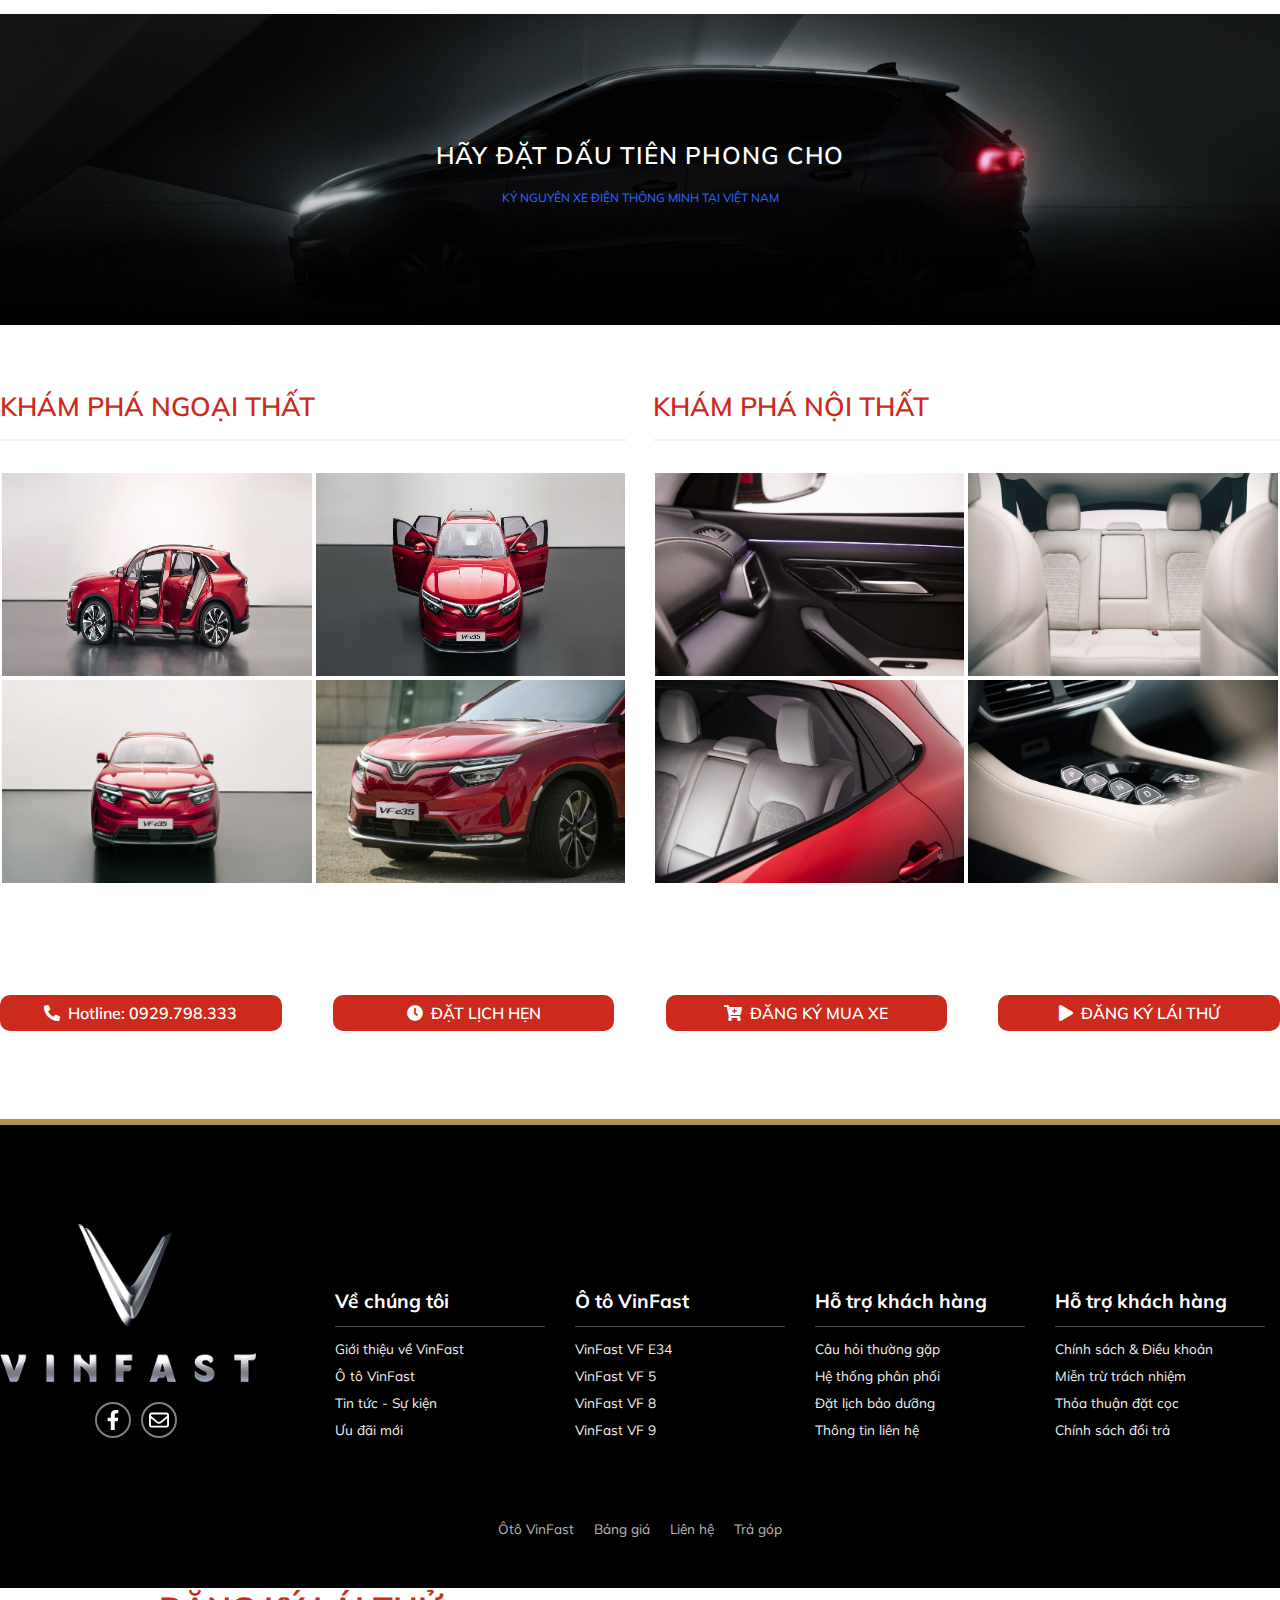
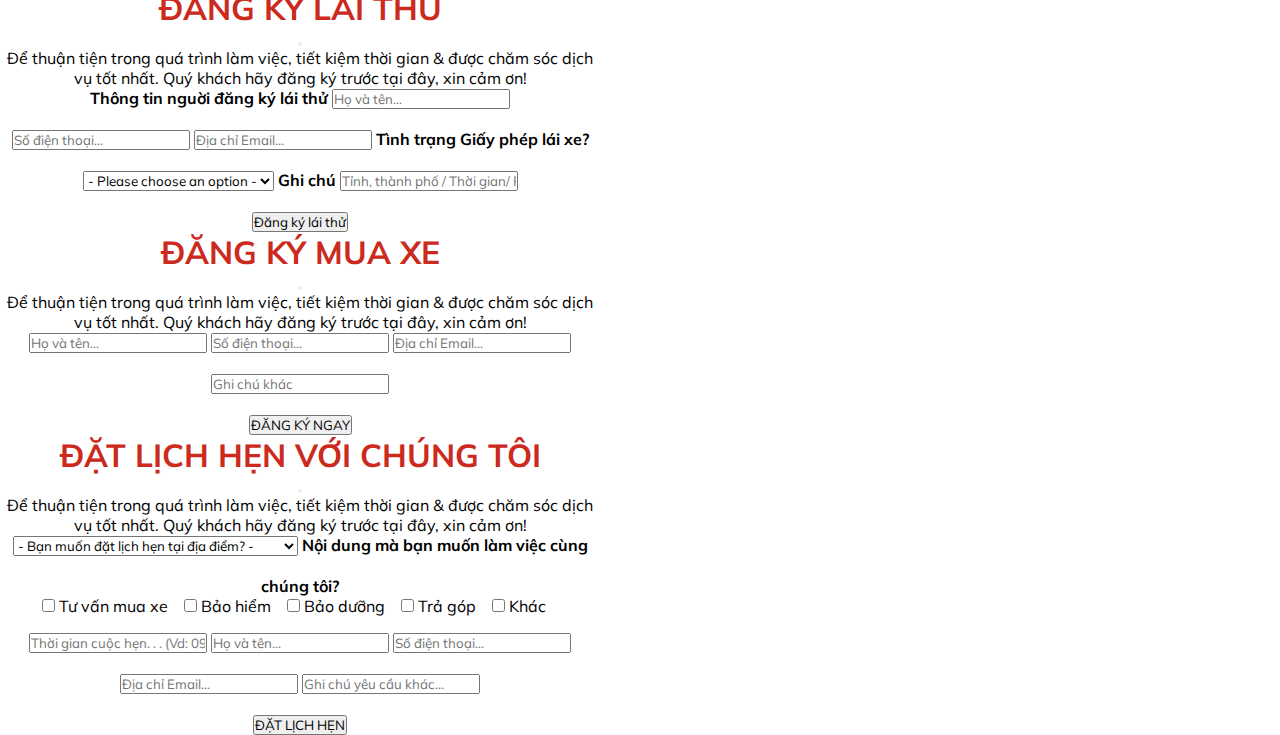
<file: VF8.html>
<!DOCTYPE html>
<html lang="en">
  <head>
    <meta charset="UTF-8" />
    <meta http-equiv="X-UA-Compatible" content="IE=edge" />
    <meta name="viewport" content="width=device-width, initial-scale=1.0" />
    <link rel="shortcut icon" type="image/x-icon" href="./images/vf.png" />
    <title>VF8 - Vinfast Việt Nam</title>

    <!-- Mulish font -->
    <link rel="preconnect" href="https://fonts.googleapis.com" />
    <link rel="preconnect" href="https://fonts.gstatic.com" crossorigin />
    <link
      href="https://fonts.googleapis.com/css2?family=Mulish:wght@400;500;600;700;800&display=swap"
      rel="stylesheet"
    />

    <!-- Font Awesome -->
    <link
      rel="stylesheet"
      href="https://cdnjs.cloudflare.com/ajax/libs/font-awesome/5.15.4/css/all.min.css"
    />

    <!-- Bootstrap -->
    <link
      href="https://cdn.jsdelivr.net/npm/bootstrap@5.3.0-alpha1/dist/css/bootstrap.min.css"
      rel="stylesheet"
      integrity="sha384-GLhlTQ8iRABdZLl6O3oVMWSktQOp6b7In1Zl3/Jr59b6EGGoI1aFkw7cmDA6j6gD"
      crossorigin="anonymous"
    />

    <!-- Carousel -->
    <link
      rel="stylesheet"
      href="./owlcarousel/dist/assets/owl.carousel.min.css"
    />
    <link
      rel="stylesheet"
      href="./owlcarousel/dist/assets/owl.theme.default.min.css"
    />

    <!-- Custom -->
    <link rel="stylesheet" href="./styles/common.css" />
    <link rel="stylesheet" href="./styles/VFe34.css" />
    <link rel="stylesheet" href="./styles/VF8.css" />
  </head>

  <body>
    <!-- header: begin -->
    <section id="header">
      <div class="container">
          <i onclick="toggleMiniMenu()" class="fas fa-bars menu-mini-icon"></i>
          <a href="./trang-chu" class="logo">
              <img src="./images/logo-vinfast.png" alt="">
          </a>

          <ul class="navbar">
              <li class="navbar-item dropdown">
                  <a class="active" href="">Ô tô VinFast</a>
                  <i class="fas fa-angle-down active"></i>
                  <div class="submenu-wrap">
                      <ul class="submenu">
                          <i class="fas fa-sort-up"></i>
                          <li class="submenu-item"><a href="./VFe34">VF e34</a></li>
                          <li class="submenu-item"><a href="./VF5">VF5</a></li>
                          <li class="submenu-item"><a class="active" href="">VF8</a></li>
                          <li class="submenu-item"><a href="./VF9">VF9</a></li>
                      </ul>
                  </div>
              </li>
              <li class="navbar-item"><a href="./bang-gia">Bảng giá</a></li>
              <li class="navbar-item"><a href="./lien-he">Liên hệ</a></li>
              <li class="navbar-item"><a href="./tra-gop">Trả góp</a></li>
          </ul>

          <a class="phone" href="tel:0929798333">
              <i class="fas fa-phone-alt"></i>
              <span class="phone__number">0929-798-333</span>
          </a>

          <div class="navbar-mini-block">
              <ul class="navbar-mini">
                  <svg onclick="toggleMiniMenu()" xmlns="http://www.w3.org/2000/svg" viewBox="0 0 320 512"><!--! Font Awesome Pro 6.3.0 by @fontawesome - https://fontawesome.com License - https://fontawesome.com/license (Commercial License) Copyright 2023 Fonticons, Inc. --><path d="M310.6 150.6c12.5-12.5 12.5-32.8 0-45.3s-32.8-12.5-45.3 0L160 210.7 54.6 105.4c-12.5-12.5-32.8-12.5-45.3 0s-12.5 32.8 0 45.3L114.7 256 9.4 361.4c-12.5 12.5-12.5 32.8 0 45.3s32.8 12.5 45.3 0L160 301.3 265.4 406.6c12.5 12.5 32.8 12.5 45.3 0s12.5-32.8 0-45.3L205.3 256 310.6 150.6z"/></svg>
                  <li onclick="toggleSubmenu(this)" class="navbar-mini-item dropdown active">
                      <a class="active">Ô tô VinFast</a>
                      <i class="fas fa-angle-down"></i>
                      <i class="fas fa-angle-up"></i>
                      <ul class="submenu-mini">
                          <li class="submenu-mini-item"><a href="./VFe34">VF e34</a></li>
                          <li class="submenu-mini-item"><a href="./VF5">VF5</a></li>
                          <li class="submenu-mini-item active"><a href="">VF8</a></li>
                          <li class="submenu-mini-item"><a href="./VF9">VF9</a></li>
                      </ul>
                  </li>
                  <li class="navbar-mini-item"><a href="./bang-gia">Bảng giá</a></li>
                  <li class="navbar-mini-item"><a href="./lien-he">Liên hệ</a></li>
                  <li class="navbar-mini-item"><a href="./tra-gop">Trả góp</a></li>
              </ul>
  
              <div onclick="toggleMiniMenu()" class="navbar-mini-wrapper"></div>
          </div>
      </div>
  </section>
  <!-- header: end -->

    <!-- vfe34-banner: begin -->
    <section id="vfe34-banner">
      <!-- <iframe id="ytplayer-448" class="ux-youtube fill object-fit visible" data-videoid="_DOpcGkD5Iw" data-loop="1"
            data-audio="0" frameborder="0" allowfullscreen="1"
            allow="autoplay; accelerometer; clipboard-write; encrypted-media; gyroscope; picture-in-picture; web-share"
            title="VinFast VF 9 - SUV hạng E mạnh mẽ, sang trọng" width="100%" height="100%"
            src="https://www.youtube.com/embed/_DOpcGkD5Iw?html5=1&amp;autoplay=1&amp;controls=0&amp;rel=0&amp;modestbranding=1&amp;playsinline=1&amp;showinfo=0&amp;fs=0&amp;loop=1&amp;el=0&amp;playlist=_DOpcGkD5Iw&amp;enablejsapi=1&amp;origin=https%3A%2F%2Fauto-vinfast.net&amp;widgetid=1"
            data-gtm-yt-inspected-4="true"></iframe> -->

      <img src="./images/vf8banner1.png" alt="">
    </section>
    <!-- vfe34-banner: end -->

    <!-- navigation: begin -->
    <section id="navigation">
      <div class="container">
        <div class="navigation-left">
          <img src="./images/vf.png" alt="" class="navigation-left__logo" />
          <span class="navigation-left__txt">VF 8</span>
        </div>
        <div class="navigation-right">
          <a href="#overview" class="navigation-item">
            <div class="navigation-item__logo">
              <img src="./images/ic_topnav1.png" alt="" />
            </div>
            <span class="navigation-item__txt">Tổng quan</span>
          </a>
          <a href="#offer" class="navigation-item">
            <div class="navigation-item__logo">
              <img src="./images/ic_topnav2.png" alt="" />
            </div>
            <span class="navigation-item__txt">Ưu đãi</span>
          </a>
          <a href="#specification" class="navigation-item">
            <div class="navigation-item__logo">
              <img src="./images/ic_topnav3.png" alt="" />
            </div>
            <span class="navigation-item__txt">Thông số</span>
          </a>
          <a href="#station" class="navigation-item">
            <div class="navigation-item__logo">
              <img src="./images/ic_topnav4.png" alt="" />
            </div>
            <span class="navigation-item__txt">Trạm sạc</span>
          </a>
          <a href="#explore" class="navigation-item">
            <div class="navigation-item__logo">
              <img src="./images/ic_topnav5.png" alt="" />
            </div>
            <span class="navigation-item__txt">Khám phá</span>
          </a>
        </div>
      </div>
    </section>
    <!-- navigation: end -->

    <!-- overview: begin -->
    <section id="overview">
      <div class="container">
        <div class="overview-left">
          <h2 class="overview__name"><span>VINFAST VF 8</span></h2>
          <h3 class="overview__slogan">DẤU ẤN NGƯỜI DẪN ĐẦU</h3>
          <p class="overview__price">
            Giá niêm yết:<br/> <span>Eco: 1.057.100.000 đ</span><br/> <span>Plus: 1.237.500.000 đ</span>
          </p>
          <p class="overview__voucher">
            Áp dụng voucher <span>150tr</span> giá chỉ còn
            <br/> <span>Eco: 907.100.000 đ</span><br/> <span>Plus: 1.087.500.000 đ</span>
          </p>
          <div class="overview-action">
            <button data-bs-toggle="modal" data-bs-target="#registerModal" class="overview-action__test">
              <span>ĐĂNG KÝ LÁI THỬ</span>
              <i class="fas fa-chevron-right"></i>
            </button>
            <button data-bs-toggle="modal" data-bs-target="#buyModal" class="overview-action__buy">
              MUA XE
              <i class="fas fa-check"></i>
            </button>
          </div>
        </div>
        <div class="overview-right">
          <div class="owl-carousel owl-carousel-vfe34">
            <div class="slider-item">
              <img src="./images/vf8-1.webp" alt="" />
            </div>
            <div class="slider-item">
              <img src="./images/vf8-2.webp" alt="" />
            </div>
            <div class="slider-item">
              <img src="./images/vf8-3.webp" alt="" />
            </div>
            <div class="slider-item">
              <img src="./images/vf8-4.webp" alt="" />
            </div>
            <div class="slider-item">
              <img src="./images/vf8-5.webp" alt="" />
            </div>
            <div class="slider-item">
              <img src="./images/vf8-6.webp" alt="" />
            </div>
            <div class="slider-item">
              <img src="./images/vf8-7.webp" alt="" />
            </div>
            <div class="slider-item">
              <img src="./images/vf8-8.webp" alt="" />
            </div>
          </div>
          <!-- <ul id="carousel-custom-dots" class="owl-dots">
            <li class="owl-dot"><img src="./images/vf8-dot-1.png" alt="" /></li>
            <li class="owl-dot"><img src="./images/vf8-dot-2.jpeg" alt="" /></li>
            <li class="owl-dot"><img src="./images/vf8-dot-3.jpeg" alt="" /></li>
            <li class="owl-dot"><img src="./images/vf8-dot-4.jpeg" alt="" /></li>
            <li class="owl-dot"><img src="./images/vf8-dot-5.jpeg" alt="" /></li>
            <li class="owl-dot"><img src="./images/vf8-dot6.jpeg" alt="" /></li>
            <li class="owl-dot"><img src="./images/vf8-dot-7.jpeg" alt="" /></li>
            <li class="owl-dot"><img src="./images/vf8-dot-8.jpeg" alt="" /></li>
          </ul> -->
        </div>
      </div>
    </section>
    <!-- overview: end -->

    <!-- explore: begin -->
    <section id="explore">
      <div class="container">
        <h2 class="explore__title"><span>ƯU ĐIỂM VƯỢT TRỘI VF 8</span></h2>
        <div class="explore-body">
          <div class="explore-description">
            <h4 class="explore-description__title">VINFAST VF8</h4>
            <p class="explore-description__txt">
              Chúng tôi đã kết hợp những gì tốt nhất trong thiết kế, sản xuất và
              công nghệ để tạo ra những chiếc SUV thuần điện hoàn toàn mới VF 8
              và VF 9. Với thiết kế đặt con người làm trung tâm, chúng tôi đã áp
              dụng công nghệ tiên tiến để phục vụ một mục tiêu đơn giản là cải
              thiện cuộc sống của những người lái xe VinFast và sự sống trên
              hành tinh của chúng ta.
            </p>
            <p class="explore-description__txt">
              Tự hào khi ra mắt tại thị trường quốc tế mẫu SUV phong cách couple
              sở hữu thiết kế đẳng cấp, tiêu chuẩn an toàn cao, tiện nghi thoải
              mái, tính năng thông minh tới những thông số kỹ thuật ấn tượng so
              với những dòng xe cùng phân khúc.
            </p>
          </div>
          <div class="explore-img">
            <img src="./images/vf8-3.webp" alt="" />
          </div>
        </div>
      </div>
    </section>
    <!-- explore: end -->

    <!-- vfe34-slider: begin -->
    <section id="vfe34-slider">
      <div class="owl-carousel owl-carousel-vfe34-slider">
        <div class="slider-item">
          <img src="./images/img-vf8_09.webp" alt="" />
        </div>
      </div>
    </section>
    <!-- vfe34-slider: end -->

    <!-- offer: begin -->

    <!-- specification: begin -->
    <section id="specification">
      <div class="container">
        <h2 class="specification__title">
          <span>KIỂU DÁNG THIẾT KẾ</span>
        </h2>
        <div class="specification-body">
          <p>
            VF 8 là mẫu SUV điện phân khúc D với kích thước 4.750 x 1.900 x
            1.660(mm) (tương đương 15,58 x 6,23 x 5,45 ft), phù hợp để di chuyển
            linh hoạt trong đô thị, đặc biệt là ở những nơi có giao thông đông
            đúc, nhộn nhịp.
          </p>
          <p>
            Được thiết kế bằng ngôn ngữ “Cân bằng động”, VF 8 có hình dáng mềm
            mại với những đường cong được nhấn nhá, bên cạnh đó là những đường
            lượn sắc nét tạo nên sự mạnh mẽ, chuyển động tốc độ hướng về phía
            trước cho thiết kế. Ngoài ra, điểm nhấn thu hút còn nằm ở phần logo
            nhận diện thương hiệu. Khác với những dòng xe cùng phân khúc thường
            tập trung sự thu hút ở thiết kế lưới tản nhiệt, VF 8 có khung chiếu
            sáng từ logo chữ “V” – Biểu trưng cho Việt Nam, Vingroup, VinFast
            nằm ở chính giữa phần đầu và phần đuôi xe, bên cạnh dải đèn LED kéo
            dài sang 2 bên.
          </p>
          <img src="./images/thietke1vf8.jpeg" alt="" />
        </div>

        <h2 class="specification__title">
          <span>THIẾT KẾ NỘI THẤT</span>
        </h2>
        <div class="specification-body">
          <p>
            Nội thất VF 8 được thiết kế tinh giản. Cụm đồng hồ ô tô được giản
            lược cho người điều khiển dễ dàng quan sát ở phía trước, cùng các
            thông tin quan trọng như tốc độ, dung lượng pin thông qua màn hình
            hắt trên kính lái HUD.
          </p>
          <img src="./images/thietke2vf8.png" alt="" />
          <p>
            VF 8 có thiết kế 5 chỗ ngồi 2 hàng ghế thoải mái, đáp ứng nhu cầu sử
            dụng của một gia đình hoặc hành khách cùng đồng hành..
          </p>
          <img src="./images/thietke3vf8.jpeg" alt="" />
        </div>
      </div>
    </section>
    <!-- specification: end -->

    <!-- details: begin -->
    <section id="details">
      <div class="container">
        <div class="details-item">
          <h3 class="item__header">HỆ THỐNG TRUYỀN ĐỘNG</h3>
          <p class="item__txt">
            Công suất tối đa lên đến 300kW – 402HP cùng mô-men xoắn cực đại
            640Nm giúp VF 8 có thể tăng tốc từ 0-100Km/h trong thời gian dự kiến
            khoảng 5,5 giây. Ngoài ra, xe được trang bị 2 động cơ điện chia đều
            cho trục trước và sau giúp tăng phạm vi hoạt động. Hệ thống dẫn động
            4 bánh toàn thời gian AWD giúp xe vận hành mượt mà, bám đường ở tốc
            độ cao nhờ sự tính toán các tín hiệu tốc độ và góc đánh vô lăng.
          </p>
        </div>
        <div class="details-item">
          <h3 class="item__header">TÍNH NĂNG AN TOÀN</h3>
          <p class="item__txt">
            Công suất tối đa lên đến 300kW – 402HP cùng mô-men xoắn cực đại
            640Nm giúp VF 8 có thể tăng tốc từ 0-100Km/h trong thời gian dự kiến
            khoảng 5,5 giây. Ngoài ra, xe được trang bị 2 động cơ điện chia đều
            cho trục trước và sau giúp tăng phạm vi hoạt động. Hệ thống dẫn động
            4 bánh toàn thời gian AWD giúp xe vận hành mượt mà, bám đường ở tốc
            độ cao nhờ sự tính toán các tín hiệu tốc độ và góc đánh vô lăng.
          </p>
        </div>
        <div class="details-item">
          <h3 class="item__header">Hệ thống truyền động</h3>
          <h4 class="item__title">An toàn 5 sao</h4>
          <p class="item__txt">
            Theo dự kiến, xe VF 8 sẽ đạt chứng nhận tiêu chuẩn chất lượng và độ an toàn ở mức cao nhất, bao gồm:
          </p>
          <p class="item__txt">
            – Chương trình đánh giá tính năng an toàn ô tô mới dành cho các nước thuộc khu vực Đông Nam Á: 5 sao ASEAN NCAP
          </p>
          <p class="item__txt">
            – Chương trình đánh giá an toàn xe hơi châu Âu: 5 sao EURO NCAP
          </p>
          <p class="item__txt">
            – Chương trình đánh giá an toàn giao thông đường bộ của Cơ quan an toàn Giao thông Quốc gia Mỹ: 5 sao NHTSA 2.2.
          </p>
          <h4 class="item__title">Hệ thống túi khí</h4>
          <p class="item__txt">
            VF 8 được trang bị tới 11 túi khí ở các vị trí: 2 túi khí trước lái
            và hành khách phía trước, 2 túi khí rèm, 2 túi khí bên hông hàng ghế
            trước, 2 túi khí bên hông hàng ghế sau, 2 túi khí bảo vệ chân hàng
            ghế trước và 1 túi khí trung tâm hàng ghế trước.
          </p>
        </div>
      </div>
    </section>
    <!-- details: end -->

    <!-- station: begin -->
    <section id="station">
      <div class="container">
        <h2 class="station__title">
          <span>HỆ THỐNG TRẠM SẠC XE ĐIỆN VINFAST QUY HOẠCH 2022</span>
        </h2>
        <div class="station-body">
          <div class="station-item">
            <div class="station-item__img">
              <img src="./images/station1.jpeg" />
            </div>
            <p class="station-item__txt">
              Hơn 40.000 cổng sạc<br /><span>cho ô tô và xe máy điện.</span>
            </p>
          </div>
          <div class="station-item">
            <div class="station-item__img">
              <img src="./images/station2.jpeg" />
            </div>
            <p class="station-item__txt">
              Phủ khắp 63 tỉnh thành<br /><span
                >và 100% cao tốc/quốc lộ huyết mạch.</span
              >
            </p>
          </div>
          <div class="station-item">
            <div class="station-item__img">
              <img src="./images/station3.jpeg" />
            </div>
            <p class="station-item__txt">
              Thiết bị sạc đa dạng, hiện đại<br /><span
                >theo tiêu chuẩn Châu Âu, đáp ứng hành trình thuận tiện và an
                tâm cho khách hàng.</span
              >
            </p>
          </div>
        </div>
      </div>
    </section>
    <!-- station: end -->

    <!-- vfe34-banner2: begin -->
    <section id="vfe34-banner2">
      <img src="./images/bg_contact_top-scaled.jpeg" alt="" />
      <div class="vfe34-banner-content">
        <h3 class="content__title">HÃY ĐẶT DẤU TIÊN PHONG CHO</h3>
        <p class="content__txt">KỶ NGUYÊN XE ĐIỆN THÔNG MINH TẠI VIỆT NAM</p>
      </div>
    </section>
    <!-- vfe34-banner2: end -->

    <!-- gallery: begin -->
    <section id="gallery">
      <div class="container">
        <div class="gallery-out">
          <h2 class="gallery__title">KHÁM PHÁ NGOẠI THẤT</h2>
          <div class="gallery-block">
            <div class="gallery-item">
              <img src="./images/gallleryf8-1.jpeg" alt="" />
            </div>
            <div class="gallery-item">
              <img src="./images/galleryf8-2.jpeg" alt="" />
            </div>
            <div class="gallery-item">
              <img src="./images/galleryf8-3.jpeg" alt="" />
            </div>
            <div class="gallery-item">
              <img src="./images/galleryf8-4.jpeg" alt="" />
            </div>
          </div>
        </div>
        <div class="gallery-in">
          <h2 class="gallery__title">KHÁM PHÁ NỘI THẤT</h2>
          <div class="gallery-block">
            <div class="gallery-item">
              <img src="./images/galleryf8-5.jpeg" alt="" />
            </div>
            <div class="gallery-item">
              <img src="./images/galleryf8-6.jpeg" alt="" />
            </div>
            <div class="gallery-item">
              <img src="./images/galleryf8-7.jpeg" alt="" />
            </div>
            <div class="gallery-item">
              <img src="./images/galleryf8-8.jpeg" alt="" />
            </div>
          </div>
        </div>
      </div>
    </section>
    <!-- gallery: end -->

    <!-- contact: begin -->
    <section id="contact-form">
      <div class="container">
          <a href="tel:0929798333" class="contact-item">
              <i class="fas fa-phone-alt"></i>
              <span>Hotline: 0929.798.333</span>
          </a>
          <a data-bs-toggle="modal" data-bs-target="#bookingModal" class="contact-item">
              <i class="fas fa-clock"></i>
              <span>ĐẶT LỊCH HẸN</span>
          </a>
          <a data-bs-toggle="modal" data-bs-target="#buyModal" class="contact-item">
              <i class="fas fa-cart-plus"></i>
              <span>ĐĂNG KÝ MUA XE</span>
          </a>
          <a data-bs-toggle="modal" data-bs-target="#registerModal" class="contact-item">
              <i class="fas fa-play"></i>
              <span>ĐĂNG KÝ LÁI THỬ</span>
          </a>
      </div>
  </section>
  <!-- contact: end -->

    <!-- footer: begin -->
    <section id="footer">
      <div class="container">
          <div class="footer-menu">
              <div class="footer-left">
                  <div class="footer__logo">
                      <img class="logo__vin" src="./images/vf.png" alt="">
                      <img class="logo__txt" src="./images/vinfast.png" alt="">
                  </div>
                  <div class="footer-socials">
                      <a class="facebook__icon" href="https://www.facebook.com/VinFastPhamHung?mibextid=LQQJ4d">
                          <svg xmlns="http://www.w3.org/2000/svg"
                              viewBox="0 0 320 512"><!--! Font Awesome Pro 6.3.0 by @fontawesome - https://fontawesome.com License - https://fontawesome.com/license (Commercial License) Copyright 2023 Fonticons, Inc. -->
                              <path
                                  d="M279.14 288l14.22-92.66h-88.91v-60.13c0-25.35 12.42-50.06 52.24-50.06h40.42V6.26S260.43 0 225.36 0c-73.22 0-121.08 44.38-121.08 124.72v70.62H22.89V288h81.39v224h100.17V288z" />
                          </svg>
                      </a>
                      <a class="mail__icon" href="mailto:Nhabui1994@gmail.com">
                          <svg xmlns="http://www.w3.org/2000/svg"
                              viewBox="0 0 512 512"><!--! Font Awesome Pro 6.3.0 by @fontawesome - https://fontawesome.com License - https://fontawesome.com/license (Commercial License) Copyright 2023 Fonticons, Inc. -->
                              <path
                                  d="M64 112c-8.8 0-16 7.2-16 16v22.1L220.5 291.7c20.7 17 50.4 17 71.1 0L464 150.1V128c0-8.8-7.2-16-16-16H64zM48 212.2V384c0 8.8 7.2 16 16 16H448c8.8 0 16-7.2 16-16V212.2L322 328.8c-38.4 31.5-93.7 31.5-132 0L48 212.2zM0 128C0 92.7 28.7 64 64 64H448c35.3 0 64 28.7 64 64V384c0 35.3-28.7 64-64 64H64c-35.3 0-64-28.7-64-64V128z" />
                          </svg></a>
                  </div>
              </div>
              <div class="footer-right">
                  <div class="footer-block">
                      <h4 class="item-header">Về chúng tôi</h4>
                      <ul class="item-list">
                          <li class="item-list__txt"><a href="https://vinfastauto.com/vn_vi/ve-chung-toi">Giới thiệu về VinFast</a></li>
                          <li class="item-list__txt"><a href="">Ô tô VinFast</a></li>
                          <li class="item-list__txt"><a href="https://vinfast.vn/category/tin-vinfast/">Tin tức - Sự kiện</a></li>
                          <li class="item-list__txt"><a href="./bang-gia">Ưu đãi mới</a></li>
                      </ul>
                  </div>

                  <div class="footer-block">
                      <h4 class="item-header">Ô tô VinFast</h4>
                      <ul class="item-list">
                          <li class="item-list__txt"><a href="./VFe34">VinFast VF E34</a></li>
                          <li class="item-list__txt"><a href="./VF5">VinFast VF 5</a></li>
                          <li class="item-list__txt"><a href="./VF8">VinFast VF 8</a></li>
                          <li class="item-list__txt"><a href="./VF9">VinFast VF 9</a></li>
                      </ul>
                  </div>

                  <div class="footer-block">
                      <h4 class="item-header">Hỗ trợ khách hàng</h4>
                      <ul class="item-list">
                          <li class="item-list__txt">Câu hỏi thường gặp</li>
                          <li class="item-list__txt">Hệ thống phân phối</li>
                          <li class="item-list__txt">Đặt lịch bảo dưỡng</li>
                          <li class="item-list__txt"><a href="./lien-he">Thông tin liên hệ</a></li>
                      </ul>
                  </div>

                  <div class="footer-block">
                      <h4 class="item-header">Hỗ trợ khách hàng</h4>
                      <ul class="item-list">
                          <li class="item-list__txt">Chính sách & Điều khoản</li>
                          <li class="item-list__txt">Miễn trừ trách nhiệm</li>
                          <li class="item-list__txt">Thỏa thuận đặt cọc</li>
                          <li class="item-list__txt">Chính sách đổi trả</li>
                      </ul>
                  </div>
              </div>
          </div>
          <ul class="footer-navbar">
              <li class="footer-navbar__item"><a href="./trang-chu">Ôtô VinFast</a></li>
              <li class="footer-navbar__item"><a href="./bang-gia">Bảng giá</a></li>
              <li class="footer-navbar__item"><a href="./lien-he">Liên hệ</a></li>
              <li class="footer-navbar__item"><a href="./tra-gop">Trả góp</a></li>
            </ul>
      </div>
  </section>
  <!-- footer:end -->

    <!-- modal dang ky lai thu: begin -->
  <div class="modal fade" id="registerModal" tabindex="-1" aria-labelledby="registerModalLabel" aria-hidden="true">
    <div class="modal-dialog">
      <div class="modal-content">
        <form id="registerForm" onsubmit="submitRegisterForm(event)">
        <div class="modal-header">
          <h1 class="modal-title fs-5" id="registerModalLabel">ĐĂNG KÝ LÁI THỬ</h1>
          <button type="button" class="btn-close" data-bs-dismiss="modal" aria-label="Close"></button>
        </div>
        <div class="modal-body">
            <p>Để thuận tiện trong quá trình làm việc, tiết kiệm thời gian & được chăm sóc dịch vụ tốt nhất. Quý khách hãy đăng ký trước tại đây, xin cảm ơn!</p>
            <label for="">Thông tin nguời đăng ký lái thử</label>
            <input class="form-control" type="text" id="registerNname" name="registerNname" placeholder="Họ và tên..." required>
            <input class="form-control" type="number" id="registerPhone" name="registerPhone" placeholder="Số điện thoại..." required>
            <input class="form-control" type="email" id="registerEmail" name="registerEmail" placeholder="Địa chỉ Email..." required>

            <label for="">Tình trạng Giấy phép lái xe?</label>
            <select class="form-select" id="license" name="license">
              <option value="type">- Please choose an option  -</option>
              <option value="Đã có Giấy phép lái xe">Đã có</option>
              <option value="Chưa có Giấy phép lái xe">Chưa có</option>
              <option value="Đang trong quá trình học">Đang trong quá trình học</option>
              <option value="Khác">Khác...</option>
            </select>

            <label for="">Ghi chú</label>
            <input class="form-control" type="text" id="registerNote" name="registerNote" placeholder="Tỉnh, thành phố / Thời gian/ Phiên bản xe...">
            <p class="noti success" style="color: #cb2a1d; font-weight: 700;"></p>

        </div>
        <div class="modal-footer">
          <button type="submit" class="btn btn-danger">Đăng ký lái thử</button>
        </div>
      </form>
      </div>
    </div>
  </div>
  <!-- modal dang ky lai thu: end -->

  <!-- modal dang ky mua xe: begin -->
  <div class="modal fade" id="buyModal" tabindex="-1" aria-labelledby="buyModalLabel" aria-hidden="true">
    <div class="modal-dialog">
      <div class="modal-content">
        <form id="buyForm" onsubmit="submitBuyForm(event)">
          <div class="modal-header">
            <h1 class="modal-title fs-5" id="buyModalLabel">ĐĂNG KÝ MUA XE</h1>
            <button type="button" class="btn-close" data-bs-dismiss="modal" aria-label="Close"></button>
          </div>
          <div class="modal-body">
              <p>Để thuận tiện trong quá trình làm việc, tiết kiệm thời gian & được chăm sóc dịch vụ tốt nhất. Quý khách hãy đăng ký trước tại đây, xin cảm ơn!</p>
              <input class="form-control" type="text" id="buyName" name="buyName" placeholder="Họ và tên..." required>
              <input class="form-control" type="number" id="buyPhone" name="buyPhone" placeholder="Số điện thoại..." required>
              <input class="form-control" type="email" id="buyEmail" name="buyEmail" placeholder="Địa chỉ Email..." required>
              <input class="form-control" type="text" id="buyNote" name="buyNote" placeholder="Ghi chú khác">
              <p class="noti success" style="color: #cb2a1d; font-weight: 700;"></p>

          </div>
          <div class="modal-footer">
            <button type="submit" class="btn btn-danger">ĐĂNG KÝ NGAY</button>
          </div>
        </form>
      </div>
    </div>
  </div>
  <!-- modal dang ky mua xe: end -->

  <!-- modal dat lich hen: begin -->
  <div class="modal fade" id="bookingModal" tabindex="-1" aria-labelledby="bookingModalLabel" aria-hidden="true">
    <div class="modal-dialog">
      <div class="modal-content">
        <form id="bookingForm" onsubmit="submitBookingForm(event)">
          <div class="modal-header">
            <h1 class="modal-title fs-5" id="bookingModalLabel">ĐẶT LỊCH HẸN VỚI CHÚNG TÔI</h1>
            <button type="button" class="btn-close" data-bs-dismiss="modal" aria-label="Close"></button>
          </div>
          <div class="modal-body">
              <p>Để thuận tiện trong quá trình làm việc, tiết kiệm thời gian & được chăm sóc dịch vụ tốt nhất. Quý khách hãy đăng ký trước tại đây, xin cảm ơn!</p>

              <select class="form-select mt-3" id="place" name="place">
                <option value="">- Bạn muốn đặt lịch hẹn tại địa điểm? -</option>
                <option value="Showroom của chúng tôi">Showroom của chúng tôi</option>
                <option value="Tại nhà riêng của bạn">Tại nhà riêng của bạn</option>
                <option value="Chỉ đặt lịch hẹn tư vấn trước qua điện thoại">Chỉ đặt lịch hẹn tư vấn trước qua điện thoại</option>
              </select>

              <label class="mt-3" for="">Nội dung mà bạn muốn làm việc cùng chúng tôi?</label>
              <div class="booking-check d-flex flex-wrap">
                <div class="form-check">
                  <input class="form-check-input" type="checkbox" value="Tư vấn mua xe" id="check-0">
                  <label class="form-check-label" for="check-0">
                    Tư vấn mua xe
                  </label>
                </div>
                <div class="form-check">
                  <input class="form-check-input" type="checkbox" value="Bảo hiểm" id="check-1">
                  <label class="form-check-label" for="check-1">
                    Bảo hiểm
                  </label>
                </div>
                <div class="form-check">
                  <input class="form-check-input" type="checkbox" value="Bảo dưỡng" id="check-2">
                  <label class="form-check-label" for="check-2">
                    Bảo dưỡng
                  </label>
                </div>
                <div class="form-check">
                  <input class="form-check-input" type="checkbox" value="Trả góp" id="check-3">
                  <label class="form-check-label" for="check-3">
                    Trả góp
                  </label>
                </div>
                <div class="form-check">
                  <input class="form-check-input" type="checkbox" value="Khác" id="check-4">
                  <label class="form-check-label" for="check-4">
                    Khác
                  </label>
                </div>
              </div>

              <input class="form-control mt-3" type="text" id="time" name="time" placeholder="Thời gian cuộc hẹn. . . (Vd: 09h sáng 01/01/2021)" required>
              <input class="form-control" type="text" id="bookingName" name="bookingName" placeholder="Họ và tên..." required>
              <input class="form-control" type="number" id="bookingPhone" name="bookingPhone" placeholder="Số điện thoại..." required>
              <input class="form-control" type="email" id="bookingEmail" name="bookingEmail" placeholder="Địa chỉ Email..." required>
              <input class="form-control" type="text" id="bookingNote" name="bookingNote" placeholder="Ghi chú yêu cầu khác...">
              <p class="noti success" style="color: #cb2a1d; font-weight: 700;"></p>
          </div>
          <div class="modal-footer">
            <button type="" class="btn btn-danger">ĐẶT LỊCH HẸN</button>
          </div>
        </form>
      </div>
    </div>
  </div>
  <!-- modal dat lich hen: end -->

    <script src="https://code.jquery.com/jquery-3.4.1.min.js"></script>
    <script src="./owlcarousel/dist/owl.carousel.min.js"></script>
    <script
      src="https://cdn.jsdelivr.net/npm/bootstrap@5.3.0-alpha1/dist/js/bootstrap.bundle.min.js"
      integrity="sha384-w76AqPfDkMBDXo30jS1Sgez6pr3x5MlQ1ZAGC+nuZB+EYdgRZgiwxhTBTkF7CXvN"
      crossorigin="anonymous"
    ></script>
    <script
      src="https://cdn.jsdelivr.net/npm/@popperjs/core@2.11.6/dist/umd/popper.min.js"
      integrity="sha384-oBqDVmMz9ATKxIep9tiCxS/Z9fNfEXiDAYTujMAeBAsjFuCZSmKbSSUnQlmh/jp3"
      crossorigin="anonymous"
    ></script>
    <script
      src="https://cdn.jsdelivr.net/npm/bootstrap@5.3.0-alpha1/dist/js/bootstrap.min.js"
      integrity="sha384-mQ93GR66B00ZXjt0YO5KlohRA5SY2XofN4zfuZxLkoj1gXtW8ANNCe9d5Y3eG5eD"
      crossorigin="anonymous"
    ></script>
    <script src="./js/main.js"></script>
    <script src="./js/CommonForm.js"></script>
  </body>
</html>
</file>
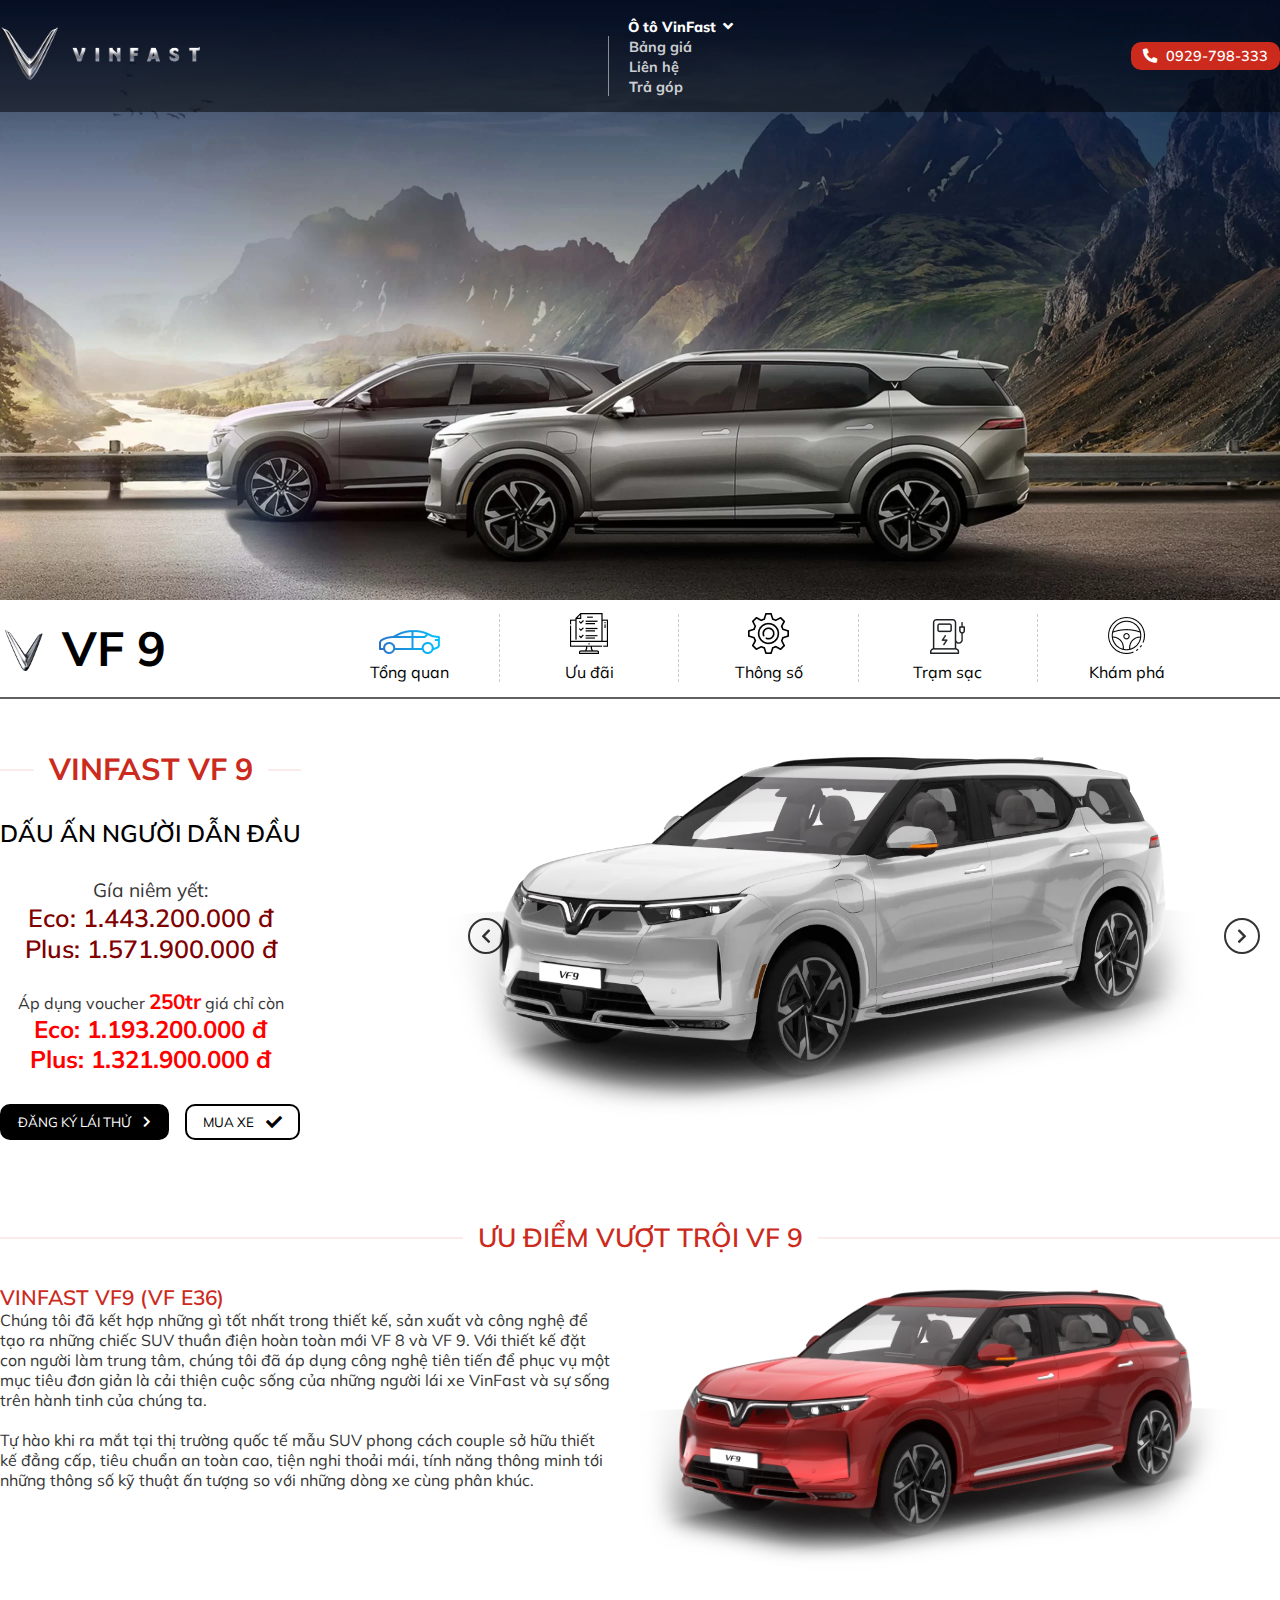
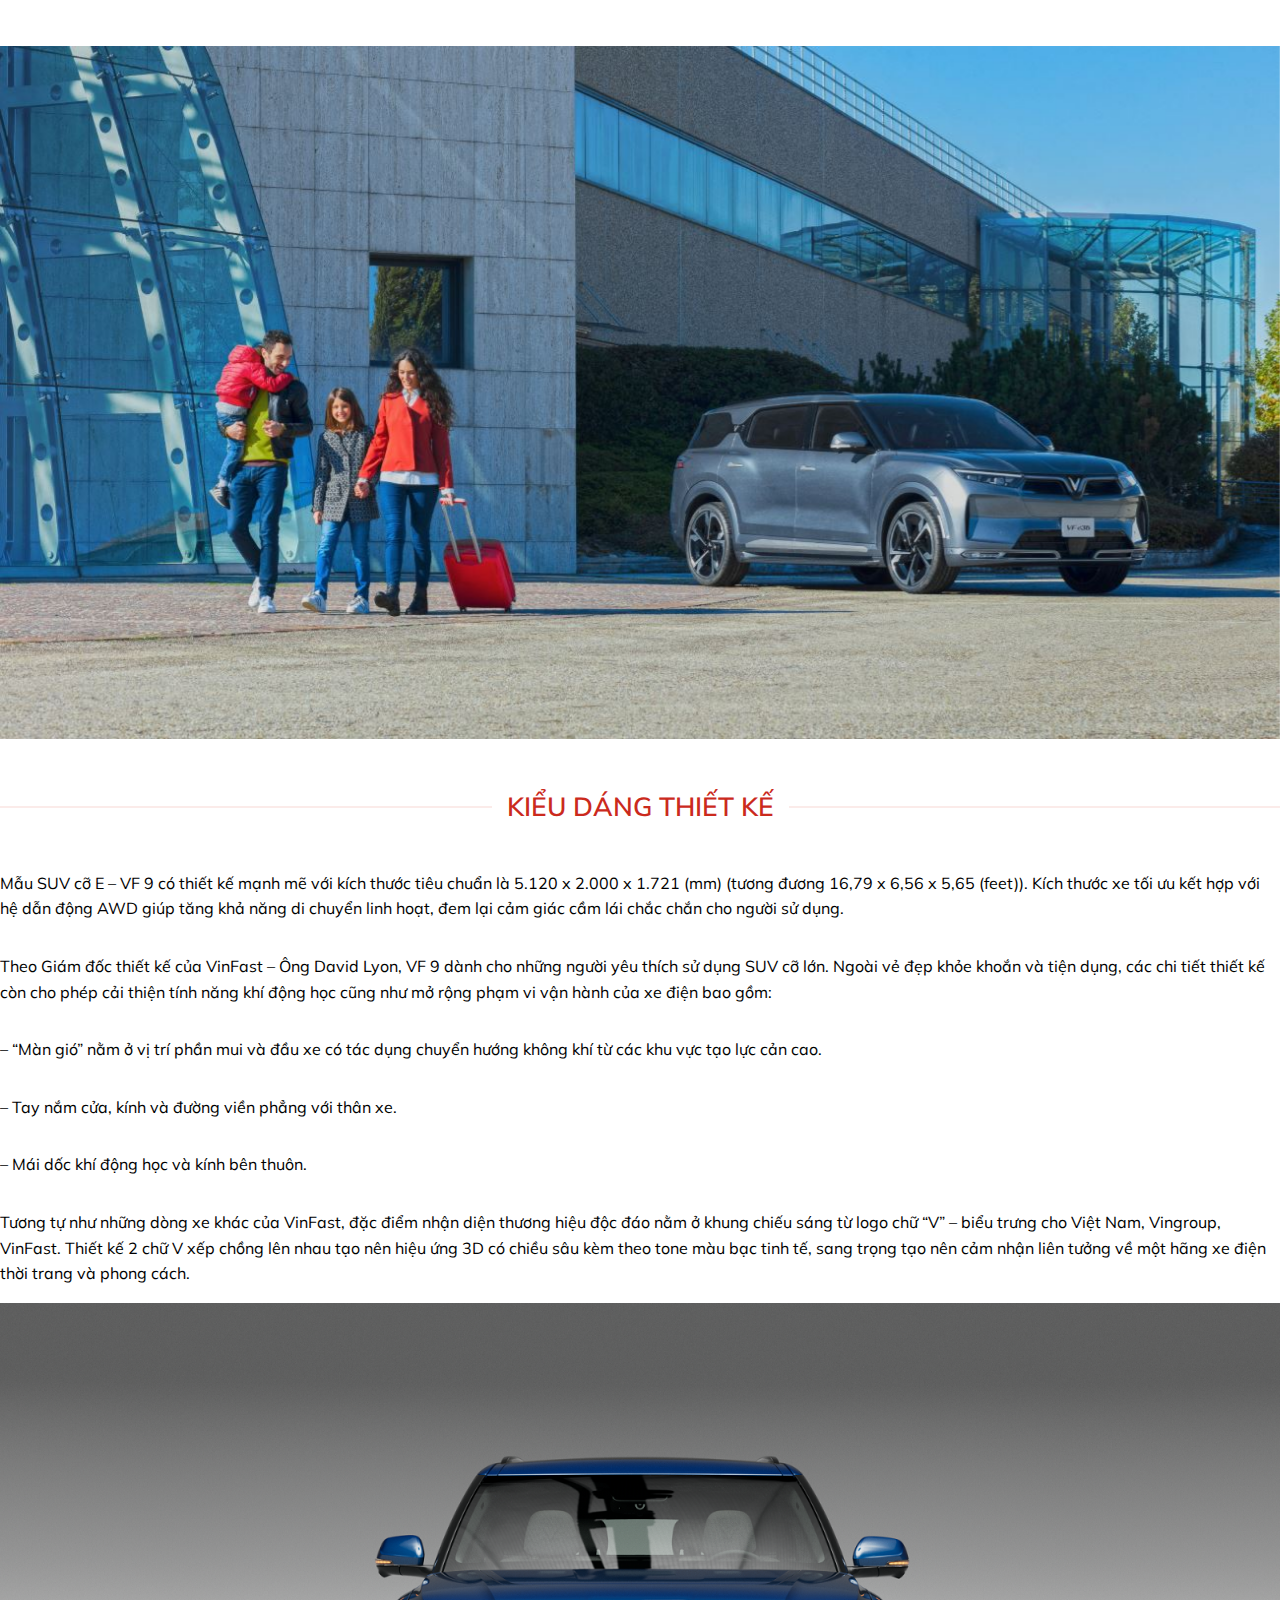
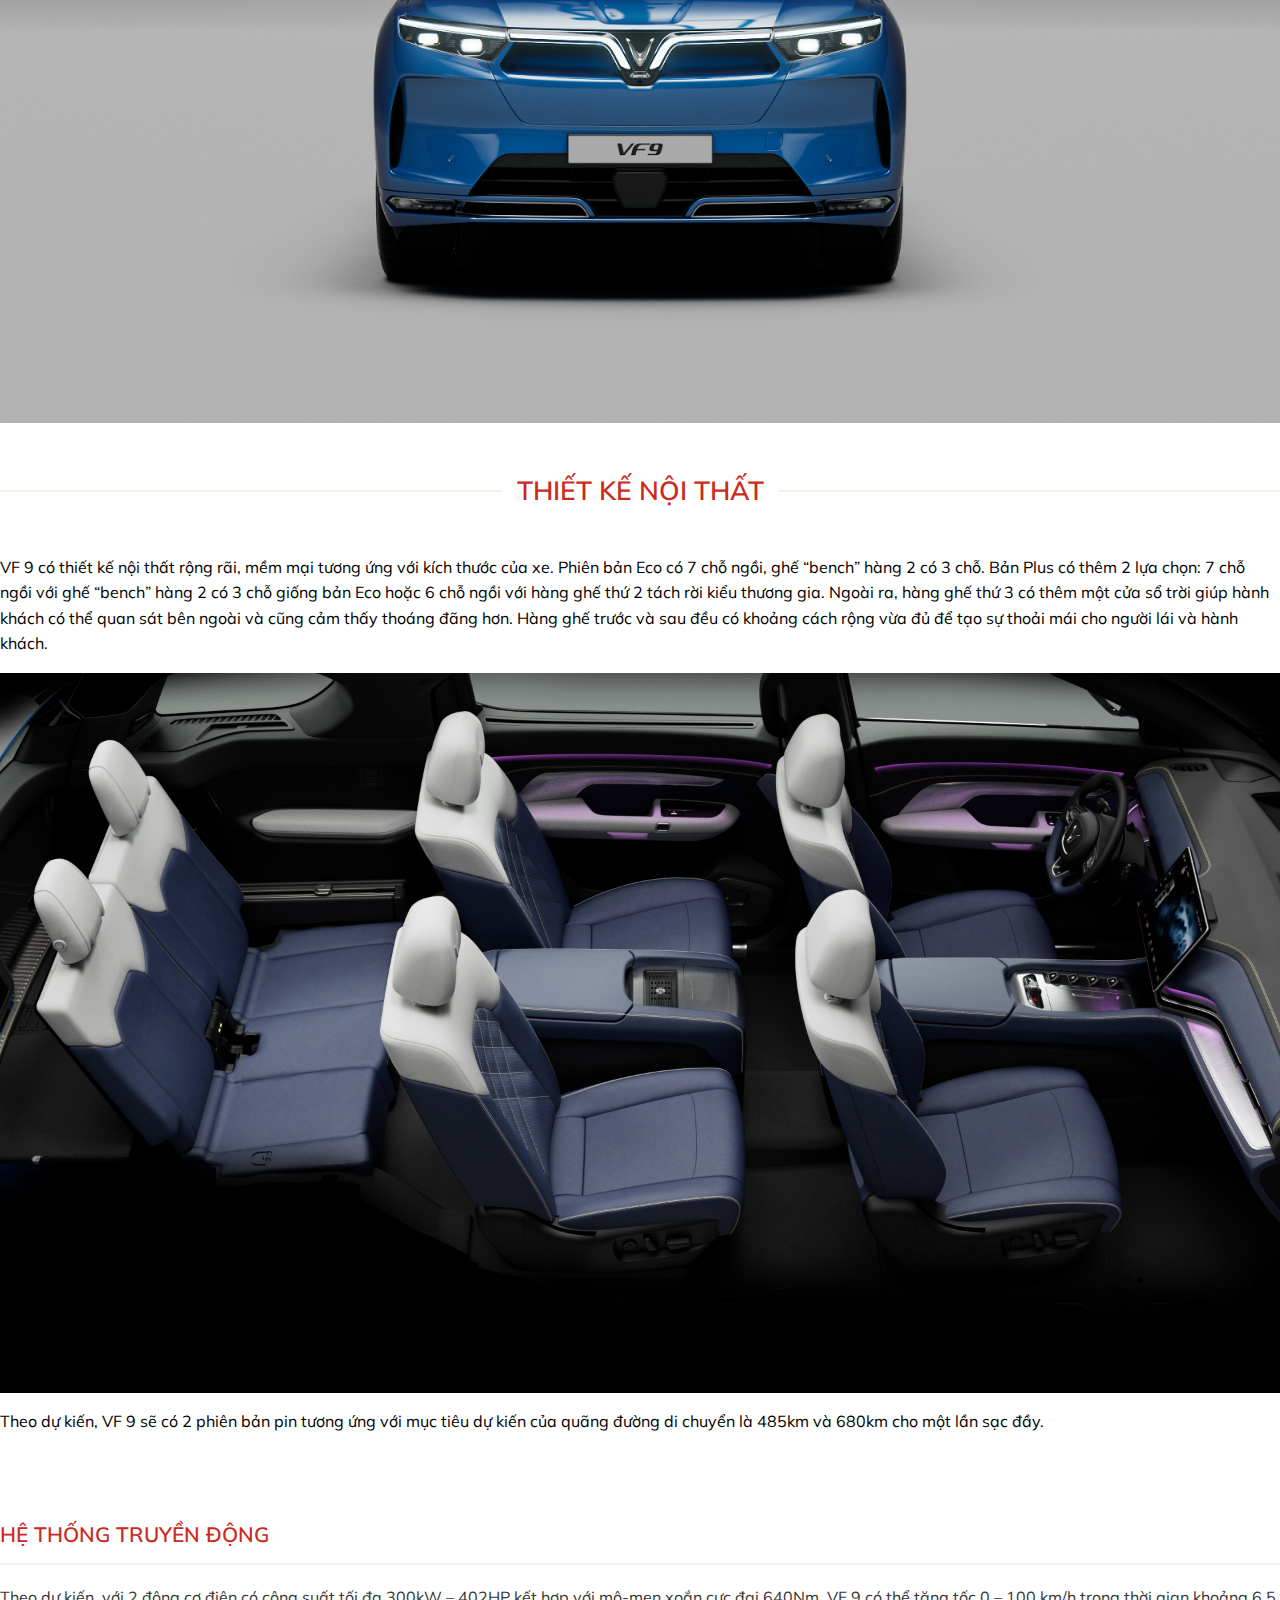
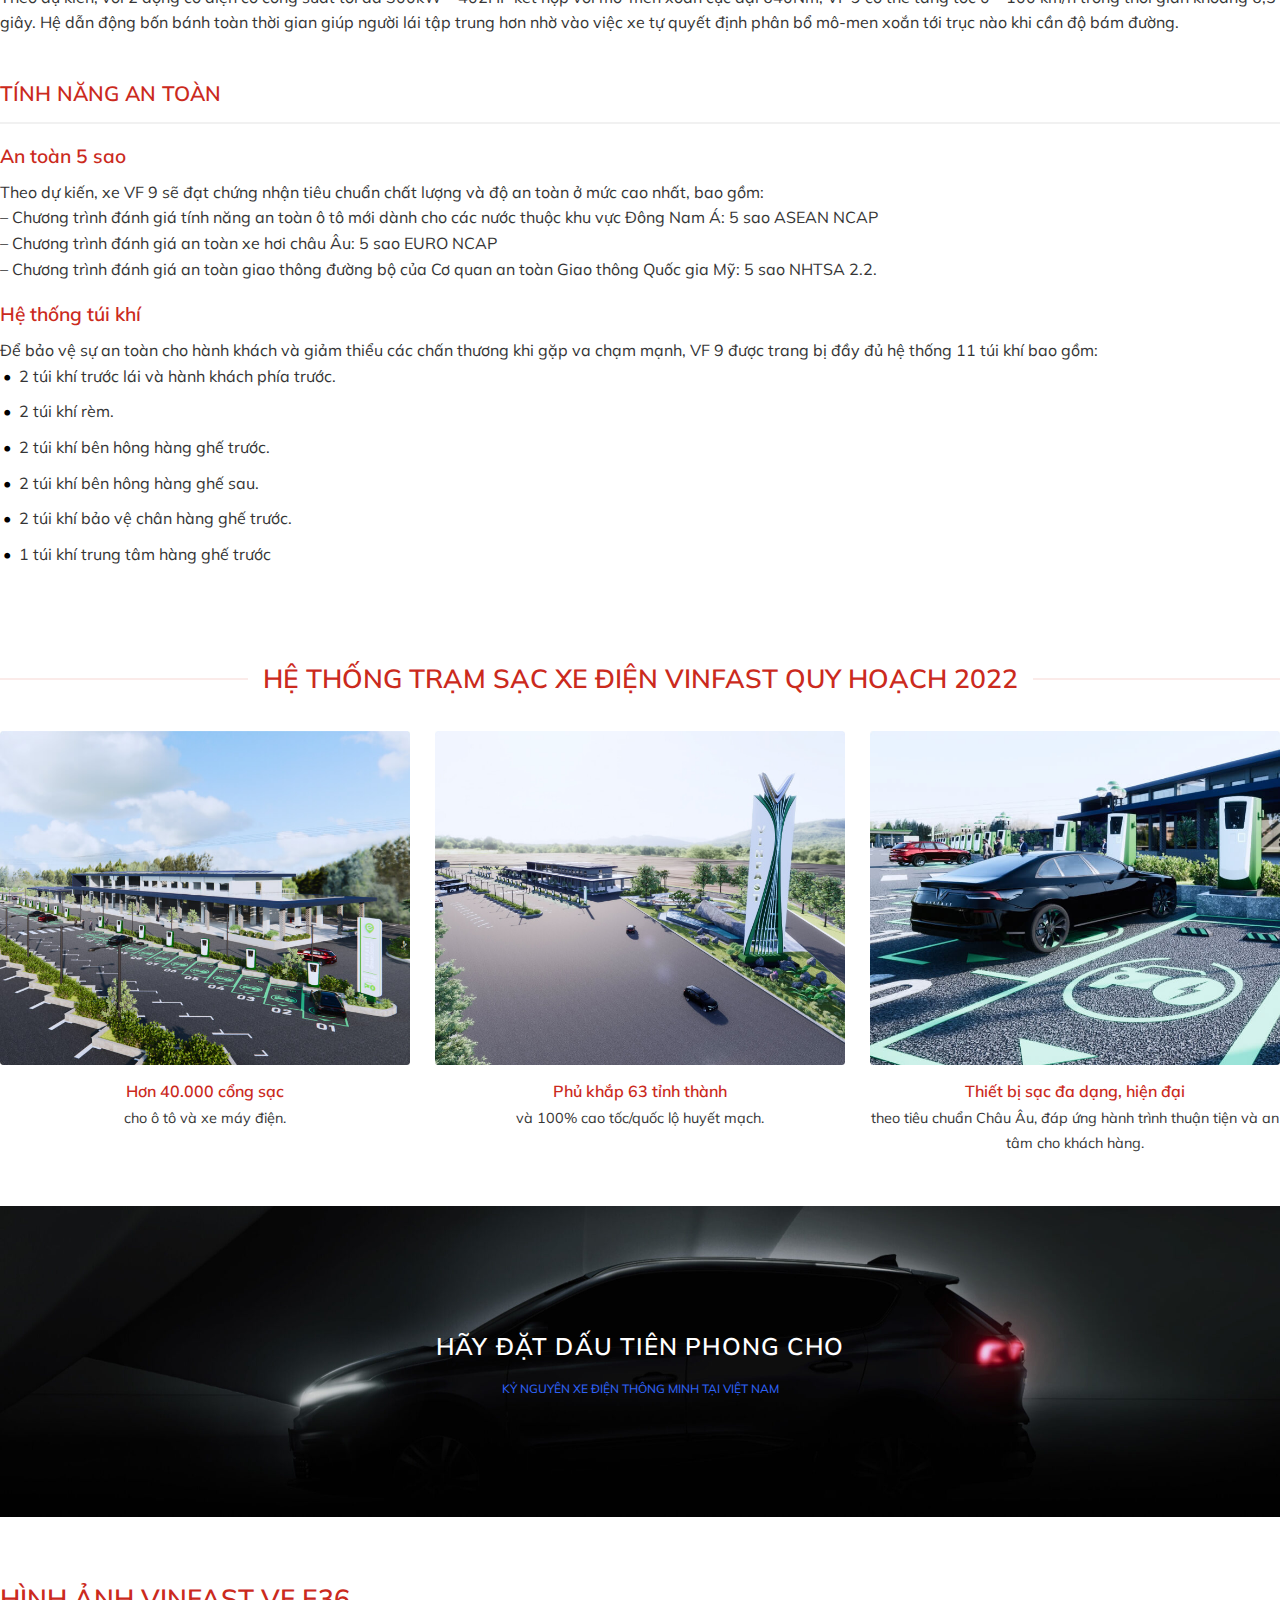
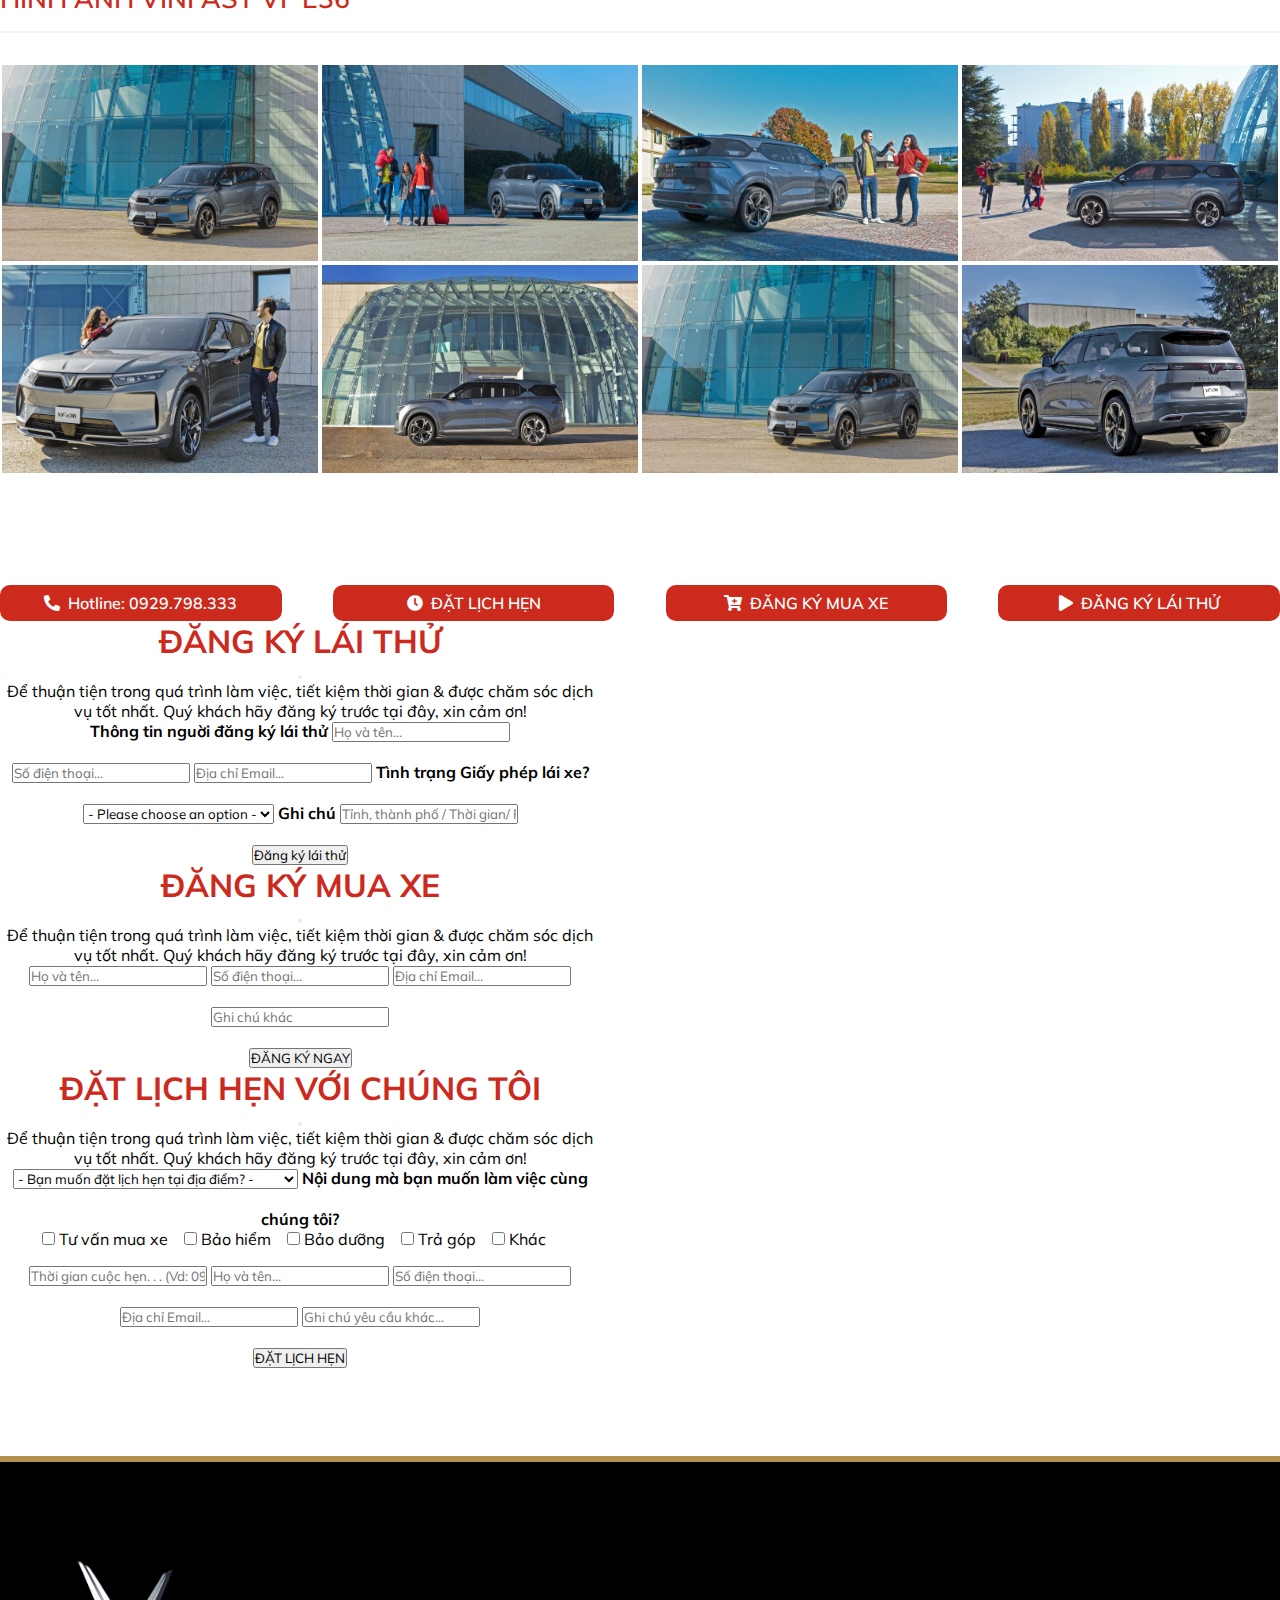
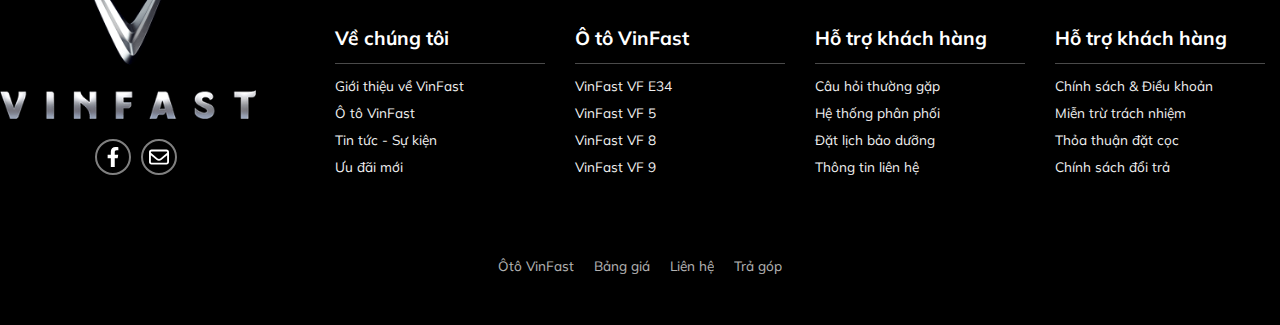
<file: VF9.html>
<!DOCTYPE html>
<html lang="en">
  <head>
    <meta charset="UTF-8" />
    <meta http-equiv="X-UA-Compatible" content="IE=edge" />
    <meta name="viewport" content="width=device-width, initial-scale=1.0" />
    <link rel="shortcut icon" type="image/x-icon" href="./images/vf.png" />
    <title>VF9 - Vinfast Việt Nam</title>

    <!-- Mulish font -->
    <link rel="preconnect" href="https://fonts.googleapis.com" />
    <link rel="preconnect" href="https://fonts.gstatic.com" crossorigin />
    <link
      href="https://fonts.googleapis.com/css2?family=Mulish:wght@400;500;600;700;800&display=swap"
      rel="stylesheet"
    />

    <!-- Font Awesome -->
    <link
      rel="stylesheet"
      href="https://cdnjs.cloudflare.com/ajax/libs/font-awesome/5.15.4/css/all.min.css"
    />

    <!-- Bootstrap -->
    <link
      href="https://cdn.jsdelivr.net/npm/bootstrap@5.3.0-alpha1/dist/css/bootstrap.min.css"
      rel="stylesheet"
      integrity="sha384-GLhlTQ8iRABdZLl6O3oVMWSktQOp6b7In1Zl3/Jr59b6EGGoI1aFkw7cmDA6j6gD"
      crossorigin="anonymous"
    />

    <!-- Carousel -->
    <link
      rel="stylesheet"
      href="./owlcarousel/dist/assets/owl.carousel.min.css"
    />
    <link
      rel="stylesheet"
      href="./owlcarousel/dist/assets/owl.theme.default.min.css"
    />

    <!-- Custom -->
    <link rel="stylesheet" href="./styles/common.css" />
    <link rel="stylesheet" href="./styles/VFe34.css" />
    <link rel="stylesheet" href="./styles/VF9.css" />
  </head>

  <body>
    <!-- header: begin -->
    <section id="header">
      <div class="container">
          <i onclick="toggleMiniMenu()" class="fas fa-bars menu-mini-icon"></i>
          <a href="./trang-chu" class="logo">
              <img src="./images/logo-vinfast.png" alt="">
          </a>

          <ul class="navbar">
              <li class="navbar-item dropdown">
                  <a class="active" href="">Ô tô VinFast</a>
                  <i class="fas fa-angle-down active"></i>
                  <div class="submenu-wrap">
                      <ul class="submenu">
                          <i class="fas fa-sort-up"></i>
                          <li class="submenu-item"><a href="./VFe34">VF e34</a></li>
                          <li class="submenu-item"><a href="./VF5">VF5</a></li>
                          <li class="submenu-item"><a href="./VF8">VF8</a></li>
                          <li class="submenu-item"><a class="active" href="">VF9</a></li>
                      </ul>
                  </div>
              </li>
              <li class="navbar-item"><a href="./bang-gia">Bảng giá</a></li>
              <li class="navbar-item"><a href="./lien-he">Liên hệ</a></li>
              <li class="navbar-item"><a href="./tra-gop">Trả góp</a></li>
          </ul>

          <a class="phone" href="tel:0929798333">
              <i class="fas fa-phone-alt"></i>
              <span class="phone__number">0929-798-333</span>
          </a>

          <div class="navbar-mini-block">
              <ul class="navbar-mini">
                  <svg onclick="toggleMiniMenu()" xmlns="http://www.w3.org/2000/svg" viewBox="0 0 320 512"><!--! Font Awesome Pro 6.3.0 by @fontawesome - https://fontawesome.com License - https://fontawesome.com/license (Commercial License) Copyright 2023 Fonticons, Inc. --><path d="M310.6 150.6c12.5-12.5 12.5-32.8 0-45.3s-32.8-12.5-45.3 0L160 210.7 54.6 105.4c-12.5-12.5-32.8-12.5-45.3 0s-12.5 32.8 0 45.3L114.7 256 9.4 361.4c-12.5 12.5-12.5 32.8 0 45.3s32.8 12.5 45.3 0L160 301.3 265.4 406.6c12.5 12.5 32.8 12.5 45.3 0s12.5-32.8 0-45.3L205.3 256 310.6 150.6z"/></svg>
                  <li onclick="toggleSubmenu(this)" class="navbar-mini-item dropdown active">
                      <a class="active">Ô tô VinFast</a>
                      <i class="fas fa-angle-down"></i>
                      <i class="fas fa-angle-up"></i>
                      <ul class="submenu-mini">
                          <li class="submenu-mini-item"><a href="./VFe34">VF e34</a></li>
                          <li class="submenu-mini-item"><a href="./VF5">VF5</a></li>
                          <li class="submenu-mini-item"><a href="./VF8">VF8</a></li>
                          <li class="submenu-mini-item active"><a href="">VF9</a></li>
                      </ul>
                  </li>
                  <li class="navbar-mini-item"><a href="./bang-gia">Bảng giá</a></li>
                  <li class="navbar-mini-item"><a href="./lien-he">Liên hệ</a></li>
                  <li class="navbar-mini-item"><a href="./tra-gop">Trả góp</a></li>
              </ul>
  
              <div onclick="toggleMiniMenu()" class="navbar-mini-wrapper"></div>
          </div>
      </div>
  </section>
  <!-- header: end -->

    <!-- vfe34-banner: begin -->
    <section id="vfe34-banner">
      <img src="./images/vf9bbanner.webp" alt="">
    </section>
    <!-- vfe34-banner: end -->

    <!-- navigation: begin -->
    <section id="navigation">
      <div class="container">
        <div class="navigation-left">
          <img src="./images/vf.png" alt="" class="navigation-left__logo" />
          <span class="navigation-left__txt">VF 9</span>
        </div>
        <div class="navigation-right">
          <a href="#overview" class="navigation-item">
            <div class="navigation-item__logo">
              <img src="./images/ic_topnav1.png" alt="" />
            </div>
            <span class="navigation-item__txt">Tổng quan</span>
          </a>
          <a href="#offer" class="navigation-item">
            <div class="navigation-item__logo">
              <img src="./images/ic_topnav2.png" alt="" />
            </div>
            <span class="navigation-item__txt">Ưu đãi</span>
          </a>
          <a href="#specification" class="navigation-item">
            <div class="navigation-item__logo">
              <img src="./images/ic_topnav3.png" alt="" />
            </div>
            <span class="navigation-item__txt">Thông số</span>
          </a>
          <a href="#station" class="navigation-item">
            <div class="navigation-item__logo">
              <img src="./images/ic_topnav4.png" alt="" />
            </div>
            <span class="navigation-item__txt">Trạm sạc</span>
          </a>
          <a href="#explore" class="navigation-item">
            <div class="navigation-item__logo">
              <img src="./images/ic_topnav5.png" alt="" />
            </div>
            <span class="navigation-item__txt">Khám phá</span>
          </a>
        </div>
      </div>
    </section>
    <!-- navigation: end -->

    <!-- overview: begin -->
    <section id="overview">
      <div class="container">
        <div class="overview-left">
          <h2 class="overview__name"><span>VINFAST VF 9</span></h2>
          <h3 class="overview__slogan">DẤU ẤN NGƯỜI DẪN ĐẦU</h3>
          <p class="overview__price">
            Gía niêm yết:
            <br/> <span>Eco: 1.443.200.000 đ</span><br/> <span>Plus: 1.571.900.000 đ</span>
          </p>
          <p class="overview__voucher">
            Áp dụng voucher <span>250tr</span> giá chỉ còn<br />
            <span>Eco: 1.193.200.000 đ</span><br/> <span>Plus: 1.321.900.000 đ</span>
          </p>
          <div class="overview-action">
            <button data-bs-toggle="modal" data-bs-target="#registerModal" class="overview-action__test">
              <span>ĐĂNG KÝ LÁI THỬ</span>
              <i class="fas fa-chevron-right"></i>
            </button>
            <button data-bs-toggle="modal" data-bs-target="#buyModal" class="overview-action__buy">
              MUA XE
              <i class="fas fa-check"></i>
            </button>
          </div>
        </div>
        <div class="overview-right">
          <div class="owl-carousel owl-carousel-vfe34">
            <div class="slider-item">
              <img src="./images/vf9-1.webp" alt="" />
            </div>
            <div class="slider-item">
              <img src="./images/vf9-2.webp" alt="" />
            </div>
            <div class="slider-item">
              <img src="./images/vf9-3.webp" alt="" />
            </div>
            <div class="slider-item">
              <img src="./images/vf9-4.webp" alt="" />
            </div>
            <div class="slider-item">
              <img src="./images/vf9-5.webp" alt="" />
            </div>
            <div class="slider-item">
              <img src="./images/vf9-6.webp" alt="" />
            </div>
            <div class="slider-item">
              <img src="./images/vf9-7.webp" alt="" />
            </div>
            <div class="slider-item">
              <img src="./images/vf9-8.webp" alt="" />
            </div>
          </div>
          <!-- <ul id="carousel-custom-dots" class="owl-dots">
            <li class="owl-dot"><img src="./images/vf8-dot-1.png" alt="" /></li>
            <li class="owl-dot"><img src="./images/vf8-dot-2.jpeg" alt="" /></li>
            <li class="owl-dot"><img src="./images/vf8-dot-3.jpeg" alt="" /></li>
            <li class="owl-dot"><img src="./images/vf8-dot-4.jpeg" alt="" /></li>
            <li class="owl-dot"><img src="./images/vf8-dot-5.jpeg" alt="" /></li>
            <li class="owl-dot"><img src="./images/vf8-dot6.jpeg" alt="" /></li>
            <li class="owl-dot"><img src="./images/vf8-dot-7.jpeg" alt="" /></li>
            <li class="owl-dot"><img src="./images/vf8-dot-8.jpeg" alt="" /></li>
          </ul> -->
        </div>
      </div>
    </section>
    <!-- overview: end -->

    <!-- explore: begin -->
    <section id="explore">
      <div class="container">
        <h2 class="explore__title"><span>ƯU ĐIỂM VƯỢT TRỘI VF 9</span></h2>
        <div class="explore-body">
          <div class="explore-description">
            <h4 class="explore-description__title">VINFAST VF9 (VF E36)</h4>
            <p class="explore-description__txt">
              Chúng tôi đã kết hợp những gì tốt nhất trong thiết kế, sản xuất và
              công nghệ để tạo ra những chiếc SUV thuần điện hoàn toàn mới VF 8
              và VF 9. Với thiết kế đặt con người làm trung tâm, chúng tôi đã áp
              dụng công nghệ tiên tiến để phục vụ một mục tiêu đơn giản là cải
              thiện cuộc sống của những người lái xe VinFast và sự sống trên
              hành tinh của chúng ta.
            </p>
            <p class="explore-description__txt">
              Tự hào khi ra mắt tại thị trường quốc tế mẫu SUV phong cách couple
              sở hữu thiết kế đẳng cấp, tiêu chuẩn an toàn cao, tiện nghi thoải
              mái, tính năng thông minh tới những thông số kỹ thuật ấn tượng so
              với những dòng xe cùng phân khúc.
            </p>
          </div>
          <div class="explore-img">
            <img src="./images/vf9-6.webp" alt="" />
          </div>
        </div>
      </div>
    </section>
    <!-- explore: end -->

    <!-- vfe34-slider: begin -->
    <section id="vfe34-slider">
      <div class="owl-carousel owl-carousel-vfe34-slider">
        <div class="slider-item">
          <img src="./images/vf9banner1.jpeg" alt="" />
        </div>
      </div>
    </section>
    <!-- vfe34-slider: end -->

    <!-- offer: begin -->

    <!-- specification: begin -->
    <section id="specification">
      <div class="container">
        <h2 class="specification__title">
          <span>KIỂU DÁNG THIẾT KẾ</span>
        </h2>
        <div class="specification-body">
          <p>
            Mẫu SUV cỡ E – VF 9 có thiết kế mạnh mẽ với kích thước tiêu chuẩn là
            5.120 x 2.000 x 1.721 (mm) (tương đương 16,79 x 6,56 x 5,65 (feet)).
            Kích thước xe tối ưu kết hợp với hệ dẫn động AWD giúp tăng khả năng
            di chuyển linh hoạt, đem lại cảm giác cầm lái chắc chắn cho người sử
            dụng.
          </p>
          <p>
            Theo Giám đốc thiết kế của VinFast – Ông David Lyon, VF 9 dành cho
            những người yêu thích sử dụng SUV cỡ lớn. Ngoài vẻ đẹp khỏe khoắn và
            tiện dụng, các chi tiết thiết kế còn cho phép cải thiện tính năng
            khí động học cũng như mở rộng phạm vi vận hành của xe điện bao gồm:
          </p>
          <p>
            – “Màn gió” nằm ở vị trí phần mui và đầu xe có tác dụng chuyển hướng
            không khí từ các khu vực tạo lực cản cao.
          </p>
          <p>– Tay nắm cửa, kính và đường viền phẳng với thân xe.</p>
          <p>– Mái dốc khí động học và kính bên thuôn.</p>
          <p>
            Tương tự như những dòng xe khác của VinFast, đặc điểm nhận diện
            thương hiệu độc đáo nằm ở khung chiếu sáng từ logo chữ “V” – biểu
            trưng cho Việt Nam, Vingroup, VinFast. Thiết kế 2 chữ V xếp chồng
            lên nhau tạo nên hiệu ứng 3D có chiều sâu kèm theo tone màu bạc tinh
            tế, sang trọng tạo nên cảm nhận liên tưởng về một hãng xe điện thời
            trang và phong cách.
          </p>
          <img src="./images/thietkevf9-1.png" alt="" />
        </div>

        <h2 class="specification__title">
          <span>THIẾT KẾ NỘI THẤT</span>
        </h2>
        <div class="specification-body">
          <p>
            VF 9 có thiết kế nội thất rộng rãi, mềm mại tương ứng với kích thước
            của xe. Phiên bản Eco có 7 chỗ ngồi, ghế “bench” hàng 2 có 3 chỗ.
            Bản Plus có thêm 2 lựa chọn: 7 chỗ ngồi với ghế “bench” hàng 2 có 3
            chỗ giống bản Eco hoặc 6 chỗ ngồi với hàng ghế thứ 2 tách rời kiểu
            thương gia. Ngoài ra, hàng ghế thứ 3 có thêm một cửa sổ trời giúp
            hành khách có thể quan sát bên ngoài và cũng cảm thấy thoáng đãng
            hơn. Hàng ghế trước và sau đều có khoảng cách rộng vừa đủ để tạo sự
            thoải mái cho người lái và hành khách.
          </p>
          <img src="./images/vf9thietke2.jpeg" alt="" />
          <p>
            Theo dự kiến, VF 9 sẽ có 2 phiên bản pin tương ứng với mục tiêu dự
            kiến của quãng đường di chuyển là 485km và 680km cho một lần sạc
            đầy.
          </p>
        </div>
      </div>
    </section>
    <!-- specification: end -->

    <!-- details: begin -->
    <section id="details">
      <div class="container">
        <div class="details-item">
          <h3 class="item__header">HỆ THỐNG TRUYỀN ĐỘNG</h3>
          <p class="item__txt">
            Theo dự kiến, với 2 động cơ điện có công suất tối đa 300kW – 402HP kết hợp với mô-men xoắn cực đại 640Nm, VF 9 có thể tăng tốc 0 – 100 km/h trong thời gian khoảng 6,5 giây. Hệ dẫn động bốn bánh toàn thời gian giúp người lái tập trung hơn nhờ vào việc xe tự quyết định phân bổ mô-men xoắn tới trục nào khi cần độ bám đường.
          </p>
        </div>
        <div class="details-item">
          <h3 class="item__header">TÍNH NĂNG AN TOÀN</h3>
          <h4 class="item__title">An toàn 5 sao</h4>
          <p class="item__txt">
            Theo dự kiến, xe VF 9 sẽ đạt chứng nhận tiêu chuẩn chất lượng và độ
            an toàn ở mức cao nhất, bao gồm:
          </p>
          <p class="item__txt">
            – Chương trình đánh giá tính năng an toàn ô tô mới dành cho các nước
            thuộc khu vực Đông Nam Á: 5 sao ASEAN NCAP
          </p>
          <p class="item__txt">
            – Chương trình đánh giá an toàn xe hơi châu Âu: 5 sao EURO NCAP
          </p>
          <p class="item__txt">
            – Chương trình đánh giá an toàn giao thông đường bộ của Cơ quan an
            toàn Giao thông Quốc gia Mỹ: 5 sao NHTSA 2.2.
          </p>
          <h4 class="item__title">Hệ thống túi khí</h4>
          <p class="item__txt">
            Để bảo vệ sự an toàn cho hành khách và giảm thiểu các chấn thương khi gặp va chạm mạnh, VF 9 được trang bị đầy đủ hệ thống 11 túi khí bao gồm:
          </p>
          <ul class="item__txt">
            <li>2 túi khí trước lái và hành khách phía trước.</li>
            <li>2 túi khí rèm.</li>
            <li>2 túi khí bên hông hàng ghế trước.</li>
            <li>2 túi khí bên hông hàng ghế sau.</li>
            <li>2 túi khí bảo vệ chân hàng ghế trước.</li>
            <li>1 túi khí trung tâm hàng ghế trước</li>
          </ul>
        </div>
      </div>
    </section>
    <!-- details: end -->

    <!-- station: begin -->
    <section id="station">
      <div class="container">
        <h2 class="station__title">
          <span>HỆ THỐNG TRẠM SẠC XE ĐIỆN VINFAST QUY HOẠCH 2022</span>
        </h2>
        <div class="station-body">
          <div class="station-item">
            <div class="station-item__img">
              <img src="./images/station1.jpeg" />
            </div>
            <p class="station-item__txt">
              Hơn 40.000 cổng sạc<br /><span>cho ô tô và xe máy điện.</span>
            </p>
          </div>
          <div class="station-item">
            <div class="station-item__img">
              <img src="./images/station2.jpeg" />
            </div>
            <p class="station-item__txt">
              Phủ khắp 63 tỉnh thành<br /><span
                >và 100% cao tốc/quốc lộ huyết mạch.</span
              >
            </p>
          </div>
          <div class="station-item">
            <div class="station-item__img">
              <img src="./images/station3.jpeg" />
            </div>
            <p class="station-item__txt">
              Thiết bị sạc đa dạng, hiện đại<br /><span
                >theo tiêu chuẩn Châu Âu, đáp ứng hành trình thuận tiện và an
                tâm cho khách hàng.</span
              >
            </p>
          </div>
        </div>
      </div>
    </section>
    <!-- station: end -->

    <!-- vfe34-banner2: begin -->
    <section id="vfe34-banner2">
      <img src="./images/bg_contact_top-scaled.jpeg" alt="" />
      <div class="vfe34-banner-content">
        <h3 class="content__title">HÃY ĐẶT DẤU TIÊN PHONG CHO</h3>
        <p class="content__txt">KỶ NGUYÊN XE ĐIỆN THÔNG MINH TẠI VIỆT NAM</p>
      </div>
    </section>
    <!-- vfe34-banner2: end -->

    <!-- gallery: begin -->
    <section id="gallery">
      <div class="container">
        <div class="gallery-list">
          <h2 class="gallery__title">HÌNH ẢNH VINFAST VF E36</h2>
          <div class="gallery-block">
            <div class="gallery-item">
              <img src="./images/galleryvf9-1.jpeg" alt="" />
            </div>
            <div class="gallery-item">
                <img src="./images/galleryvf9-2.jpeg" alt="" />
            </div>
            <div class="gallery-item">
                <img src="./images/galleryvf9-3.jpeg" alt="" />
            </div>
            <div class="gallery-item">
                <img src="./images/galleryvf9-4.jpeg" alt="" />
            </div>
            <div class="gallery-item">
                <img src="./images/galleryvf9-5.jpeg" alt="" />
            </div>
            <div class="gallery-item">
                <img src="./images/galleryvf9-6.jpeg" alt="" />
            </div>
            <div class="gallery-item">
                <img src="./images/galleryvf9-7.jpeg" alt="" />
            </div>
            <div class="gallery-item">
                <img src="./images/galleryvf9-8.jpeg" alt="" />
            </div>
          </div>
        </div>
      </div>
    </section>
    <!-- gallery: end -->

    <!-- contact: begin -->
    <section id="contact-form">
      <div class="container">
          <a href="tel:0929798333" class="contact-item">
              <i class="fas fa-phone-alt"></i>
              <span>Hotline: 0929.798.333</span>
          </a>
          <a data-bs-toggle="modal" data-bs-target="#bookingModal" class="contact-item">
              <i class="fas fa-clock"></i>
              <span>ĐẶT LỊCH HẸN</span>
          </a>
          <a data-bs-toggle="modal" data-bs-target="#buyModal" class="contact-item">
              <i class="fas fa-cart-plus"></i>
              <span>ĐĂNG KÝ MUA XE</span>
          </a>
          <a data-bs-toggle="modal" data-bs-target="#registerModal" class="contact-item">
              <i class="fas fa-play"></i>
              <span>ĐĂNG KÝ LÁI THỬ</span>
          </a>
      </div>
  </section>
  <!-- contact: end -->

  <!-- modal dang ky lai thu: begin -->
  <div class="modal fade" id="registerModal" tabindex="-1" aria-labelledby="registerModalLabel" aria-hidden="true">
    <div class="modal-dialog">
      <div class="modal-content">
        <form id="registerForm" onsubmit="submitRegisterForm(event)">
        <div class="modal-header">
          <h1 class="modal-title fs-5" id="registerModalLabel">ĐĂNG KÝ LÁI THỬ</h1>
          <button type="button" class="btn-close" data-bs-dismiss="modal" aria-label="Close"></button>
        </div>
        <div class="modal-body">
            <p>Để thuận tiện trong quá trình làm việc, tiết kiệm thời gian & được chăm sóc dịch vụ tốt nhất. Quý khách hãy đăng ký trước tại đây, xin cảm ơn!</p>
            <label for="">Thông tin nguời đăng ký lái thử</label>
            <input class="form-control" type="text" id="registerNname" name="registerNname" placeholder="Họ và tên..." required>
            <input class="form-control" type="number" id="registerPhone" name="registerPhone" placeholder="Số điện thoại..." required>
            <input class="form-control" type="email" id="registerEmail" name="registerEmail" placeholder="Địa chỉ Email..." required>

            <label for="">Tình trạng Giấy phép lái xe?</label>
            <select class="form-select" id="license" name="license">
              <option value="type">- Please choose an option  -</option>
              <option value="Đã có Giấy phép lái xe">Đã có</option>
              <option value="Chưa có Giấy phép lái xe">Chưa có</option>
              <option value="Đang trong quá trình học">Đang trong quá trình học</option>
              <option value="Khác">Khác...</option>
            </select>

            <label for="">Ghi chú</label>
            <input class="form-control" type="text" id="registerNote" name="registerNote" placeholder="Tỉnh, thành phố / Thời gian/ Phiên bản xe...">
            <p class="noti success" style="color: #cb2a1d; font-weight: 700;"></p>

        </div>
        <div class="modal-footer">
          <button type="submit" class="btn btn-danger">Đăng ký lái thử</button>
        </div>
      </form>
      </div>
    </div>
  </div>
  <!-- modal dang ky lai thu: end -->

  <!-- modal dang ky mua xe: begin -->
  <div class="modal fade" id="buyModal" tabindex="-1" aria-labelledby="buyModalLabel" aria-hidden="true">
    <div class="modal-dialog">
      <div class="modal-content">
        <form id="buyForm" onsubmit="submitBuyForm(event)">
          <div class="modal-header">
            <h1 class="modal-title fs-5" id="buyModalLabel">ĐĂNG KÝ MUA XE</h1>
            <button type="button" class="btn-close" data-bs-dismiss="modal" aria-label="Close"></button>
          </div>
          <div class="modal-body">
              <p>Để thuận tiện trong quá trình làm việc, tiết kiệm thời gian & được chăm sóc dịch vụ tốt nhất. Quý khách hãy đăng ký trước tại đây, xin cảm ơn!</p>
              <input class="form-control" type="text" id="buyName" name="buyName" placeholder="Họ và tên..." required>
              <input class="form-control" type="number" id="buyPhone" name="buyPhone" placeholder="Số điện thoại..." required>
              <input class="form-control" type="email" id="buyEmail" name="buyEmail" placeholder="Địa chỉ Email..." required>
              <input class="form-control" type="text" id="buyNote" name="buyNote" placeholder="Ghi chú khác">
              <p class="noti success" style="color: #cb2a1d; font-weight: 700;"></p>

          </div>
          <div class="modal-footer">
            <button type="submit" class="btn btn-danger">ĐĂNG KÝ NGAY</button>
          </div>
        </form>
      </div>
    </div>
  </div>
  <!-- modal dang ky mua xe: end -->

  <!-- modal dat lich hen: begin -->
  <div class="modal fade" id="bookingModal" tabindex="-1" aria-labelledby="bookingModalLabel" aria-hidden="true">
    <div class="modal-dialog">
      <div class="modal-content">
        <form id="bookingForm" onsubmit="submitBookingForm(event)">
          <div class="modal-header">
            <h1 class="modal-title fs-5" id="bookingModalLabel">ĐẶT LỊCH HẸN VỚI CHÚNG TÔI</h1>
            <button type="button" class="btn-close" data-bs-dismiss="modal" aria-label="Close"></button>
          </div>
          <div class="modal-body">
              <p>Để thuận tiện trong quá trình làm việc, tiết kiệm thời gian & được chăm sóc dịch vụ tốt nhất. Quý khách hãy đăng ký trước tại đây, xin cảm ơn!</p>

              <select class="form-select mt-3" id="place" name="place">
                <option value="">- Bạn muốn đặt lịch hẹn tại địa điểm? -</option>
                <option value="Showroom của chúng tôi">Showroom của chúng tôi</option>
                <option value="Tại nhà riêng của bạn">Tại nhà riêng của bạn</option>
                <option value="Chỉ đặt lịch hẹn tư vấn trước qua điện thoại">Chỉ đặt lịch hẹn tư vấn trước qua điện thoại</option>
              </select>

              <label class="mt-3" for="">Nội dung mà bạn muốn làm việc cùng chúng tôi?</label>
              <div class="booking-check d-flex flex-wrap">
                <div class="form-check">
                  <input class="form-check-input" type="checkbox" value="Tư vấn mua xe" id="check-0">
                  <label class="form-check-label" for="check-0">
                    Tư vấn mua xe
                  </label>
                </div>
                <div class="form-check">
                  <input class="form-check-input" type="checkbox" value="Bảo hiểm" id="check-1">
                  <label class="form-check-label" for="check-1">
                    Bảo hiểm
                  </label>
                </div>
                <div class="form-check">
                  <input class="form-check-input" type="checkbox" value="Bảo dưỡng" id="check-2">
                  <label class="form-check-label" for="check-2">
                    Bảo dưỡng
                  </label>
                </div>
                <div class="form-check">
                  <input class="form-check-input" type="checkbox" value="Trả góp" id="check-3">
                  <label class="form-check-label" for="check-3">
                    Trả góp
                  </label>
                </div>
                <div class="form-check">
                  <input class="form-check-input" type="checkbox" value="Khác" id="check-4">
                  <label class="form-check-label" for="check-4">
                    Khác
                  </label>
                </div>
              </div>

              <input class="form-control mt-3" type="text" id="time" name="time" placeholder="Thời gian cuộc hẹn. . . (Vd: 09h sáng 01/01/2021)" required>
              <input class="form-control" type="text" id="bookingName" name="bookingName" placeholder="Họ và tên..." required>
              <input class="form-control" type="number" id="bookingPhone" name="bookingPhone" placeholder="Số điện thoại..." required>
              <input class="form-control" type="email" id="bookingEmail" name="bookingEmail" placeholder="Địa chỉ Email..." required>
              <input class="form-control" type="text" id="bookingNote" name="bookingNote" placeholder="Ghi chú yêu cầu khác...">
              <p class="noti success" style="color: #cb2a1d; font-weight: 700;"></p>
          </div>
          <div class="modal-footer">
            <button type="" class="btn btn-danger">ĐẶT LỊCH HẸN</button>
          </div>
        </form>
      </div>
    </div>
  </div>
  <!-- modal dat lich hen: end -->

    <!-- footer: begin -->
    <section id="footer">
      <div class="container">
          <div class="footer-menu">
              <div class="footer-left">
                  <div class="footer__logo">
                      <img class="logo__vin" src="./images/vf.png" alt="">
                      <img class="logo__txt" src="./images/vinfast.png" alt="">
                  </div>
                  <div class="footer-socials">
                      <a class="facebook__icon" href="https://www.facebook.com/VinFastPhamHung?mibextid=LQQJ4d">
                          <svg xmlns="http://www.w3.org/2000/svg"
                              viewBox="0 0 320 512"><!--! Font Awesome Pro 6.3.0 by @fontawesome - https://fontawesome.com License - https://fontawesome.com/license (Commercial License) Copyright 2023 Fonticons, Inc. -->
                              <path
                                  d="M279.14 288l14.22-92.66h-88.91v-60.13c0-25.35 12.42-50.06 52.24-50.06h40.42V6.26S260.43 0 225.36 0c-73.22 0-121.08 44.38-121.08 124.72v70.62H22.89V288h81.39v224h100.17V288z" />
                          </svg>
                      </a>
                      <a class="mail__icon" href="mailto:Nhabui1994@gmail.com">
                          <svg xmlns="http://www.w3.org/2000/svg"
                              viewBox="0 0 512 512"><!--! Font Awesome Pro 6.3.0 by @fontawesome - https://fontawesome.com License - https://fontawesome.com/license (Commercial License) Copyright 2023 Fonticons, Inc. -->
                              <path
                                  d="M64 112c-8.8 0-16 7.2-16 16v22.1L220.5 291.7c20.7 17 50.4 17 71.1 0L464 150.1V128c0-8.8-7.2-16-16-16H64zM48 212.2V384c0 8.8 7.2 16 16 16H448c8.8 0 16-7.2 16-16V212.2L322 328.8c-38.4 31.5-93.7 31.5-132 0L48 212.2zM0 128C0 92.7 28.7 64 64 64H448c35.3 0 64 28.7 64 64V384c0 35.3-28.7 64-64 64H64c-35.3 0-64-28.7-64-64V128z" />
                          </svg></a>
                  </div>
              </div>
              <div class="footer-right">
                  <div class="footer-block">
                      <h4 class="item-header">Về chúng tôi</h4>
                      <ul class="item-list">
                          <li class="item-list__txt"><a href="https://vinfastauto.com/vn_vi/ve-chung-toi">Giới thiệu về VinFast</a></li>
                          <li class="item-list__txt"><a href="">Ô tô VinFast</a></li>
                          <li class="item-list__txt"><a href="https://vinfast.vn/category/tin-vinfast/">Tin tức - Sự kiện</a></li>
                          <li class="item-list__txt"><a href="./bang-gia">Ưu đãi mới</a></li>
                      </ul>
                  </div>

                  <div class="footer-block">
                      <h4 class="item-header">Ô tô VinFast</h4>
                      <ul class="item-list">
                          <li class="item-list__txt"><a href="./VFe34">VinFast VF E34</a></li>
                          <li class="item-list__txt"><a href="./VF5">VinFast VF 5</a></li>
                          <li class="item-list__txt"><a href="./VF8">VinFast VF 8</a></li>
                          <li class="item-list__txt"><a href="./VF9">VinFast VF 9</a></li>
                      </ul>
                  </div>

                  <div class="footer-block">
                      <h4 class="item-header">Hỗ trợ khách hàng</h4>
                      <ul class="item-list">
                          <li class="item-list__txt">Câu hỏi thường gặp</li>
                          <li class="item-list__txt">Hệ thống phân phối</li>
                          <li class="item-list__txt">Đặt lịch bảo dưỡng</li>
                          <li class="item-list__txt"><a href="./lien-he">Thông tin liên hệ</a></li>
                      </ul>
                  </div>

                  <div class="footer-block">
                      <h4 class="item-header">Hỗ trợ khách hàng</h4>
                      <ul class="item-list">
                          <li class="item-list__txt">Chính sách & Điều khoản</li>
                          <li class="item-list__txt">Miễn trừ trách nhiệm</li>
                          <li class="item-list__txt">Thỏa thuận đặt cọc</li>
                          <li class="item-list__txt">Chính sách đổi trả</li>
                      </ul>
                  </div>
              </div>
          </div>
          <ul class="footer-navbar">
              <li class="footer-navbar__item"><a href="./trang-chu">Ôtô VinFast</a></li>
              <li class="footer-navbar__item"><a href="./bang-gia">Bảng giá</a></li>
              <li class="footer-navbar__item"><a href="./lien-he">Liên hệ</a></li>
              <li class="footer-navbar__item"><a href="./tra-gop">Trả góp</a></li>
            </ul>
      </div>
  </section>
  <!-- footer:end -->

    <script src="https://code.jquery.com/jquery-3.4.1.min.js"></script>
    <script src="./owlcarousel/dist/owl.carousel.min.js"></script>
    <script
      src="https://cdn.jsdelivr.net/npm/bootstrap@5.3.0-alpha1/dist/js/bootstrap.bundle.min.js"
      integrity="sha384-w76AqPfDkMBDXo30jS1Sgez6pr3x5MlQ1ZAGC+nuZB+EYdgRZgiwxhTBTkF7CXvN"
      crossorigin="anonymous"
    ></script>
    <script
      src="https://cdn.jsdelivr.net/npm/@popperjs/core@2.11.6/dist/umd/popper.min.js"
      integrity="sha384-oBqDVmMz9ATKxIep9tiCxS/Z9fNfEXiDAYTujMAeBAsjFuCZSmKbSSUnQlmh/jp3"
      crossorigin="anonymous"
    ></script>
    <script
      src="https://cdn.jsdelivr.net/npm/bootstrap@5.3.0-alpha1/dist/js/bootstrap.min.js"
      integrity="sha384-mQ93GR66B00ZXjt0YO5KlohRA5SY2XofN4zfuZxLkoj1gXtW8ANNCe9d5Y3eG5eD"
      crossorigin="anonymous"
    ></script>
    <script src="./js/main.js"></script>
    <script src="./js/CommonForm.js"></script>
  </body>
</html>
</file>
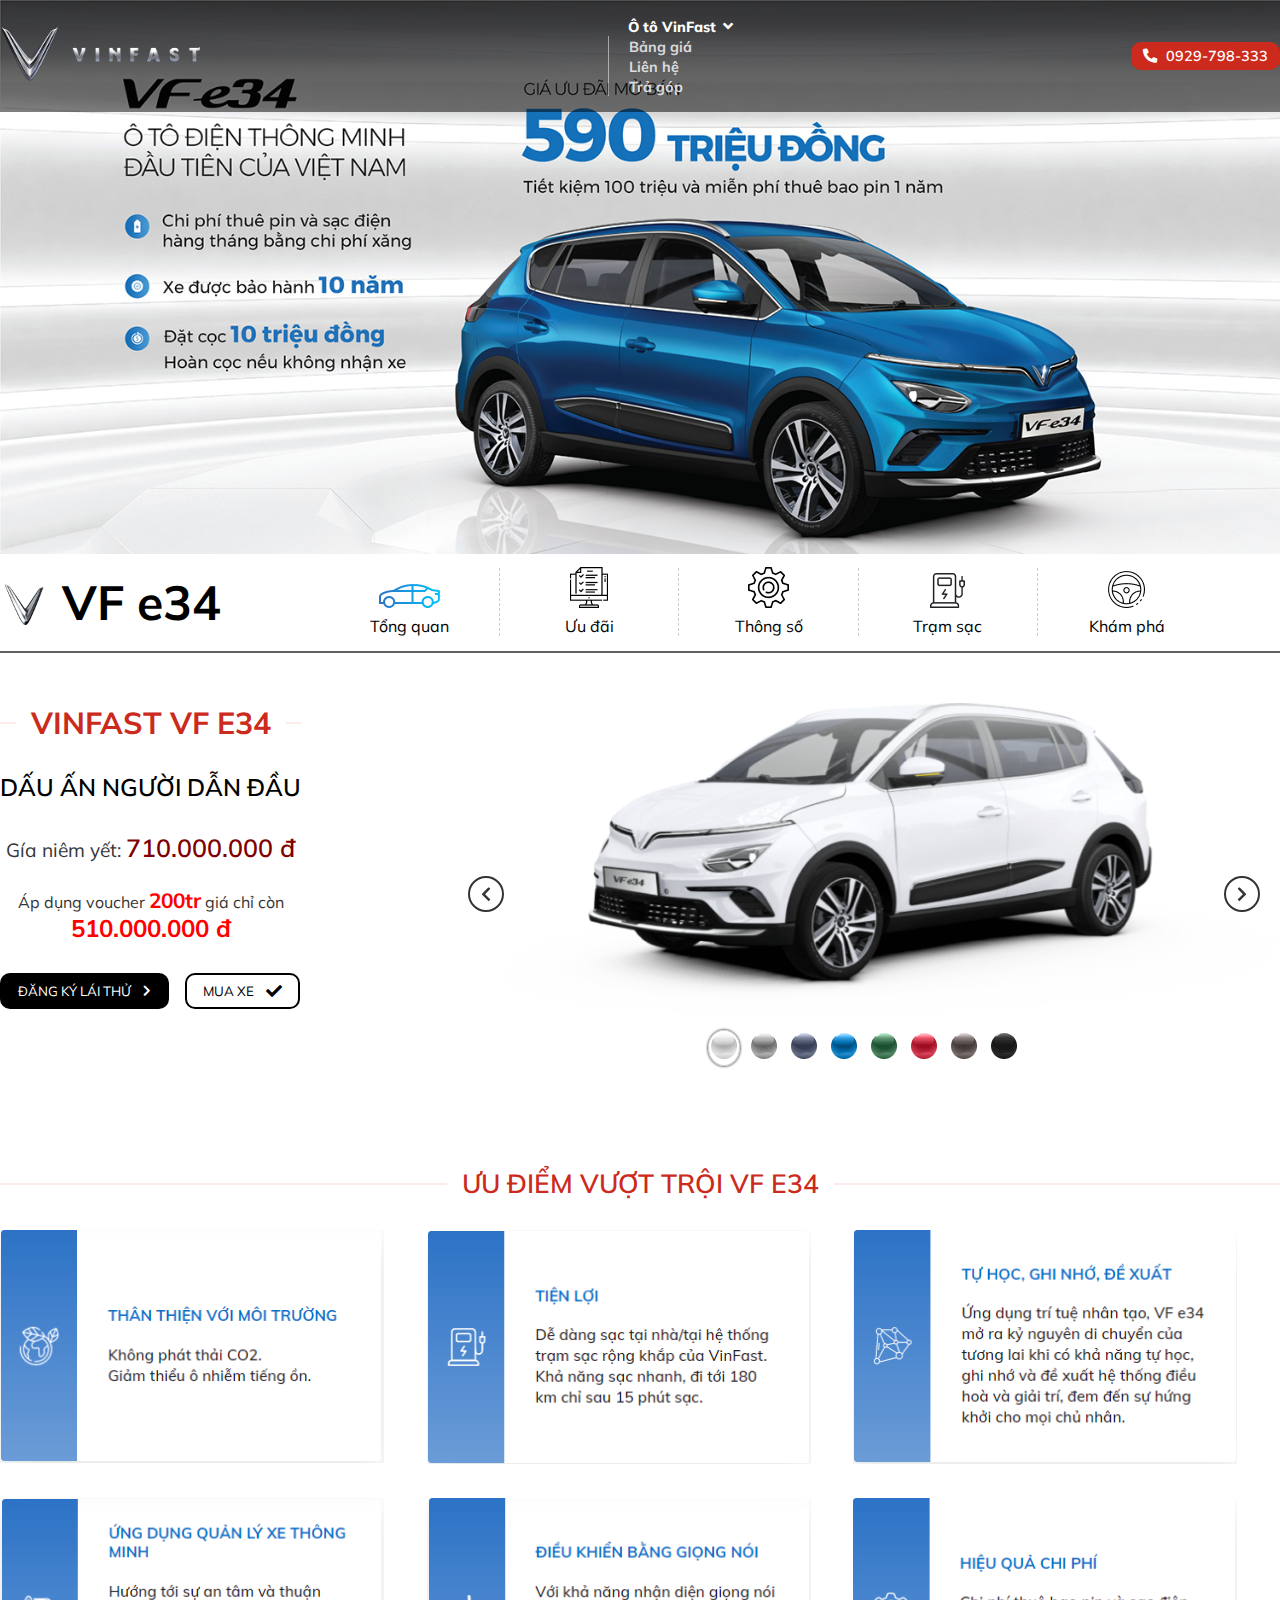
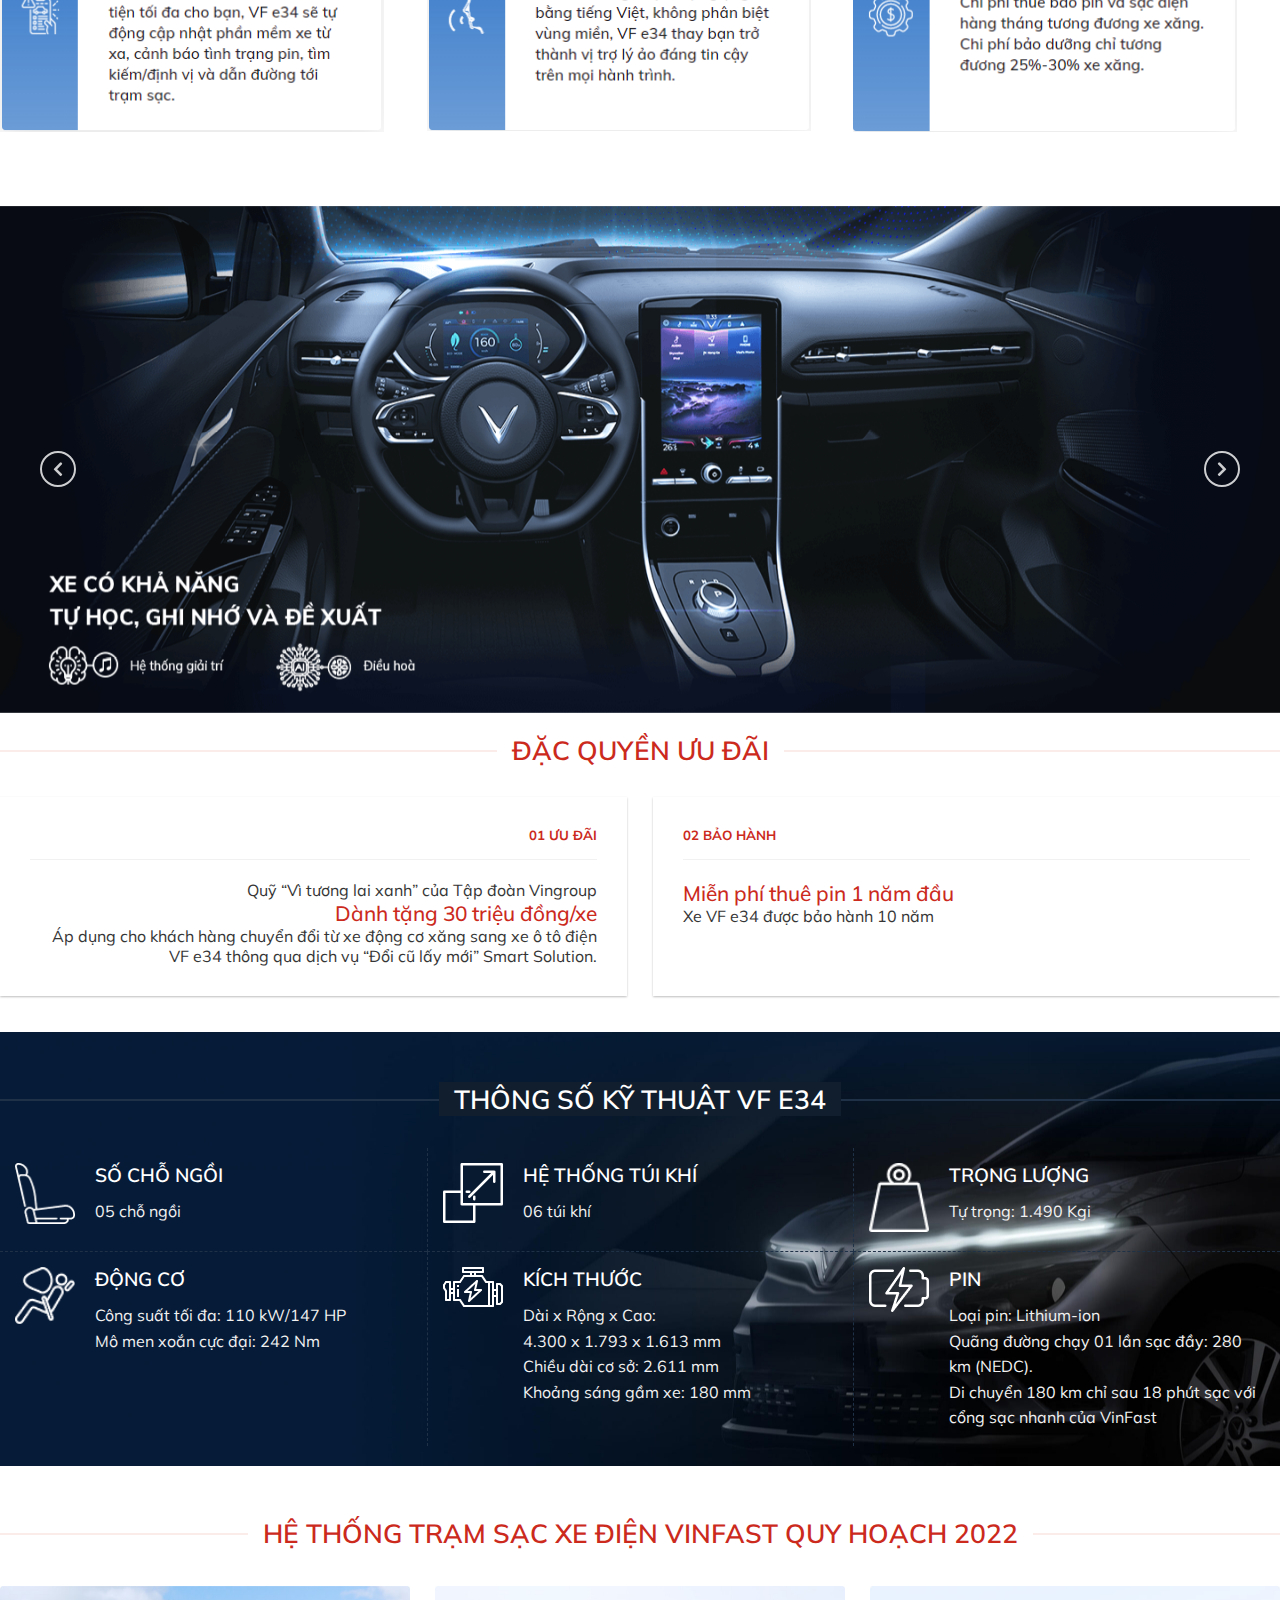
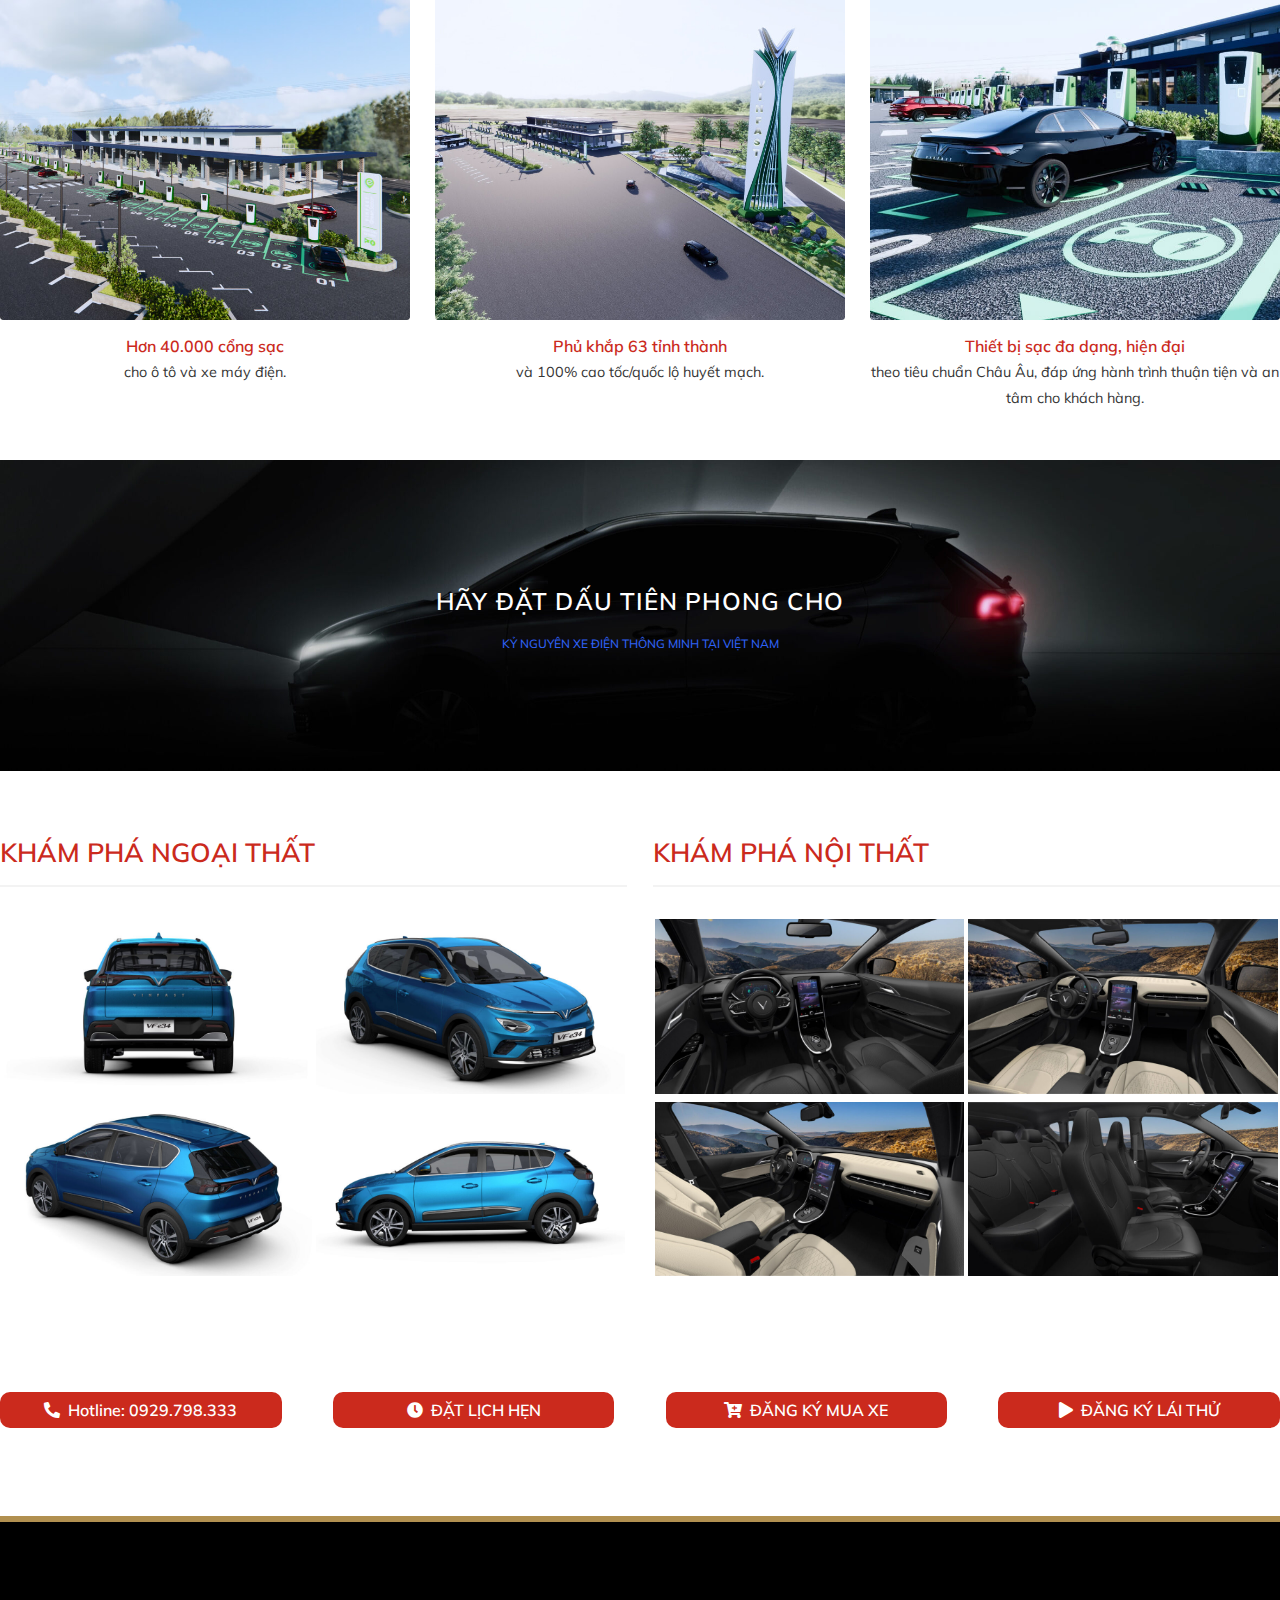
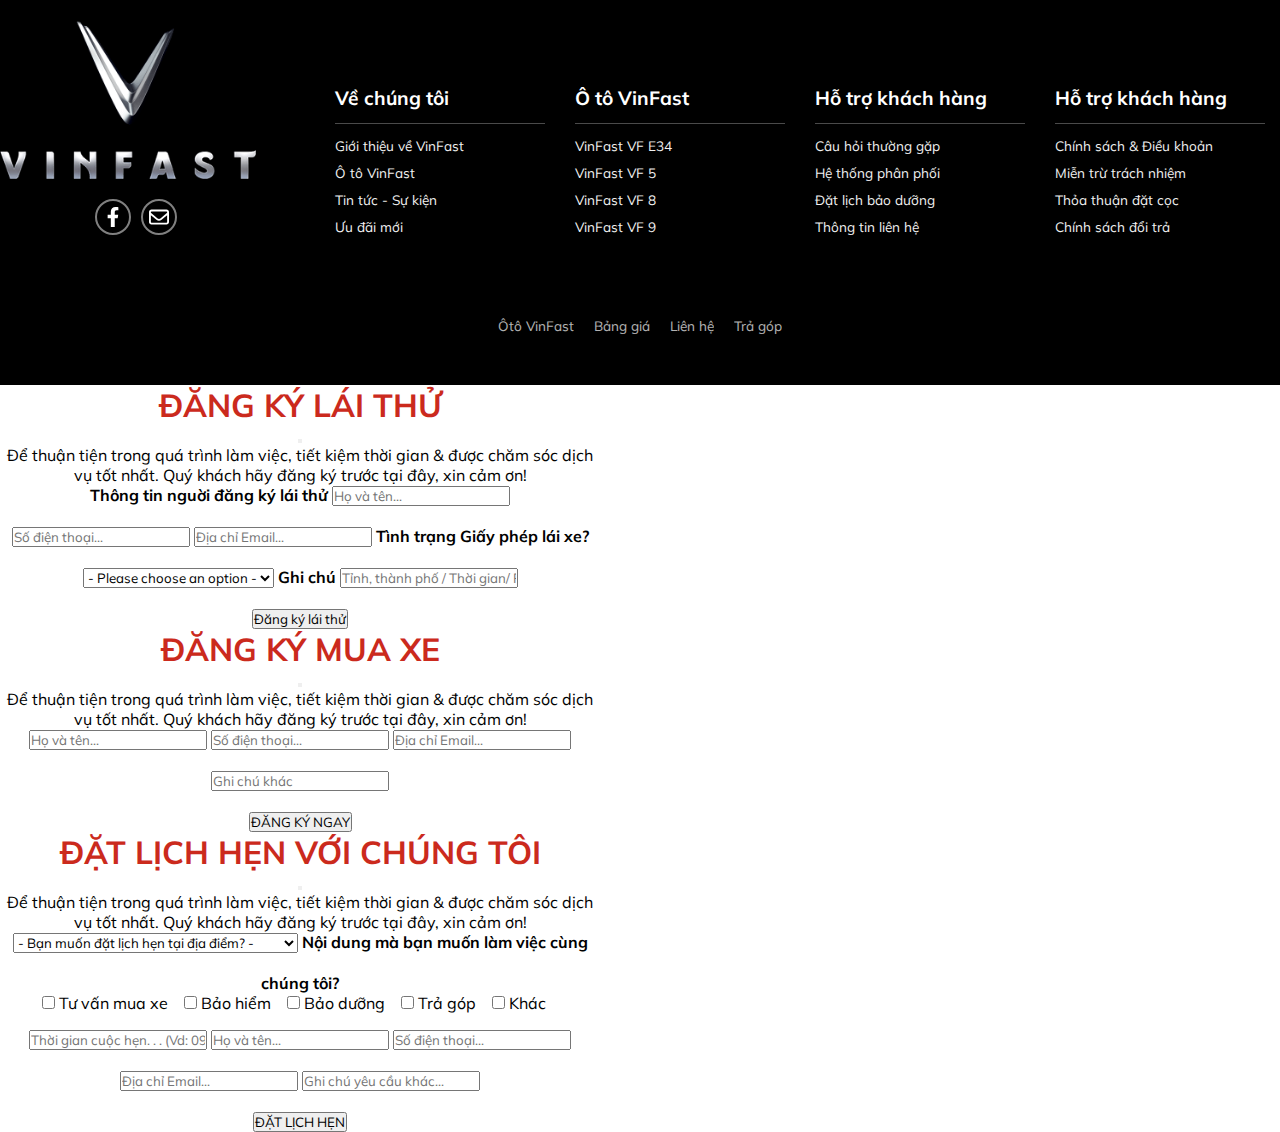
<file: VFe34.html>
<!DOCTYPE html>
<html lang="en">
  <head>
    <meta charset="UTF-8" />
    <meta http-equiv="X-UA-Compatible" content="IE=edge" />
    <meta name="viewport" content="width=device-width, initial-scale=1.0" />
    <link rel="shortcut icon" type="image/x-icon" href="./images/vf.png" />
    <title>VFe34 - Vinfast Việt Nam</title>

    <!-- Mulish font -->
    <link rel="preconnect" href="https://fonts.googleapis.com" />
    <link rel="preconnect" href="https://fonts.gstatic.com" crossorigin />
    <link
      href="https://fonts.googleapis.com/css2?family=Mulish:wght@400;500;600;700;800&display=swap"
      rel="stylesheet"
    />

    <!-- Font Awesome -->
    <link
      rel="stylesheet"
      href="https://cdnjs.cloudflare.com/ajax/libs/font-awesome/5.15.4/css/all.min.css"
    />

    <!-- Bootstrap -->
    <link
      href="https://cdn.jsdelivr.net/npm/bootstrap@5.3.0-alpha1/dist/css/bootstrap.min.css"
      rel="stylesheet"
      integrity="sha384-GLhlTQ8iRABdZLl6O3oVMWSktQOp6b7In1Zl3/Jr59b6EGGoI1aFkw7cmDA6j6gD"
      crossorigin="anonymous"
    />

    <!-- Carousel -->
    <link
      rel="stylesheet"
      href="./owlcarousel/dist/assets/owl.carousel.min.css"
    />
    <link
      rel="stylesheet"
      href="./owlcarousel/dist/assets/owl.theme.default.min.css"
    />

    <!-- Custom -->
    <link rel="stylesheet" href="./styles/common.css" />
    <link rel="stylesheet" href="./styles/VFe34.css" />
  </head>

  <body>
    <!-- header: begin -->
    <section id="header">
      <div class="container">
          <i onclick="toggleMiniMenu()" class="fas fa-bars menu-mini-icon"></i>
          <a href="./trang-chu" class="logo">
              <img src="./images/logo-vinfast.png" alt="">
          </a>

          <ul class="navbar">
              <li class="navbar-item dropdown">
                  <a class="active" href="">Ô tô VinFast</a>
                  <i class="fas fa-angle-down active"></i>
                  <div class="submenu-wrap">
                      <ul class="submenu">
                          <i class="fas fa-sort-up"></i>
                          <li class="submenu-item"><a class="active" href="">VF e34</a></li>
                          <li class="submenu-item"><a href="./VF5">VF5</a></li>
                          <li class="submenu-item"><a href="./VF8">VF8</a></li>
                          <li class="submenu-item"><a href="./VF9">VF9</a></li>
                      </ul>
                  </div>
              </li>
              <li class="navbar-item"><a href="./bang-gia">Bảng giá</a></li>
              <li class="navbar-item"><a href="./lien-he">Liên hệ</a></li>
              <li class="navbar-item"><a href="./tra-gop">Trả góp</a></li>
          </ul>

          <a class="phone" href="tel:0929798333">
              <i class="fas fa-phone-alt"></i>
              <span class="phone__number">0929-798-333</span>
          </a>

          <div class="navbar-mini-block">
              <ul class="navbar-mini">
                  <svg onclick="toggleMiniMenu()" xmlns="http://www.w3.org/2000/svg" viewBox="0 0 320 512"><!--! Font Awesome Pro 6.3.0 by @fontawesome - https://fontawesome.com License - https://fontawesome.com/license (Commercial License) Copyright 2023 Fonticons, Inc. --><path d="M310.6 150.6c12.5-12.5 12.5-32.8 0-45.3s-32.8-12.5-45.3 0L160 210.7 54.6 105.4c-12.5-12.5-32.8-12.5-45.3 0s-12.5 32.8 0 45.3L114.7 256 9.4 361.4c-12.5 12.5-12.5 32.8 0 45.3s32.8 12.5 45.3 0L160 301.3 265.4 406.6c12.5 12.5 32.8 12.5 45.3 0s12.5-32.8 0-45.3L205.3 256 310.6 150.6z"/></svg>
                  <li onclick="toggleSubmenu(this)" class="navbar-mini-item dropdown active">
                      <a class="active">Ô tô VinFast</a>
                      <i class="fas fa-angle-down"></i>
                      <i class="fas fa-angle-up"></i>
                      <ul class="submenu-mini">
                          <li class="submenu-mini-item active"><a href="">VF e34</a></li>
                          <li class="submenu-mini-item"><a href="./VF5">VF5</a></li>
                          <li class="submenu-mini-item"><a href="./VF8">VF8</a></li>
                          <li class="submenu-mini-item"><a href="./VF9">VF9</a></li>
                      </ul>
                  </li>
                  <li class="navbar-mini-item"><a href="./bang-gia">Bảng giá</a></li>
                  <li class="navbar-mini-item"><a href="./lien-he">Liên hệ</a></li>
                  <li class="navbar-mini-item"><a href="./tra-gop">Trả góp</a></li>
              </ul>
  
              <div onclick="toggleMiniMenu()" class="navbar-mini-wrapper"></div>
          </div>
      </div>
  </section>
  <!-- header: end -->

    <!-- vfe34-banner: begin -->
    <section id="vfe34-banner">
      <img src="./images/VFE34banner1.jpeg" alt="">
    </section>
    <!-- vfe34-banner: end -->

    <!-- navigation: begin -->
    <section id="navigation">
      <div class="container">
        <div class="navigation-left">
          <img src="./images/vf.png" alt="" class="navigation-left__logo" />
          <span class="navigation-left__txt">VF e34</span>
        </div>
        <div class="navigation-right">
          <a href="#overview" class="navigation-item">
            <div class="navigation-item__logo">
              <img src="./images/ic_topnav1.png" alt="" />
            </div>
            <span class="navigation-item__txt">Tổng quan</span>
          </a>
          <a href="#offer" class="navigation-item">
            <div class="navigation-item__logo">
              <img src="./images/ic_topnav2.png" alt="" />
            </div>
            <span class="navigation-item__txt">Ưu đãi</span>
          </a>
          <a href="#specification" class="navigation-item">
            <div class="navigation-item__logo">
              <img src="./images/ic_topnav3.png" alt="" />
            </div>
            <span class="navigation-item__txt">Thông số</span>
          </a>
          <a href="#station" class="navigation-item">
            <div class="navigation-item__logo">
              <img src="./images/ic_topnav4.png" alt="" />
            </div>
            <span class="navigation-item__txt">Trạm sạc</span>
          </a>
          <a href="#explore" class="navigation-item">
            <div class="navigation-item__logo">
              <img src="./images/ic_topnav5.png" alt="" />
            </div>
            <span class="navigation-item__txt">Khám phá</span>
          </a>
        </div>
      </div>
    </section>
    <!-- navigation: end -->

    <!-- overview: begin -->
    <section id="overview">
      <div class="container">
        <div class="overview-left">
          <h2 class="overview__name"><span>VINFAST VF E34</span></h2>
          <h3 class="overview__slogan">DẤU ẤN NGƯỜI DẪN ĐẦU</h3>
          <p class="overview__price">
            Gía niêm yết: <span>710.000.000 đ</span>
          </p>
          <p class="overview__voucher">
            Áp dụng voucher <span>200tr</span> giá chỉ còn<br />
            <span>510.000.000 đ</span>
          </p>
          <div class="overview-action">
            <button data-bs-toggle="modal" data-bs-target="#registerModal" class="overview-action__test">
              <span>ĐĂNG KÝ LÁI THỬ</span>
              <i class="fas fa-chevron-right"></i>
            </button>
            <button data-bs-toggle="modal" data-bs-target="#buyModal" class="overview-action__buy">
              <span>MUA XE</span>
              <i class="fas fa-check"></i>
            </button>
          </div>
        </div>
        <div class="overview-right">
          <div class="owl-carousel owl-carousel-vfe34">
            <div class="slider-item">
              <img src="./images/vfe36-slider1.png" alt="" />
            </div>
            <div class="slider-item">
              <img src="./images/vfe36-slider2.png" alt="" />
            </div>
            <div class="slider-item">
              <img src="./images/vfe36-slider3.png" alt="" />
            </div>
            <div class="slider-item">
              <img src="./images/vfe36-slider4.png" alt="" />
            </div>
            <div class="slider-item">
              <img src="./images/vfe36-slider5.png" alt="" />
            </div>
            <div class="slider-item">
              <img src="./images/vfe36-slider6.png" alt="" />
            </div>
            <div class="slider-item">
              <img src="./images/vfe36-slider7.png" alt="" />
            </div>
            <div class="slider-item">
              <img src="./images/vfe36-slider8.png" alt="" />
            </div>
          </div>
          <ul id="carousel-custom-dots" class="owl-dots">
            <li class="owl-dot"><img src="./images/dot1.png" alt="" /></li>
            <li class="owl-dot"><img src="./images/dot2.png" alt="" /></li>
            <li class="owl-dot"><img src="./images/dot3.png" alt="" /></li>
            <li class="owl-dot"><img src="./images/dot4.png" alt="" /></li>
            <li class="owl-dot"><img src="./images/dot5.png" alt="" /></li>
            <li class="owl-dot"><img src="./images/dot6.png" alt="" /></li>
            <li class="owl-dot"><img src="./images/dot7.png" alt="" /></li>
            <li class="owl-dot"><img src="./images/dot8.png" alt="" /></li>
          </ul>
        </div>
      </div>
    </section>
    <!-- overview: end -->

    <!-- explore: begin -->
    <section id="explore">
      <div class="container">
        <h2 class="explore__title"><span>ƯU ĐIỂM VƯỢT TRỘI VF E34</span></h2>
        <div class="explore-body">
          <div class="explore-item">
            <img src="./images/benefit1.png" alt="" />
          </div>
          <div class="explore-item">
            <img src="./images/benefit2.png" alt="" />
          </div>
          <div class="explore-item">
            <img src="./images/benefit3.png" alt="" />
          </div>
          <div class="explore-item">
            <img src="./images/benefit4.png" alt="" />
          </div>
          <div class="explore-item">
            <img src="./images/benefit5.png" alt="" />
          </div>
          <div class="explore-item">
            <img src="./images/benefit6.png" alt="" />
          </div>
        </div>
      </div>
    </section>
    <!-- explore: end -->

    <!-- vfe34-slider: begin -->
    <section id="vfe34-slider">
      <div class="owl-carousel owl-carousel-vfe34-slider">
        <div class="slider-item">
          <img src="./images/vfe34-slider1.png" alt="" />
        </div>
        <div class="slider-item">
          <img src="./images/vfe34-slider2.jpeg" alt="" />
        </div>
      </div>
    </section>
    <!-- vfe34-slider: end -->

    <!-- offer: begin -->
    <section id="offer">
      <div class="container">
        <h2 class="offer__title"><span>ĐẶC QUYỀN ƯU ĐÃI</span></h2>
        <div class="offer-body">
          <div class="offer-item offer-item--left">
            <h5 class="offer-item__header">01 ƯU ĐÃI</h5>
            <div class="offer-item__content">
              <p class="text-normal">
                Quỹ “Vì tương lai xanh” của Tập đoàn Vingroup
              </p>
              <p class="text-red">Dành tặng 30 triệu đồng/xe</p>
              <p class="text-normal">
                Áp dụng cho khách hàng chuyển đổi từ xe động cơ xăng sang xe ô
                tô điện VF e34 thông qua dịch vụ “Đổi cũ lấy mới” Smart
                Solution.
              </p>
            </div>
          </div>
          <div class="offer-item">
            <h5 class="offer-item__header">02 BẢO HÀNH</h5>
            <div class="offer-item__content">
              <p class="text-red">Miễn phí thuê pin 1 năm đầu</p>
              <p class="text-normal">Xe VF e34 được bảo hành 10 năm</p>
            </div>
          </div>
        </div>
      </div>
    </section>
    <!-- offer: end -->

    <!-- specification: begin -->
    <section id="specification">
      <div class="container">
        <h2 class="specification__title">
          <span>THÔNG SỐ KỸ THUẬT VF E34</span>
        </h2>
        <div class="specification-body">
          <div class="specification-item">
            <div class="item-icon"><img src="./images/iii1.png" alt="" /></div>
            <div class="item-content">
              <h4 class="item-content__title">SỐ CHỖ NGỒI</h4>
              <p class="item-content__txt">05 chỗ ngồi</p>
            </div>
          </div>
          <div class="specification-item">
            <div class="item-icon"><img src="./images/iii2.png" alt="" /></div>
            <div class="item-content">
              <h4 class="item-content__title">HỆ THỐNG TÚI KHÍ</h4>
              <p class="item-content__txt">06 túi khí</p>
            </div>
          </div>
          <div class="specification-item">
            <div class="item-icon"><img src="./images/iii3.png" alt="" /></div>
            <div class="item-content">
              <h4 class="item-content__title">TRỌNG LƯỢNG</h4>
              <p class="item-content__txt">Tự trọng: 1.490 Kgi</p>
            </div>
          </div>
          <div class="specification-item">
            <div class="item-icon"><img src="./images/iii4.png" alt="" /></div>
            <div class="item-content">
              <h4 class="item-content__title">ĐỘNG CƠ</h4>
              <p class="item-content__txt">
                Công suất tối đa: 110 kW/147 HP<br />
                Mô men xoắn cực đại: 242 Nm
              </p>
            </div>
          </div>
          <div class="specification-item">
            <div class="item-icon"><img src="./images/iii5.png" alt="" /></div>
            <div class="item-content">
              <h4 class="item-content__title">KÍCH THƯỚC</h4>
              <p class="item-content__txt">
                Dài x Rộng x Cao:<br />
                4.300 x 1.793 x 1.613 mm<br />
                Chiều dài cơ sở: 2.611 mm<br />
                Khoảng sáng gầm xe: 180 mm
              </p>
            </div>
          </div>
          <div class="specification-item">
            <div class="item-icon"><img src="./images/iii6.png" alt="" /></div>
            <div class="item-content">
              <h4 class="item-content__title">PIN</h4>
              <p class="item-content__txt">
                Loại pin: Lithium-ion<br />
                Quãng đường chạy 01 lần sạc đầy: 280 km (NEDC).<br />
                Di chuyển 180 km chỉ sau 18 phút sạc với cổng sạc nhanh của
                VinFast
              </p>
            </div>
          </div>
        </div>
      </div>
    </section>
    <!-- specification: end -->

    <!-- station: begin -->
    <section id="station">
      <div class="container">
        <h2 class="station__title">
          <span>HỆ THỐNG TRẠM SẠC XE ĐIỆN VINFAST QUY HOẠCH 2022</span>
        </h2>
        <div class="station-body">
          <div class="station-item">
            <div class="station-item__img">
              <img src="./images/station1.jpeg" />
            </div>
            <p class="station-item__txt">
              Hơn 40.000 cổng sạc<br /><span>cho ô tô và xe máy điện.</span>
            </p>
          </div>
          <div class="station-item">
            <div class="station-item__img">
              <img src="./images/station2.jpeg" />
            </div>
            <p class="station-item__txt">
              Phủ khắp 63 tỉnh thành<br /><span
                >và 100% cao tốc/quốc lộ huyết mạch.</span
              >
            </p>
          </div>
          <div class="station-item">
            <div class="station-item__img">
              <img src="./images/station3.jpeg" />
            </div>
            <p class="station-item__txt">
              Thiết bị sạc đa dạng, hiện đại<br /><span
                >theo tiêu chuẩn Châu Âu, đáp ứng hành trình thuận tiện và an
                tâm cho khách hàng.</span
              >
            </p>
          </div>
        </div>
      </div>
    </section>
    <!-- station: end -->

    <!-- vfe34-banner2: begin -->
    <section id="vfe34-banner2">
      <img src="./images/bg_contact_top-scaled.jpeg" alt="" />
      <div class="vfe34-banner-content">
        <h3 class="content__title">HÃY ĐẶT DẤU TIÊN PHONG CHO</h3>
        <p class="content__txt">KỶ NGUYÊN XE ĐIỆN THÔNG MINH TẠI VIỆT NAM</p>
      </div>
    </section>
    <!-- vfe34-banner2: end -->

    <!-- gallery: begin -->
    <section id="gallery">
      <div class="container">
        <div class="gallery-out">
          <h2 class="gallery__title">KHÁM PHÁ NGOẠI THẤT</h2>
          <div class="gallery-block">
            <div class="gallery-item">
              <img src="./images/gallery1.jpeg" alt="" />
            </div>
            <div class="gallery-item">
              <img src="./images/gallery2.jpeg" alt="" />
            </div>
            <div class="gallery-item">
              <img src="./images/gallery3.jpeg" alt="" />
            </div>
            <div class="gallery-item">
              <img src="./images/gallery4.jpeg" alt="" />
            </div>
          </div>
        </div>
        <div class="gallery-in">
          <h2 class="gallery__title">KHÁM PHÁ NỘI THẤT</h2>
          <div class="gallery-block">
            <div class="gallery-item">
              <img src="./images/gallery5.jpeg" alt="" />
            </div>
            <div class="gallery-item">
              <img src="./images/gallery6.jpeg" alt="" />
            </div>
            <div class="gallery-item">
              <img src="./images/gallery7.jpeg" alt="" />
            </div>
            <div class="gallery-item">
              <img src="./images/gallery8.jpeg" alt="" />
            </div>
          </div>
        </div>
      </div>
    </section>
    <!-- gallery: end -->

    <!-- contact: begin -->
    <section id="contact-form">
      <div class="container">
          <a href="tel:0929798333" class="contact-item">
              <i class="fas fa-phone-alt"></i>
              <span>Hotline: 0929.798.333</span>
          </a>
          <a data-bs-toggle="modal" data-bs-target="#bookingModal" class="contact-item">
              <i class="fas fa-clock"></i>
              <span>ĐẶT LỊCH HẸN</span>
          </a>
          <a data-bs-toggle="modal" data-bs-target="#buyModal" class="contact-item">
              <i class="fas fa-cart-plus"></i>
              <span>ĐĂNG KÝ MUA XE</span>
          </a>
          <a data-bs-toggle="modal" data-bs-target="#registerModal" class="contact-item">
              <i class="fas fa-play"></i>
              <span>ĐĂNG KÝ LÁI THỬ</span>
          </a>
      </div>
  </section>
  <!-- contact: end -->

    <!-- footer: begin -->
    <section id="footer">
      <div class="container">
          <div class="footer-menu">
              <div class="footer-left">
                  <div class="footer__logo">
                      <img class="logo__vin" src="./images/vf.png" alt="">
                      <img class="logo__txt" src="./images/vinfast.png" alt="">
                  </div>
                  <div class="footer-socials">
                      <a class="facebook__icon" href="https://www.facebook.com/VinFastPhamHung?mibextid=LQQJ4d">
                          <svg xmlns="http://www.w3.org/2000/svg"
                              viewBox="0 0 320 512"><!--! Font Awesome Pro 6.3.0 by @fontawesome - https://fontawesome.com License - https://fontawesome.com/license (Commercial License) Copyright 2023 Fonticons, Inc. -->
                              <path
                                  d="M279.14 288l14.22-92.66h-88.91v-60.13c0-25.35 12.42-50.06 52.24-50.06h40.42V6.26S260.43 0 225.36 0c-73.22 0-121.08 44.38-121.08 124.72v70.62H22.89V288h81.39v224h100.17V288z" />
                          </svg>
                      </a>
                      <a class="mail__icon" href="mailto:Nhabui1994@gmail.com">
                          <svg xmlns="http://www.w3.org/2000/svg"
                              viewBox="0 0 512 512"><!--! Font Awesome Pro 6.3.0 by @fontawesome - https://fontawesome.com License - https://fontawesome.com/license (Commercial License) Copyright 2023 Fonticons, Inc. -->
                              <path
                                  d="M64 112c-8.8 0-16 7.2-16 16v22.1L220.5 291.7c20.7 17 50.4 17 71.1 0L464 150.1V128c0-8.8-7.2-16-16-16H64zM48 212.2V384c0 8.8 7.2 16 16 16H448c8.8 0 16-7.2 16-16V212.2L322 328.8c-38.4 31.5-93.7 31.5-132 0L48 212.2zM0 128C0 92.7 28.7 64 64 64H448c35.3 0 64 28.7 64 64V384c0 35.3-28.7 64-64 64H64c-35.3 0-64-28.7-64-64V128z" />
                          </svg></a>
                  </div>
              </div>
              <div class="footer-right">
                  <div class="footer-block">
                      <h4 class="item-header">Về chúng tôi</h4>
                      <ul class="item-list">
                          <li class="item-list__txt"><a href="https://vinfastauto.com/vn_vi/ve-chung-toi">Giới thiệu về VinFast</a></li>
                          <li class="item-list__txt"><a href="">Ô tô VinFast</a></li>
                          <li class="item-list__txt"><a href="https://vinfast.vn/category/tin-vinfast/">Tin tức - Sự kiện</a></li>
                          <li class="item-list__txt"><a href="./bang-gia">Ưu đãi mới</a></li>
                      </ul>
                  </div>

                  <div class="footer-block">
                      <h4 class="item-header">Ô tô VinFast</h4>
                      <ul class="item-list">
                          <li class="item-list__txt"><a href="./VFe34">VinFast VF E34</a></li>
                          <li class="item-list__txt"><a href="./VF5">VinFast VF 5</a></li>
                          <li class="item-list__txt"><a href="./VF8">VinFast VF 8</a></li>
                          <li class="item-list__txt"><a href="./VF9">VinFast VF 9</a></li>
                      </ul>
                  </div>

                  <div class="footer-block">
                      <h4 class="item-header">Hỗ trợ khách hàng</h4>
                      <ul class="item-list">
                          <li class="item-list__txt">Câu hỏi thường gặp</li>
                          <li class="item-list__txt">Hệ thống phân phối</li>
                          <li class="item-list__txt">Đặt lịch bảo dưỡng</li>
                          <li class="item-list__txt"><a href="./lien-he">Thông tin liên hệ</a></li>
                      </ul>
                  </div>

                  <div class="footer-block">
                      <h4 class="item-header">Hỗ trợ khách hàng</h4>
                      <ul class="item-list">
                          <li class="item-list__txt">Chính sách & Điều khoản</li>
                          <li class="item-list__txt">Miễn trừ trách nhiệm</li>
                          <li class="item-list__txt">Thỏa thuận đặt cọc</li>
                          <li class="item-list__txt">Chính sách đổi trả</li>
                      </ul>
                  </div>
              </div>
          </div>
          <ul class="footer-navbar">
              <li class="footer-navbar__item"><a href="./trang-chu">Ôtô VinFast</a></li>
              <li class="footer-navbar__item"><a href="./bang-gia">Bảng giá</a></li>
              <li class="footer-navbar__item"><a href="./lien-he">Liên hệ</a></li>
              <li class="footer-navbar__item"><a href="./tra-gop">Trả góp</a></li>
            </ul>
      </div>
  </section>
  <!-- footer:end -->

    <!-- modal dang ky lai thu: begin -->
  <div class="modal fade" id="registerModal" tabindex="-1" aria-labelledby="registerModalLabel" aria-hidden="true">
    <div class="modal-dialog">
      <div class="modal-content">
        <form id="registerForm" onsubmit="submitRegisterForm(event)">
        <div class="modal-header">
          <h1 class="modal-title fs-5" id="registerModalLabel">ĐĂNG KÝ LÁI THỬ</h1>
          <button type="button" class="btn-close" data-bs-dismiss="modal" aria-label="Close"></button>
        </div>
        <div class="modal-body">
            <p>Để thuận tiện trong quá trình làm việc, tiết kiệm thời gian & được chăm sóc dịch vụ tốt nhất. Quý khách hãy đăng ký trước tại đây, xin cảm ơn!</p>
            <label for="">Thông tin nguời đăng ký lái thử</label>
            <input class="form-control" type="text" id="registerNname" name="registerNname" placeholder="Họ và tên..." required>
            <input class="form-control" type="number" id="registerPhone" name="registerPhone" placeholder="Số điện thoại..." required>
            <input class="form-control" type="email" id="registerEmail" name="registerEmail" placeholder="Địa chỉ Email..." required>

            <label for="">Tình trạng Giấy phép lái xe?</label>
            <select class="form-select" id="license" name="license">
              <option value="type">- Please choose an option  -</option>
              <option value="Đã có Giấy phép lái xe">Đã có</option>
              <option value="Chưa có Giấy phép lái xe">Chưa có</option>
              <option value="Đang trong quá trình học">Đang trong quá trình học</option>
              <option value="Khác">Khác...</option>
            </select>

            <label for="">Ghi chú</label>
            <input class="form-control" type="text" id="registerNote" name="registerNote" placeholder="Tỉnh, thành phố / Thời gian/ Phiên bản xe...">
            <p class="noti success" style="color: #cb2a1d; font-weight: 700;"></p>

        </div>
        <div class="modal-footer">
          <button type="submit" class="btn btn-danger">Đăng ký lái thử</button>
        </div>
      </form>
      </div>
    </div>
  </div>
  <!-- modal dang ky lai thu: end -->

  <!-- modal dang ky mua xe: begin -->
  <div class="modal fade" id="buyModal" tabindex="-1" aria-labelledby="buyModalLabel" aria-hidden="true">
    <div class="modal-dialog">
      <div class="modal-content">
        <form id="buyForm" onsubmit="submitBuyForm(event)">
          <div class="modal-header">
            <h1 class="modal-title fs-5" id="buyModalLabel">ĐĂNG KÝ MUA XE</h1>
            <button type="button" class="btn-close" data-bs-dismiss="modal" aria-label="Close"></button>
          </div>
          <div class="modal-body">
              <p>Để thuận tiện trong quá trình làm việc, tiết kiệm thời gian & được chăm sóc dịch vụ tốt nhất. Quý khách hãy đăng ký trước tại đây, xin cảm ơn!</p>
              <input class="form-control" type="text" id="buyName" name="buyName" placeholder="Họ và tên..." required>
              <input class="form-control" type="number" id="buyPhone" name="buyPhone" placeholder="Số điện thoại..." required>
              <input class="form-control" type="email" id="buyEmail" name="buyEmail" placeholder="Địa chỉ Email..." required>
              <input class="form-control" type="text" id="buyNote" name="buyNote" placeholder="Ghi chú khác">
              <p class="noti success" style="color: #cb2a1d; font-weight: 700;"></p>

          </div>
          <div class="modal-footer">
            <button type="submit" class="btn btn-danger">ĐĂNG KÝ NGAY</button>
          </div>
        </form>
      </div>
    </div>
  </div>
  <!-- modal dang ky mua xe: end -->

  <!-- modal dat lich hen: begin -->
  <div class="modal fade" id="bookingModal" tabindex="-1" aria-labelledby="bookingModalLabel" aria-hidden="true">
    <div class="modal-dialog">
      <div class="modal-content">
        <form id="bookingForm" onsubmit="submitBookingForm(event)">
          <div class="modal-header">
            <h1 class="modal-title fs-5" id="bookingModalLabel">ĐẶT LỊCH HẸN VỚI CHÚNG TÔI</h1>
            <button type="button" class="btn-close" data-bs-dismiss="modal" aria-label="Close"></button>
          </div>
          <div class="modal-body">
              <p>Để thuận tiện trong quá trình làm việc, tiết kiệm thời gian & được chăm sóc dịch vụ tốt nhất. Quý khách hãy đăng ký trước tại đây, xin cảm ơn!</p>

              <select class="form-select mt-3" id="place" name="place">
                <option value="">- Bạn muốn đặt lịch hẹn tại địa điểm? -</option>
                <option value="Showroom của chúng tôi">Showroom của chúng tôi</option>
                <option value="Tại nhà riêng của bạn">Tại nhà riêng của bạn</option>
                <option value="Chỉ đặt lịch hẹn tư vấn trước qua điện thoại">Chỉ đặt lịch hẹn tư vấn trước qua điện thoại</option>
              </select>

              <label class="mt-3" for="">Nội dung mà bạn muốn làm việc cùng chúng tôi?</label>
              <div class="booking-check d-flex flex-wrap">
                <div class="form-check">
                  <input class="form-check-input" type="checkbox" value="Tư vấn mua xe" id="check-0">
                  <label class="form-check-label" for="check-0">
                    Tư vấn mua xe
                  </label>
                </div>
                <div class="form-check">
                  <input class="form-check-input" type="checkbox" value="Bảo hiểm" id="check-1">
                  <label class="form-check-label" for="check-1">
                    Bảo hiểm
                  </label>
                </div>
                <div class="form-check">
                  <input class="form-check-input" type="checkbox" value="Bảo dưỡng" id="check-2">
                  <label class="form-check-label" for="check-2">
                    Bảo dưỡng
                  </label>
                </div>
                <div class="form-check">
                  <input class="form-check-input" type="checkbox" value="Trả góp" id="check-3">
                  <label class="form-check-label" for="check-3">
                    Trả góp
                  </label>
                </div>
                <div class="form-check">
                  <input class="form-check-input" type="checkbox" value="Khác" id="check-4">
                  <label class="form-check-label" for="check-4">
                    Khác
                  </label>
                </div>
              </div>

              <input class="form-control mt-3" type="text" id="time" name="time" placeholder="Thời gian cuộc hẹn. . . (Vd: 09h sáng 01/01/2021)" required>
              <input class="form-control" type="text" id="bookingName" name="bookingName" placeholder="Họ và tên..." required>
              <input class="form-control" type="number" id="bookingPhone" name="bookingPhone" placeholder="Số điện thoại..." required>
              <input class="form-control" type="email" id="bookingEmail" name="bookingEmail" placeholder="Địa chỉ Email..." required>
              <input class="form-control" type="text" id="bookingNote" name="bookingNote" placeholder="Ghi chú yêu cầu khác...">
              <p class="noti success" style="color: #cb2a1d; font-weight: 700;"></p>
          </div>
          <div class="modal-footer">
            <button type="" class="btn btn-danger">ĐẶT LỊCH HẸN</button>
          </div>
        </form>
      </div>
    </div>
  </div>
  <!-- modal dat lich hen: end -->

    <script src="https://code.jquery.com/jquery-3.4.1.min.js"></script>
    <script src="./owlcarousel/dist/owl.carousel.min.js"></script>
    <script
      src="https://cdn.jsdelivr.net/npm/bootstrap@5.3.0-alpha1/dist/js/bootstrap.bundle.min.js"
      integrity="sha384-w76AqPfDkMBDXo30jS1Sgez6pr3x5MlQ1ZAGC+nuZB+EYdgRZgiwxhTBTkF7CXvN"
      crossorigin="anonymous"
    ></script>
    <script
      src="https://cdn.jsdelivr.net/npm/@popperjs/core@2.11.6/dist/umd/popper.min.js"
      integrity="sha384-oBqDVmMz9ATKxIep9tiCxS/Z9fNfEXiDAYTujMAeBAsjFuCZSmKbSSUnQlmh/jp3"
      crossorigin="anonymous"
    ></script>
    <script
      src="https://cdn.jsdelivr.net/npm/bootstrap@5.3.0-alpha1/dist/js/bootstrap.min.js"
      integrity="sha384-mQ93GR66B00ZXjt0YO5KlohRA5SY2XofN4zfuZxLkoj1gXtW8ANNCe9d5Y3eG5eD"
      crossorigin="anonymous"
    ></script>
    <script src="./js/main.js"></script>
    <script src="./js/CommonForm.js"></script>
  </body>
</html>
</file>
<file: styles/common.css>
* {
    padding: 0;
    margin: 0;
    box-sizing: border-box;
    font-family: 'Mulish', sans-serif;
}

a {
    text-decoration: none;
}

img {
    width: 100%;
}

ul, li {
    margin: 0;
    padding: 0;
    list-style: none;
}

.container {
    /* width: 75%; */
    margin: 0 auto;
    padding: 0
}

#header {
    width: 100%;
    padding: 16px 0;
    position: absolute;
    top: 0;
}

#header .container {
    display: flex;
    justify-content: space-between;
    align-items: center;
    height: 100%;
}

#header .header-left {
    display: flex;
}

#header .logo > img {
    width: 200px;
}

#header .navbar {
    margin-left: 30px;
}

#header .navbar-item > a {
    color: rgba(255, 255, 255, 0.8);
    font-weight: 700;
    font-size: 0.9em;
}

#header .navbar-item > a.active, #header .navbar-item > a:hover {
    color: #fff;
    font-weight: 800;
}

#header .navbar-item {
    padding: 0 20px;
}

#header .navbar-item i {
    color: rgba(255, 255, 255, 0.5);
    margin-left: 0.2em;
}

#header .navbar > li + li {
    border-left: 1px solid rgba(255, 255, 255, 0.5);
}

#header .phone {
    color: #fff;
    background-color: #cb2a1d;
    border-radius: 10px;
    padding: 5px 12px;
    font-size: 0.9em;
}

#header .phone:hover {
    background-color: #a62117;
}

#header .phone span {
    font-weight: 600;
    margin-left: 5px;
}

#header .navbar-item.dropdown {
    position: relative;
}

#header .navbar-item.dropdown:hover .submenu-wrap {
    display: block;
}

#header .navbar-item.dropdown:hover > a {
    color: #fff;
    font-weight: 800;
}

#header .navbar-item.dropdown i.active {
    color: #fff;
}

#header .navbar-item.dropdown:hover > i {
    color: #fff;
}

#header .submenu-wrap {
    position: absolute;
    top: 100%;
    left: -10px;
    display: none;
}

#header .submenu {
    position: relative;
    top: 10px;
    background-color: #fff;
    width: 180px;
    padding: 15px;
}

#header .submenu i {
    width: 180px;
    color: #fff;
    position: absolute;
    top: -8px;
    font-size: 20px;
    left: 0;
    padding-left: 30px;
}

#header .submenu-item + .submenu-item {
    border-top: 1px solid rgba(0, 0, 0, 0.2);
}

#header .submenu-item a {
    color: #000;
    opacity: 0.7;
    padding: 10px;
    display: inline-block;
    font-weight: 600;
}

#header .submenu-item a:hover, #header .submenu-item a.active {
    opacity: 1;
    margin-left: 10px;
    transition: all .3s;
}

/* navbar mini */
.menu-mini-icon {
    position: absolute;
    top: 30px;
    left: 30px;
    color: #fff;
    font-size: 20px;
    display: none;
}

.navbar-mini-block {
    display: none;
}

.navbar-mini {
    background-color: #f1f1f1;
    position: fixed;
    width: 260px;
    top: 0;
    left: 0;
    bottom: 0;
    z-index: 3;
    padding-top: 44px;
}

.navbar-mini svg {
    position: absolute;
    width: 24px;
    height: 24px;
    right: 12px;
    top: 12px;
}

.navbar-mini svg:hover {
    cursor: pointer;
    opacity: 0.7;
}

.navbar-mini-block.expand {
    display: block;
}

.navbar-mini-wrapper {
    position: fixed;
    top: 0;
    bottom: 0;
    left: 0;
    right: 0;
    z-index: 2;
}

.navbar-mini-item {
    color: #353535;
    border-bottom: 1px solid #d8d7d7;
    display: flex;
    justify-content: space-between;
    padding: 16px 20px;
    flex-wrap: wrap;
    align-items: center;
}

.navbar-mini .fas.fa-angle-up {
    display: none;
}

.navbar-mini-item:hover > a, .submenu-mini-item:hover > a, .navbar-mini-item.active > a, .submenu-mini-item.active > a {
    color: #000;
    font-weight: 600;
}

.navbar-mini-item:hover, .navbar-mini-item.active {
    background-color: #e8e7e7;
    cursor: pointer;
}

.navbar-mini-item.dropdown.open .submenu-mini {
    display: block;
}

.navbar-mini-item.dropdown.open .fas.fa-angle-up {
    display: inline-block;
}

.navbar-mini-item.dropdown.open .fas.fa-angle-down {
    display: none;
}

.submenu-mini {
    width: 100%;
    display: none;
}

.submenu-mini-item {
    padding: 12px 0 12px 24px;
}

.submenu-mini-item + .submenu-mini-item {
    border-top: 1px solid #d8d7d7;
}

.submenu-mini-item:last-child {
    padding-bottom: 0;
}

.navbar-mini-item a {
    color: #353535;
}


#footer {
    background: #000;
    color: #fff;
    margin-top: 88px;
    padding-top: 80px;
    border-top: 6px solid #b19050;
}

#footer .container {
    display: flex;
    flex-direction: column;
}

#footer .footer-menu {
    display: flex;
    align-items: end;
}

#footer .footer-left {
    width: 25%;
}

#footer .footer__logo {
    width: 80%;
    display: flex;
    flex-direction: column;
    align-items: center;
}

#footer .logo__vin {
    width: 50%;
    margin-bottom: 20px;
}

#footer .item-header {
    border-bottom: 1px solid #80808094;
    padding-bottom: 13px;
    margin-bottom: 13px;
    font-size: 1.2em;
    font-weight: 700;
}

#footer .item-list__txt {
    font-size: 85%;
    color: #f1f1f1;
}

#footer .item-list__txt + .item-list__txt {
    margin-top: 10px;
}

#footer .item-list__txt a {
    color: #f1f1f1;
}

#footer .footer-right {
    display: flex;
    width: 75%;
}

#footer .footer-block {
    padding: 0 15px;
    flex: 1;
}

#footer svg path {
    fill: #fff;
}

#footer .footer-socials {
    width: 85%;
    display: flex;
    justify-content: center;
    margin-top: 20px;
}

#footer .footer-socials a {
    display: flex;
    width: 36px;
    height: 36px;
    border: 2px solid rgba(255,255,255,.5);
    border-radius: 50%;
    justify-content: center;
    align-items: center;
}

#footer .footer-socials a svg {
    display: inline-block;
    width: 20px;
    height: 20px;
}

#footer .facebook__icon {
    margin-right: 10px;
}

#footer .facebook__icon:hover {
    background-color: #3a589d;
    border: none;
}

#footer .facebook__icon:hover svg path {
    fill: #fff;
}

#footer .mail__icon:hover {
    background-color: #fff;
    border: none;
}

#footer .mail__icon:hover svg path {
    fill: #3a589d;
}

#footer .footer-navbar {
    margin-top: 80px;
    margin-bottom: 50px;
    display: flex;
    justify-content: center;
}

#footer .footer-navbar__item {
    margin: 0 10px;
    opacity: 0.7;
}

#footer .footer-navbar__item:hover {
    opacity: 1;
}

#footer .footer-navbar__item a {
    font-size: 0.85em;
    color: #fff;
}

#contact-form {
    margin-top: 120px;
}

#contact-form .container {
    display: flex;
    justify-content: space-between;
}

#contact-form .contact-item {
    background-color: #cb2a1d;
    color: #fff;
    border-radius: 10px;
    padding: 8px 0;
    width: 22%;
    text-align: center;
    font-weight: 600;
}

#contact-form .contact-item:hover {
    background-color: #a62117;
    cursor: pointer;
}

#contact-form .contact-item i {
    margin-right: 4px;
}

.modal .modal-header {
    color:#cb2a1d;
    font-weight: 700;
}

.modal form {
    text-align: center;
}

.modal form input, .modal form select{
    margin-bottom: 20px;
}

.modal form .modal-body > label {
    margin-bottom: 8px;
    font-weight: 700;
}

.modal .modal-footer {
    justify-content: center;
}

.modal.show .modal-dialog {
    max-width: 600px;
}

.modal .booking-check .form-check {
    margin-right: 12px;
    display: inline-block !important;
}

@media(max-width: 992px) {
    #header {
        padding: 20px 0;
        height: auto;
    }
    #header .container {
        justify-content: center;
        flex-wrap: wrap;
    }

    #header .logo {
        width: 100%;
        display: flex;
        justify-content: center;
    }

    #contact-form {
        margin-top: 50px;
    }

    #contact-form .container {
        flex-wrap: wrap;
    }
    
    #contact-form .contact-item {
        width: 45%;
        margin-bottom: 20px;
    }

    #footer {
        margin-top: 40px;
        padding-top: 40px;
    }

    #footer .footer-menu {
        flex-wrap: wrap;
    }

    #footer .footer-left {
        width: 100%;
        display: flex;
        flex-direction: column;
        align-items: center;
    }

    #footer .footer__logo {
        width: 25%;
    }

    #footer .footer-right {
        width: 100%;
        margin-top: 50px;
    }
}

@media(min-width: 768px) {
    .modal-dialog {
        width: 600px !important;
    }
}

@media(max-width: 768px) {
    #footer .footer-right {
        flex-wrap: wrap;
    }

    #footer .footer-block {
        flex: unset !important;
        width: 50%;
    }

    #footer .footer-block {
        margin-top: 30px;
    }

    #header .menu-mini-icon {
        display: inline-block;
    }

    #header .navbar, #header .phone {
        display: none;
    }
}

@media(max-width: 576px) {
    #footer .footer-block {
        width: 100%;
    }

    #contact-form .container {
        justify-content: center;
    }

    #contact-form .contact-item {
        width: 65%;
    }
}
</file>
<file: styles/homepage.css>
.container {
    display: flex;
}

#header {
   background-color: rgba(0, 0, 0, 0.1);
}

#slider {
    padding: 50px 0;
    background-color: #000;
}

#slider .owl-carousel {
    position: relative;
    transition: all .5s;
}

#slider .owl-nav button i {
    display: none;
    position: absolute;
    top: 50%;
    transform: translateY(-50%);
    font-size: 18px;
    color: #fff;
    border: 2px solid #fff;
    border-radius: 50%;
    width: 36px;
    height: 36px;
    justify-content: center;
    align-items: center;
    opacity: 0.7;

}

#slider .owl-nav button i.fa-chevron-left {
    left: 30px;
} 

#slider .owl-nav button i.fa-chevron-right {
    right: 30px;
} 

#slider .owl-carousel:hover .owl-nav button i{
    display: flex;
}

#slider .owl-carousel:hover .owl-nav button i.fa-chevron-left {
    left: 20px;
} 


#slider .owl-nav button i:hover {
    opacity: 1;
    background-color: #000;
    border: none;
}

#slider .fa-chevron-left:before {
    margin-left: -2px;
}

#slider .fa-chevron-right:before {
    margin-right: -2px;
}

#slider .owl-dots {
    position: absolute;
    bottom: 40px;
    left: 50%;
    transform: translateX(-50%);
}

#slider .owl-dots .owl-dot span {
    width: 40px;
    height: 4px;
    margin: 0px 4px;
    background: #fff;
    opacity: 0.6;
    display: block;
    -webkit-backface-visibility: visible;
    transition: opacity .2s ease;
}

#slider .owl-dots .owl-dot.active span, .owl-theme .owl-dots .owl-dot:hover span {
    opacity: 1;
}

#slider .slider-item {
    position: relative;
}

#slider .slider-item-content {
    position: absolute;
    width: 40%;
    top: 60px;
    right: 50px;
    background-color: rgba(0, 0, 0, 0.38);
    border-radius: 20px;
    padding: 15px 15px 10px 10px;
    color: #fff;
    text-align: right;
}

#slider .content__header {
    font-size: 2.9em;
    font-weight: 700;
    letter-spacing: .05em;
    line-height: 1;
    margin-bottom: 0.2em;
    display: flex;
    flex-direction: column;
}

#slider .content__body {
    color: #f1f1f1;
    margin-top: 1em;
    margin-bottom: 1em;
}

#explore {
    background-color: #000;
    color: #fff;
    padding-top: 20px;
}

#explore .explore__header {
    text-align: center;
    font-size: 3.5em;
}

#explore .explore__header  span {
    font-weight: 700;
    line-height: 1.3;
    margin-bottom: 0.5em;
    text-rendering: optimizeSpeed;
}

#explore .explore-body {
    display: flex;
    padding-top: 40px;
}

#explore .explore-item {
    padding: 30px 30px 20px;
    flex: 1;
    min-height: 488px;
    position: relative;
}

#explore .item__header a {
    color: #fff;
    font-size: .7em;
    font-weight: 700;
}

#explore .item__name {
    position: relative;;
}

#explore .item__name::before {
    content: '';
    position: absolute;
    height: 2px;
    width: 20px;
    transform: translateY(-50%);
    right: calc(100% + 10px);
    bottom: 8px;
    background: linear-gradient( 90deg , #FFFFFF 0.01%, #FEEDE4 7.56%, #FBC6B2 22.7%, #F9AA8F 33.01%, #F15B40 66.01%, #ED1C24 100.01%);
}

#explore .item__name a {
    font-size: .8em;
    font-weight: 700;
    color: #fff;
}

#explore .item__description {
    font-size: 14px;
    text-align: justify;
    line-height: 1.6;
}

#explore .item__view-details {
    display: flex;
    align-items: center;
    opacity: 0.8;
}

#explore .item__view-details:hover {
    cursor: pointer;
    opacity: 1;
}

#explore .item__view-details i {
    color: #fff;
    border: 1px solid #fff;
    border-radius: 50%;
    width: 20px;
    height: 20px;
    display: flex;
    justify-content: center;
    align-items: center;
    font-size: 8px;
    margin-right: 7px;
}

#explore .item__view-details i::before {
    margin-top: -1px;
}

#explore .item__view-details span {
    color: #fff;
    font-size: 1.1em;
}

#explore .item__img {
    position: absolute;
}

#explore .explore-item--vfe34 .item__img {
    width: 110%;
    left: -20px;
    bottom: -100px;
}

#explore .explore-item--vf5 .item__img {
    bottom: -86px;
    left: -5px;
}

#explore .explore-item--vf8 .item__img {
    bottom: -65px;
}

#explore .explore-item--vf9 .item__img {
    bottom: -65px;
    width: 85%;
}

#explore .explore-item--vfe34:hover .item__img {
    width: 120%;
    transition: all .5s;
}

#explore .explore-item--vfe34:hover {
    background: url('../images/bg1.png');
    background-repeat: no-repeat;
    background-position: center;
    background-size: cover;
}

#explore .explore-item--vf5:hover {
    background: url('../images/bg2.png');
    background-repeat: no-repeat;
    background-position: center;
    background-size: cover;
}

#explore .explore-item--vf8:hover {
    background: url('../images/bg3.png');
    background-repeat: no-repeat;
    background-position: center;
    background-size: cover;
}

#explore .explore-item--vf9:hover {
    background: url('../images/bg4.png');
    background-repeat: no-repeat;
    background-position: center;
    background-size: cover;
}

#explore .explore-item--vf5:hover .item__img {
    width: 110%;
    transition: all .5s;
}

#explore .item__description {
    height: 180px;
    max-height: 180px;
    overflow: hidden;
}

#explore .explore-item--vf8:hover .item__img {
    width: 110%;
    transition: all .5s;
}

#explore .explore-item--vf9:hover .item__img {
    width: 95%;
    transition: all .5s;
}

@media(max-width: 992px) {
    #explore .explore-body {
        flex-wrap: wrap;
    }

    #explore .explore-item {
        width: 50%;
        flex: unset !important;
        margin-bottom: 40px;
    }

    #slider .slider-item-content {
        width: 65%;
        top: 16px;
        right: 16px;
    }

    #slider .content__header {
        font-size: 2em;
        display: block;
    }

    #slider .content__body {
        font-size: 14px;
    }
}

@media(max-width: 768px) {
    #slider .slider-item-content {
        width: 95%;
    }

    #slider .content__header {
        font-size: 1.2em;
    }

    #explore .explore__header span {
        font-size: .7em;
    }
}

@media(max-width: 576px) {
    #explore .explore-item {
        width: 100%;
    }

    #explore .item__description {
        max-height: unset;
        height: fit-content;
    }
}
</file>
<file: styles/priceList.css>
#header {
    background-color: #000;
}

.price {
    margin-top: 100px;
    margin-bottom: 1.8em;
    padding-top: 50px;
}

.price-title {
    color: #cb2a1d;
    width: 100%;
    font-size: 27px;
    line-height: 1.3;
    display: flex;
    align-items: center;
    justify-content: center;
    margin: 1.5em 0;
}

.price-title::before, .price-title::after {
    content: "";
    height: 2px;
    width: 15%;
    background-color: #cb2a1d;
    opacity: .2;
}

.price-title span {
    flex: 1;
    margin: 0 15px;
    text-align: center;
    word-break: break-word;
}

.price-content {
    display: flex;
    justify-content: space-between;
}

.price-image {
    width: 49%;
}

.price-image img {
    object-fit: contain;
    max-width: 100%;
    height: auto;
    display: inline-block;
    vertical-align: middle;
}

.price-list {
    width: 48%;
    padding: 0 15px;
    font-size: 16px;
}

.price-list li {
    list-style-type: initial;
    margin-left: 1.3em;
    margin-bottom: 0.6em;
}

/* VF8 */
#carVF8 .container {
    display: block;
}

.section-title {
    border-bottom: 2px solid #ececec;
    padding-bottom: 7.5px;
}

.section-title span {
    color: #cb2a1d;
    line-height: 1.3;
    font-size: 27px;
    padding-bottom: 7.5px;
    border-bottom: 2px solid rgba(0,0,0,.1);
}

.carVF8-holder {
    display: flex;
    margin: 30px 0 70px;
}

.carVF8-img {
    flex: 1;
    display: flex;
    align-items: center;
    justify-content: center;
}

.carVF8-img img {
    object-fit: contain;
    width: 100%;
    padding: 0 15px;
    transition: transform .3s;
}

.carVF8-img img:hover {
    transform: scale(1.1);
}

.carVF8-info {
    width: 50%;
}

.information-car {
    display: flex;
    justify-content: space-around;
}

.car-name {
    width: 50%;
    text-align: center;
    border-right: 1px dashed #ddd;
    border-bottom: 1px dashed #ddd;
    font-size: 32px;
    display: flex;
    align-items: center;
}

.car-name--bottom {
    border-bottom: unset;
}

.information-price {
    width: 50%;
    text-align: center;
    border-bottom: 1px dashed #ddd;
}

.information-price--botom {
    border-bottom: unset;
}

.sale-price {
    color: gray;
    font-style: italic;
    text-decoration: line-through;
    font-size: 24px;
}

.og-price {
    color: #ed1c24;
    font-size: 24px;
    font-weight: 700;
}

.car-btn {
    width: 25%;
    display: flex;
    flex-direction: column;
    justify-content: center;
    align-items: center;
}

.btn.btn-danger.buy, .btn.btn-success.try, .btn.btn-outline-dark.view,.btn.btn-danger.est {
    border-radius: 10px;
    display: flex;
    align-items: baseline;
    justify-content: space-around;
    height: 32px;
    font-size: .8em;
    line-height: 1.6;
    text-transform: uppercase;
    font-weight: 500;
}

.btn.btn-danger.buy {
    width: 97px;
    margin-bottom: 13px;
}

.btn.btn-danger.est {
    width: 80%;
    margin-bottom: 13px;
    text-transform: unset;
}

.btn.btn-success.try {
    width: 107px;
    margin-bottom: 13px;
}

.btn.btn-outline-dark.view {
    width: 90%;
    text-transform: unset;
}


.modal .modal-header {
    color:#cb2a1d;
    font-weight: 700;
}

.modal form {
    text-align: center;
}

.modal form input, .modal form select{
    margin-bottom: 20px;
}

.modal form label {
    margin-bottom: 8px;
}

.modal .modal-footer {
    justify-content: center;
}

@media only screen and (max-width: 992px) {
    .price-title {
        font-size: 20px;
        flex-direction: column;
    }

    .price-title::before, .price-title::after {
        margin-bottom: 10px;
        width: 100%;
    }

    .price-title::after {
        margin-top: 10px;
        width: 100%;
    }

    .price-content {
        width: 100%;
        flex-direction: column;
        align-items: center;
    }

    .price-image,.price-list {
        width: 100%;
        margin-bottom: 30px;
    }

    .section-title span{
        font-size: 20px;
    }

    .carVF8-holder {
        flex-direction: column;
        align-items: center;
    }

    .carVF8-info {
        width: 100%;
        margin: 20px 0;
    }

    .car-name {
        font-size: 21px;
    }

    .sale-price,.og-price {
        font-size: 17px;
    }

    .car-btn {
        width: 100%;
    }

    .btn.btn-outline-dark.view {
        width: 40%;
    }

    .btn.btn-danger.est {
        width: 55%;
    }
}

@media only screen and (max-width: 640px) {
    .btn.btn-outline-dark.view {
        width: 70%;
        justify-content: center;
    }

    .btn.btn-outline-dark.view i{
        margin-left: 20px;
    }
}
</file>
<file: styles/contact.css>
#header {
    background-color: #000;
    z-index: 2;
}

#footer {
    margin-top: 0;
}

#contact {
    margin-top: 87px;
    min-height: 659px;
    background-image: url(/images/contact-background.png);
    background-size: cover !important;
    background-repeat: no-repeat !important;
    background-position: 50% 50%;
}

.contact-title {
    position: relative;
    display: flex;
    flex-flow: row wrap;
    align-items: center;
    justify-content: space-between;
    width: 100%;
    padding: 70px 0;
}

.contact-title b {
    display: block;
    -ms-flex: 1;
    flex: 1;
    height: 2px;
    opacity: .1;
    background-color: #777;
}

.contact-title span {
    color: #fff;
    font-size: 30px;
}

.contact-us {
    display: flex;
    justify-content: space-between;
}

.showroom {
    flex: 1;
    color: #fff;
}

.showroom__ttl, .feeback__ttl {
    margin-right: 15px;
    padding-bottom: 7.5px;
    border-bottom: 2px solid rgba(255,255,255,.2);
    margin-bottom: 25px;
    font-size: 20px;
    font-weight: 700;
    text-transform: uppercase;
    color: #fff;
}

.showroom td {
    padding: 0.5em;
    text-align: left;
    border-bottom: 1px solid rgba(255,255,255,.08);;
    line-height: 1.3;
    font-size: .9em;
}

.feeback {
    width: 49%;
}

input[type=text], input[type=number], select.form-select {
    width: 97%;
    padding: 12px 20px;
    margin: 8px 0;
    display: inline-block;
    border: 1px solid #ccc;
    border-radius: 4px;
    box-sizing: border-box;
  }

  input[type=submit] {
    font-weight: 600;
    padding: 8px 16px;
    border: none;
    border-radius: 10px;
    display: block;
    margin: 0 auto;
    text-transform: uppercase;
  }

  input[type=submit]:hover {
    cursor: pointer;
  }

  #check-payment {
    display: flex;
    justify-content: space-around;
  }

  .squaredcheck {
    margin: 20px auto;
    color: #fff;
  }

  .squaredcheck span {
    font-size: 13px;
    font-weight: 500;
}

@media only screen and (max-width: 768px) {
    .contact-title {
        padding: 40px 0;
    }

    .contact-us {
        flex-direction: column;
    }

    .showroom {
        width: 100%;
        margin-bottom: 30px;
    }

    .feeback {
        width: 100%;
    }
}
</file>
<file: styles/VFe34.css>
.container {
    display: flex;
}

#header {
    background-color: rgba(0, 0, 0, 0.5);
}

#vfe34-banner .fill {
    height: 500px;
}

#navigation {
    min-height: 90px;
    padding: 10px 0 15px;
    border-bottom: 2px solid #606060;
    background-color: #fff;
}

#navigation .navigation-left {
    display: flex;
    align-items: center;
    width: 25%;
}

#navigation .navigation-left__logo {
    width: 50px;
    height: auto;
    margin-right: 12px;
}

#navigation .navigation-left__txt{
    font-weight: 700;
    font-size: 3em;
}

#navigation .navigation-right {
    width: 70%;
    display: flex;
    justify-content: space-between;
}

#navigation .navigation-item {
    width: 20%;
    display: flex;
    flex-direction: column;
    align-items: center;
}

#navigation .navigation-item + .navigation-item {
    border-left: 1px dashed #ccc;
}

#navigation .navigation-item__logo {
    height: 40px;
    width: fit-content;
    display: flex;
    align-items: end;
}

#navigation .navigation-item img {
    width: auto;
}

#navigation .navigation-item__txt {
    color: #000;
    margin-top: 8px;
}

#navigation .navigation-item:hover .navigation-item__txt {
    color: #cb2a1d;
    font-weight: 700;
}

#overview {
    padding: 50px 0;
}

#overview .container {
    justify-content: space-between;
}

#overview .overview-lef {
    width: 35%;
}

#overview .overview-right {
    width: 65%;
    position: relative;
}

#overview .overview__name {
    position: relative;
    color: #cb2a1d;
    text-align: center;
    font-weight: 700;
    font-size: 1.9em;
}
#overview .overview__name span {
    position: relative;
    background: #fff;
    display: inline-block;
    padding: 0 15px;
}

#overview .overview__name::before {
    content: '';
    position: absolute;
    content: '';
    width: 100%;
    height: 2px;
    background: #FBEBE9;
    top: 50%;
    left: 0;
}

#overview .overview__slogan {
    text-align: center;
    font-weight: 600;
    font-size: 1.5em;
    margin-top: 30px;
}

#overview .overview__price {
    text-align: center;
    font-size: 1.2em;
    color: #353535;
    margin: 30px 0 24px
}

#overview .overview__price span {
    color: #800000;
    font-size: 1.3em;
    font-weight: 600;
}

#overview .overview__voucher {
    color: #353535;
    text-align: center;
}

#overview .overview__voucher span {
    color: #ff0000;
    font-weight: 700;
}

#overview .overview__voucher span:first-child {
    font-size: 1.3em;
}

#overview .overview__voucher span {
    font-size: 1.5em;
}

#overview .overview-action {
    display: flex;
    margin-top: 30px;
}

#overview .overview-action__test {
    border: 2px solid #000;
    background: #000;
    color: #fff;
    border-radius: 10px;
    padding: 8px 16px;
    display: flex;
    align-items: center;
    margin-right: 16px;
}

#overview .overview-action__test:hover {
    background: #fff;
    color: #000;
    border: 2px solid #000
}

#overview .overview-action__test i {
    font-size: 12px;
    margin-left: 12px;
}

#overview .overview-action__buy {
    background: #fff;
    border-radius: 10px;
    padding: 8px 16px;
    display: flex;
    align-items: center;
    border: 2px solid #000
}

#overview .overview-action__buy:hover {
    background: #000;
    color: #fff;
    border: 2px solid #000;
}

#overview .overview-action__buy i {
    font-size: 16px;
    margin-left: 12px;
}

#overview .owl-nav {
    position: absolute;
    top: 50%;
    transform: translateY(-50%);
    width: 100%;
    display: flex;
    justify-content: space-between;
    padding: 0 20px;
}

#overview .owl-nav button {
    width: 36px;
    height: 36px;
    border: 2px solid;
    border-radius: 50%;
    opacity: .8;
}

#overview .owl-nav button:hover {
    background: #000;
}

#overview .owl-nav button:hover i {
    color: #fff;
}

#overview .owl-dots {
    display: flex;
    justify-content: center;
    bottom: 20px;
    position: absolute;
    width: 100%;
    z-index: 2;
}

#overview .owl-dots .owl-dot + .owl-dot {
    margin-left: 8px;
}

#overview .owl-dots .owl-dot {
    border: 1px solid #fff;
    border-radius: 50%;
}

#overview .owl-dots .owl-dot:hover {
    cursor: pointer;
    border: 1px solid #ccc;
    box-shadow: 0px 0px 3px 0px black;
}

#overview .owl-dots .owl-dot.active {
    border: 1px solid #ccc;
    box-shadow: 0px 0px 3px 0px black;
}

#explore {
    padding: 30px 0 70px;
}

#explore .explore__title {
    color: #cb2a1d;
    font-weight: 600;
    font-size: 1.65em;
    text-align: center;
    position: relative;
}

#explore .explore__title span {
    position: relative;
    background: #fff;
    display: inline-block;
    padding: 0 15px;
}

#explore .explore__title::before {
    content: '';
    position: absolute;
    content: '';
    width: 100%;
    height: 2px;
    background: #FBEBE9;
    top: 50%;
    left: 0;
}

#explore .container {
    display: block;
}

#explore .explore-body {
    display: flex;
    flex-wrap: wrap;
}

#explore .explore-item {
    width: calc(100%/3);
    margin-top: 30px;
}

#explore .explore-item img {
    width: 90%;
}

#vfe34-slider .owl-nav {
    position: absolute;
    top: 50%;
    transform: translateY(-50%);
    width: 100%;
    display: flex;
    justify-content: space-between;
    padding: 0 40px;
}

#vfe34-slider .owl-nav button {
    width: 36px;
    height: 36px;
    border: 2px solid #fff;
    border-radius: 50%;
    opacity: .8;
}

#vfe34-slider .owl-nav button i {
    color: #fff;
}

#vfe34-slider .owl-nav button:hover {
    background: #000;
}

#vfe34-slider .owl-nav button:hover i {
    color: #fff;
}

#offer {
    padding-bottom: 36px;
}

#offer .container {
    display: block;
}

#offer .offer__title {
    color: #cb2a1d;
    font-weight: 600;
    font-size: 1.65em;
    text-align: center;
    position: relative;
    margin-bottom: 30px;
}

#offer .offer__title span {
    position: relative;
    background: #fff;
    display: inline-block;
    padding: 0 15px;
}

#offer .offer__title::before {
    content: '';
    position: absolute;
    content: '';
    width: 100%;
    height: 2px;
    background: #FBEBE9;
    top: 50%;
    left: 0;
}

#offer .offer-body {
    display: flex;
    flex-wrap: wrap;
    justify-content: space-between;
}

#offer .offer-item {
    width: 49%;
    padding: 30px;
    box-shadow: 0 1px 3px -2px rgb(0 0 0 / 12%), 0 1px 2px rgb(0 0 0 / 24%);
}

#offer .offer-item:hover {
    box-shadow: 0 10px 20px rgb(0 0 0 / 19%), 0 6px 6px rgb(0 0 0 / 22%);
}

#offer .offer-item__header {
    color: #cb2a1d;
    border-bottom: 1px solid #f1f1f1;
    padding-bottom: 16px;
}

#offer .offer-item--left p, #offer .offer-item--left h5 {
    text-align: right;
}

#offer .offer-item__content {
    padding-top: 20px;
}

#offer .offer-item .text-red {
    color: #cb2a1d;
    font-size: 1.3em;
    font-weight: 500;
}

#offer .offer-item .text-normal {
    color: #353535;
}

#specification {
    background-image: url('../images/bg_section6.jpeg');
    background-repeat: no-repeat;
    background-size: cover;
    background-position: center;
    padding: 50px 0 20px;
}

#specification .container {
    display: block;
}

#specification .specification__title {
    color: #fff;
    font-weight: 600;
    font-size: 1.65em;
    text-align: center;
    position: relative;
    margin-bottom: 32px;
}

#specification .specification__title span {
    position: relative;
    background: #111e2d;
    display: inline-block;
    padding: 0 15px;
}

#specification .specification__title::before {
    content: '';
    position: absolute;
    content: '';
    width: 100%;
    height: 2px;
    background: #1f3146;
    top: 50%;
    left: 0;
}

#specification .specification-body {
    display: flex;
    justify-content: space-between;
    flex-wrap: wrap;
}

#specification .specification-item {
    width: calc(100%/3);
    color: #fff;
    display: flex;
    padding: 15px;
}

#specification .specification-item + .specification-item {
    border-left: 1px dashed #1f3146;
}

#specification .specification-item:nth-child(4) {
    border-left: none;
}

#specification .specification-item:nth-child(1), #specification .specification-item:nth-child(2), #specification .specification-item:nth-child(3) {
    border-bottom: 1px dashed #1f3146;
}

#specification .item-icon {
    min-width: 60px;
    margin-right: 20px;
}

#specification .item-content__title {
    font-size: 1.2em;
    font-weight: 600;
    margin-bottom: 12px;
}

#specification .item-content__txt {
    color: #f1f1f1;
    line-height: 1.6;
}

#station {
    padding: 50px 0;
}

#station .container {
    display: block;
}

#station .station__title {
    color: #cb2a1d;
    font-weight: 600;
    font-size: 1.65em;
    text-align: center;
    position: relative;
    margin-bottom: 36px;
}

#station .station__title span {
    position: relative;
    background: #fff;
    display: inline-block;
    padding: 0 15px;
}

#station .station__title::before {
    content: '';
    position: absolute;
    content: '';
    width: 100%;
    height: 2px;
    background: #FBEBE9;
    top: 50%;
    left: 0;
}

#station .station-body {
    display: flex;
    flex-wrap: wrap;
    justify-content: space-between;
}

#station .station-item {
    width: 32%;
}

#station .station-item__img:hover img {
    transform: scale(1.2);
    transition: all 0.4s;
}

#station .station-item__img {
    overflow: hidden;
}

#station .station-item__txt {
    color: #cb2a1d;
    font-weight: 600;
    line-height: 1.6;
    text-align: center;
    margin-top: 10px;
}

#station .station-item__txt span {
    color: #353535;
    font-weight: 400;
    font-size: 0.9em;
}

#vfe34-banner2 {
    position: relative;
}

#vfe34-banner2 .vfe34-banner-content {
    position: absolute;
    width: 100%;
    text-align: center;
    top: 50%;
    transform: translateY(-50%);
    color: #fff;
}

#vfe34-banner2 .content__title {
    color: #fff;
    font-size: 1.5em;
    letter-spacing: .05em;
    font-weight: 600;
    margin-bottom: 20px;
}

#vfe34-banner2 .content__txt {
    font-size: .75em;
    color: #2e61f4;
    font-weight: 500;
}

#gallery {
    padding: 60px 0 30px;
}

#gallery .container {
    justify-content: space-between;
}

#gallery .gallery-in, #gallery .gallery-out {
    width: 49%;
}

#gallery .gallery-block {
    display: flex;
    flex-wrap: wrap;
}

#gallery .gallery-item {
    width: calc((100% - 8px)/2);
    margin: 2px;
    overflow: hidden;
    transition: all .5s;
}

#gallery .gallery__title {
    color: #cb2a1d;
    font-weight: 600;
    font-size: 1.65em;
    border-bottom: 2px solid #f1f1f1e0;
    padding-bottom: 16px;
    margin-bottom: 30px;
}

#gallery .gallery-item:hover img {
    transform: scale(1.1);
    transition: all ease-in-out 0.5s;
}

#contact-form {
    margin-top: 80px;
}

@media(max-width: 992px) {
    #navigation .navigation-left {
        display: none;
    }

    #navigation .navigation-right {
        width: 100%;
    }

    #overview .container {
        flex-direction: column;
        align-items: center;
    }

    #overview .overview-action {
        margin-bottom: 32px;
    }

    #overview .overview-action button {
        padding: 8px 12px;
    }

    #overview .overview-action span {
        font-size: .8em;
    }

    #overview .overview-right {
        width: 100%;
    }

    #gallery .container {
        flex-wrap: wrap;
    }

    #gallery .gallery-out {
        margin-bottom: 30px;
    }

    #gallery .gallery-in, #gallery .gallery-out {
        width: 100%;
    }
}

@media(max-width: 768px) {
    #specification .specification-item {
        width: 50%;
    }

    #specification .specification-item:nth-child(3), #specification .specification-item:nth-child(5) {
        border-left: none;
    }

    #specification .specification-item:nth-child(3) {
        border-right: 1px dashed #1f3146;
    }

    #specification .specification-item:nth-child(4) {
        border-bottom: 1px dashed #1f3146;
    }

    #station .station-item {
        width: 100%;
    }

    #station .station-item +.station-item {
        margin-top: 20px;
    }
}

@media(max-width: 576px) {
    #offer .offer-item {
        width: 100%;
    }

    #offer .offer-item--left p, #offer .offer-item--left h5 {
        text-align: left;
    }

    #specification .specification-item {
        width: 100%;
        padding: 20px 10px 20px 30px;
    }

    #vfe34-banner2 .content__title {
        font-size: 1em;
        margin-bottom: 10px;
    }

    #gallery .gallery-item {
        width: 100%;
    }
}
</file>
<file: styles/VF5.css>
#vfe34-slider .owl-nav button {
    width: 36px;
    height: 36px;
    border: 2px solid #000;
    border-radius: 50%;
    opacity: .8;
}

#vfe34-slider .owl-nav button i {
    color: #000;
}
</file>
<file: styles/VF8.css>
#explore .explore-body {
    padding-top: 30px;
    display: flex;
    flex-wrap: wrap;
}

#explore .explore-description {
    padding-right: 30px;
    width: 50%;
}

#explore .explore-img {
    width: 50%;
}

#explore .explore-description__title {
    color: #cb2a1d;
    font-size: 1.3em;
    font-weight: 600;
}

#explore .explore-description__txt {
    color: #353535;
    margin-bottom: 20px;
}

#vfe34-slider .owl-nav {
    display: none;
}

#specification {
    background-image: none;
}

#specification .specification__title {
    color: #cb2a1d;
}

#specification .specification__title span {
    background: #fff;
}

#specification .specification__title::before {
    background: #FBEBE9;
}

#specification .specification-body {
    margin-bottom: 50px;
}

#specification .specification-body p {
    line-height: 1.6;
    margin: 16px 0;
}

#details .container {
    display: block;
}

#details .details-item {
    margin-bottom: 44px;
}

#details .item__header {
    color: #cb2a1d;
    font-size: 1.3em;
    font-weight: 600;
    border-bottom: 2px solid #f1f1f1;
    padding-bottom: 16px;
    margin-bottom: 20px;
}

#details .item__txt {
    line-height: 1.6;
    color: #353535;
}

#details .item__title {
    color: #cb2a1d;
    font-size: 1.2em;
    font-weight: 600;
    margin: 20px 0 12px;
}

#gallery .gallery-item {
    height: 203px;
}

#gallery .gallery-item img {
    height: 100%;
}

@media(max-width: 992px) {
    #explore .explore-description {
        padding-right: 0px;
        width: 100%;
    }

    #explore .explore-img {
        width: 100%;
    }
}

@media(max-width: 768px) {}

@media(max-width: 576px) {
    #gallery .gallery-item {
        height: unset;
    }
}
</file>
<file: styles/VF9.css>
#explore .explore-body {
    padding-top: 30px;
    display: flex;
    flex-wrap: wrap;
}

#explore .explore-description {
    padding-right: 30px;
    width: 50%;
}

#explore .explore-img {
    width: 50%;
}

#explore .explore-description__title {
    color: #cb2a1d;
    font-size: 1.3em;
    font-weight: 600;
}

#explore .explore-description__txt {
    color: #353535;
    margin-bottom: 20px;
}

#vfe34-slider .owl-nav {
    display: none;
}

#specification {
    background-image: none;
}

#specification .specification__title {
    color: #cb2a1d;
}

#specification .specification__title span {
    background: #fff;
}

#specification .specification__title::before {
    background: #FBEBE9;
}

#specification .specification-body {
    margin-bottom: 50px;
}

#specification .specification-body p {
    line-height: 1.6;
    margin: 16px 0;
    width: 100%;
}

#details .container {
    display: block;
}

#details .details-item {
    margin-bottom: 44px;
}

#details .item__header {
    color: #cb2a1d;
    font-size: 1.3em;
    font-weight: 600;
    border-bottom: 2px solid #f1f1f1;
    padding-bottom: 16px;
    margin-bottom: 20px;
}

#details .item__txt {
    line-height: 1.6;
    color: #353535;
}

#details .item__title {
    color: #cb2a1d;
    font-size: 1.2em;
    font-weight: 600;
    margin: 20px 0 12px;
}

#details ul li {
    margin-bottom: 10px;
}

#details ul li::before {
    content: "\2022";  /* Add content: \2022 is the CSS Code/unicode for a bullet */
    color: #000; /* Change the color */
    font-weight: bold; /* If you want it to be bold */
    display: inline-block; /* Needed to add space between the bullet and the text */
    width: 1em; /* Also needed for space (tweak if needed) */
    margin-left: .2em; /* Also needed for space (tweak if needed) */
  }

  #gallery .gallery-item {
    width: calc((100% - 16px)/4);;
  } 

   #gallery .gallery-item img {
    height: 100%;
}

@media(max-width: 992px) {
    #explore .explore-description {
        padding-right: 0px;
        width: 100%;
    }

    #explore .explore-img {
        width: 100%;
    }

    #gallery .gallery-item {
        width: calc((100% - 8px)/2);
    }
}

@media(max-width: 768px) {}

@media(max-width: 576px) {
    #gallery .gallery-item {
        width: 100%;
        margin: 0 0 4px 0;
    }
}
</file>
